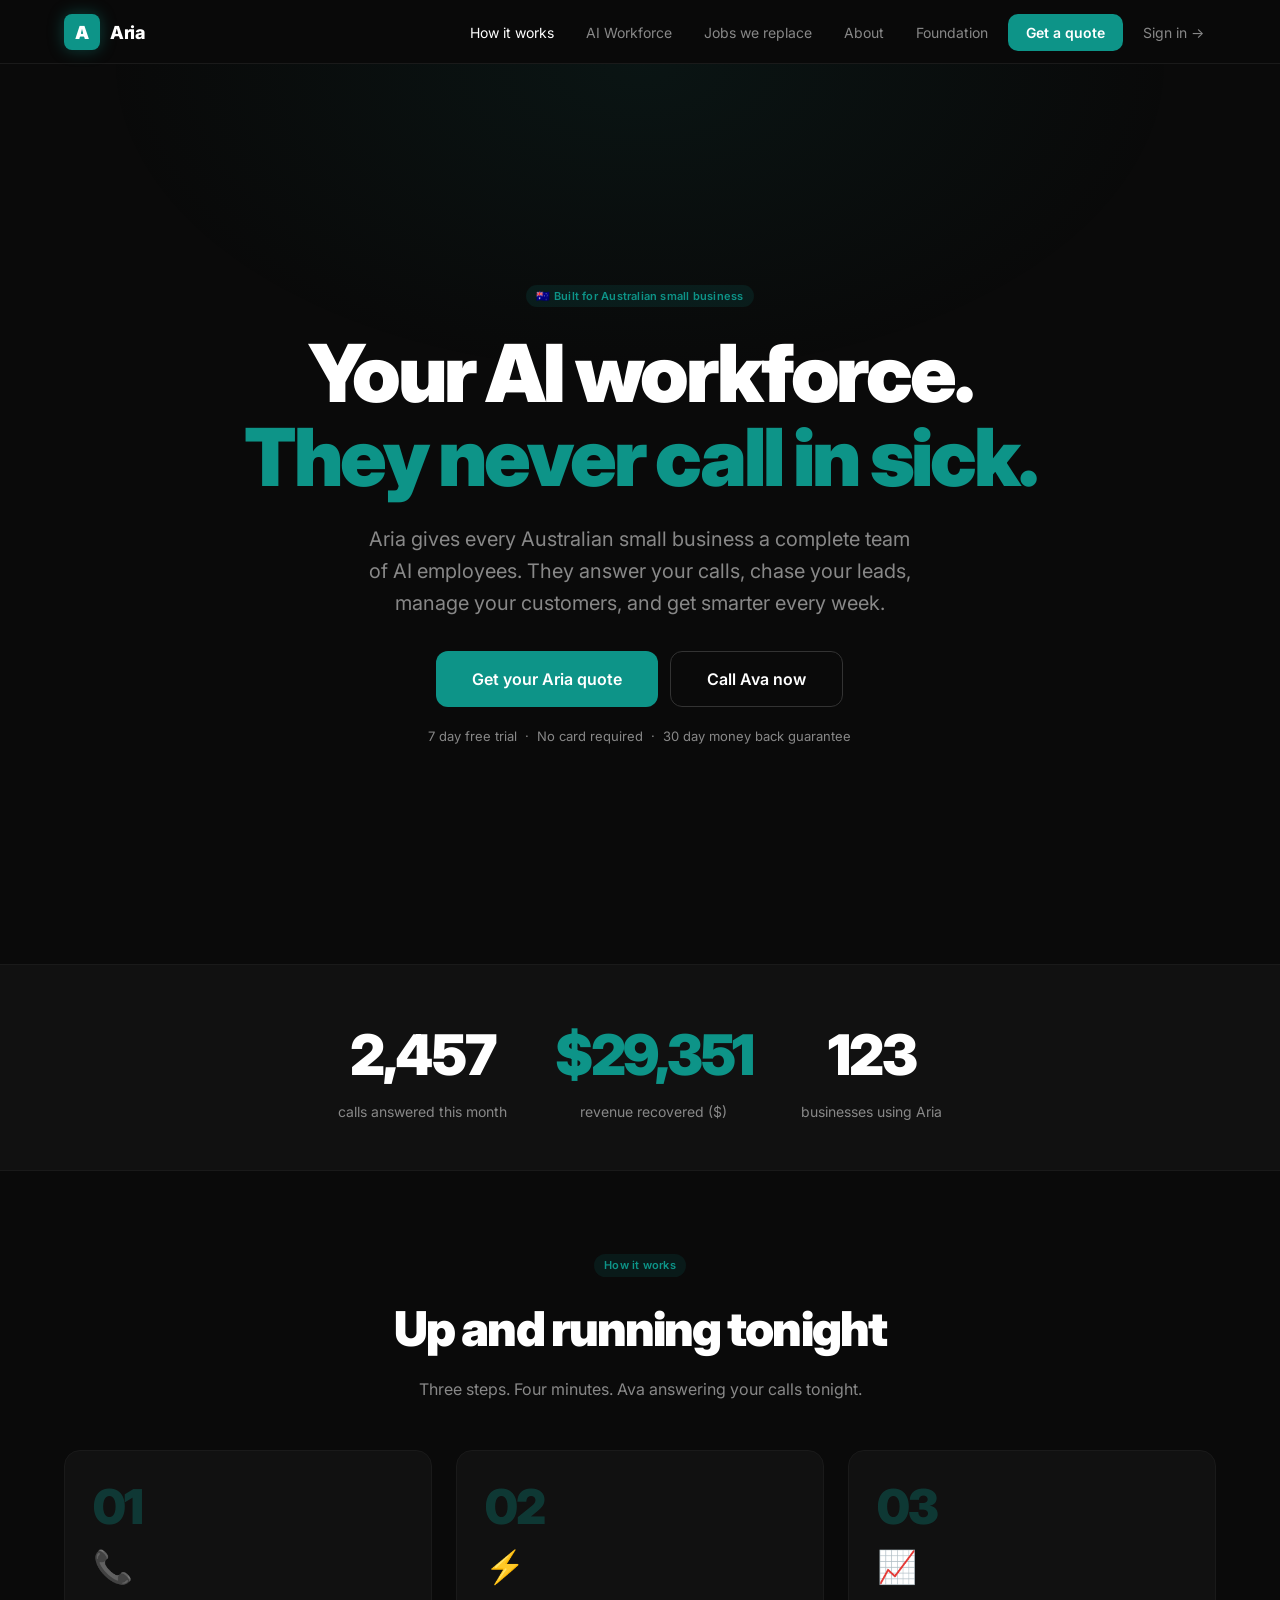
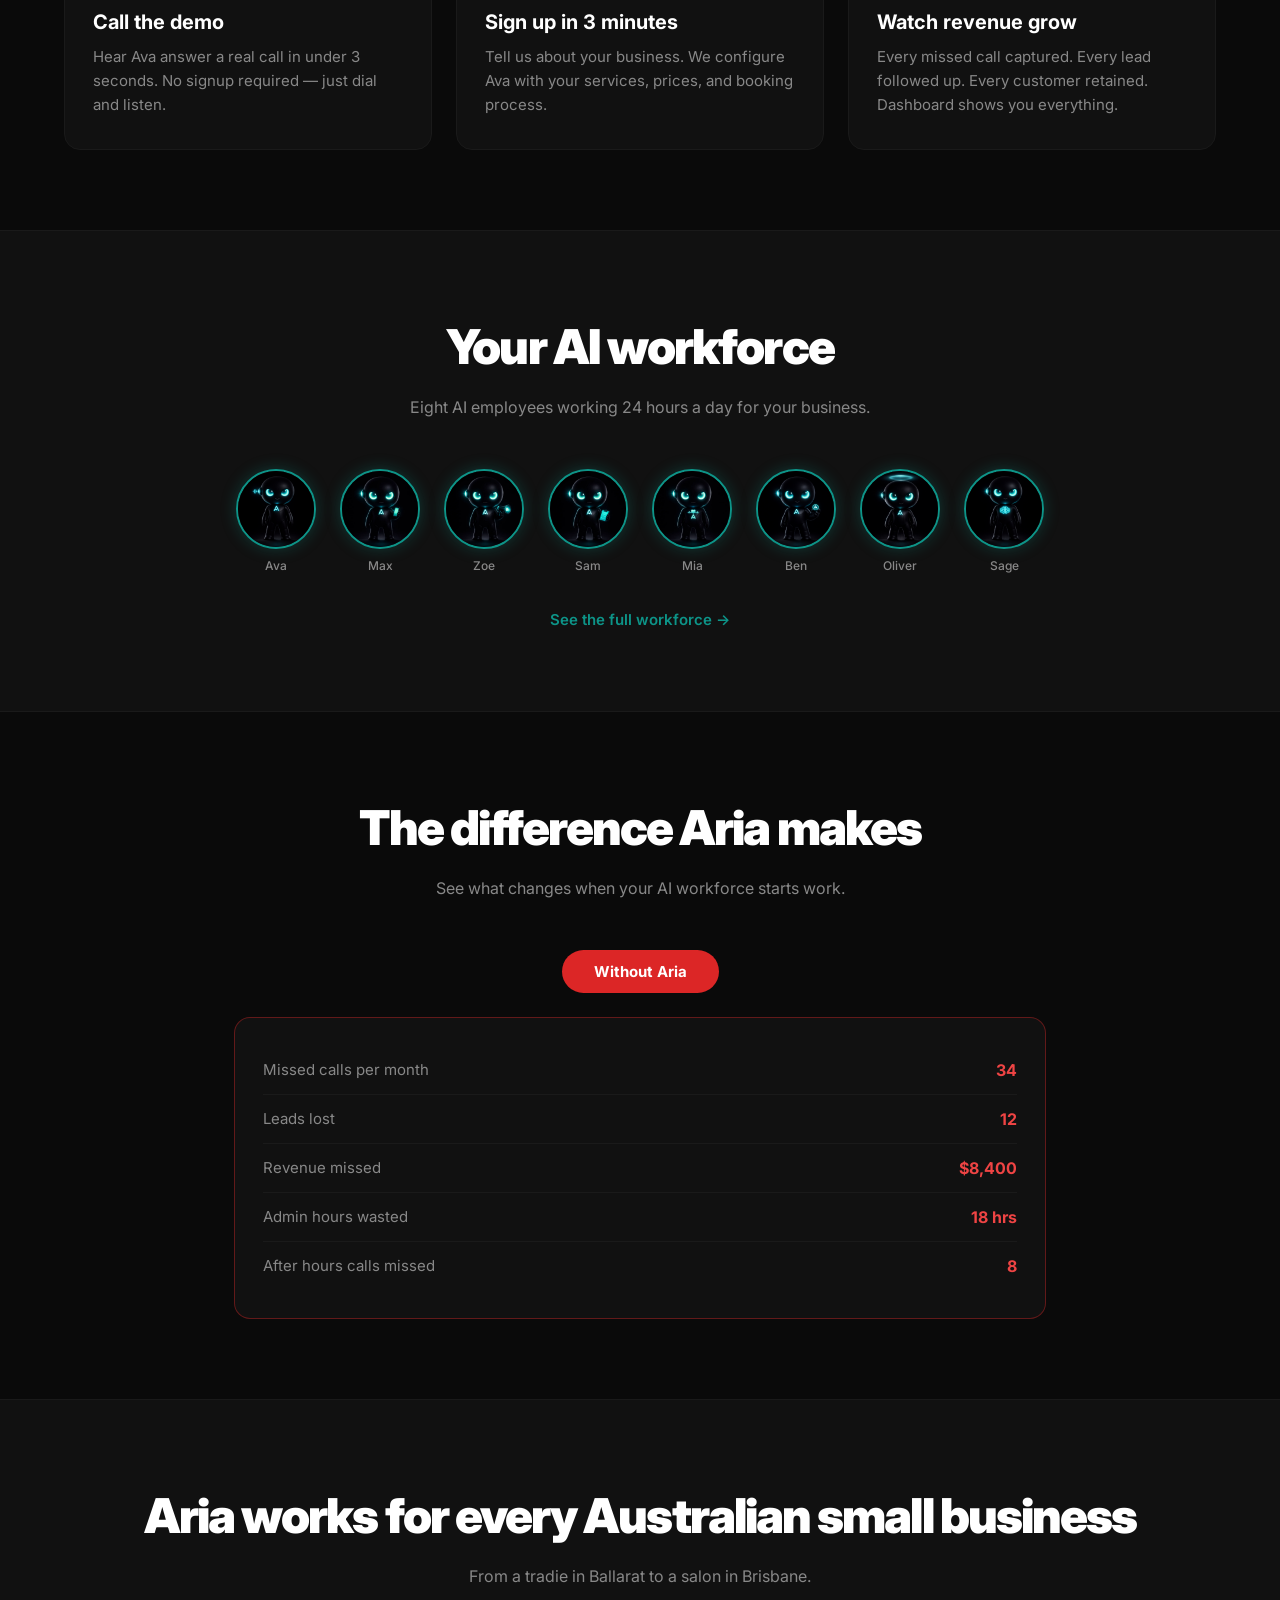
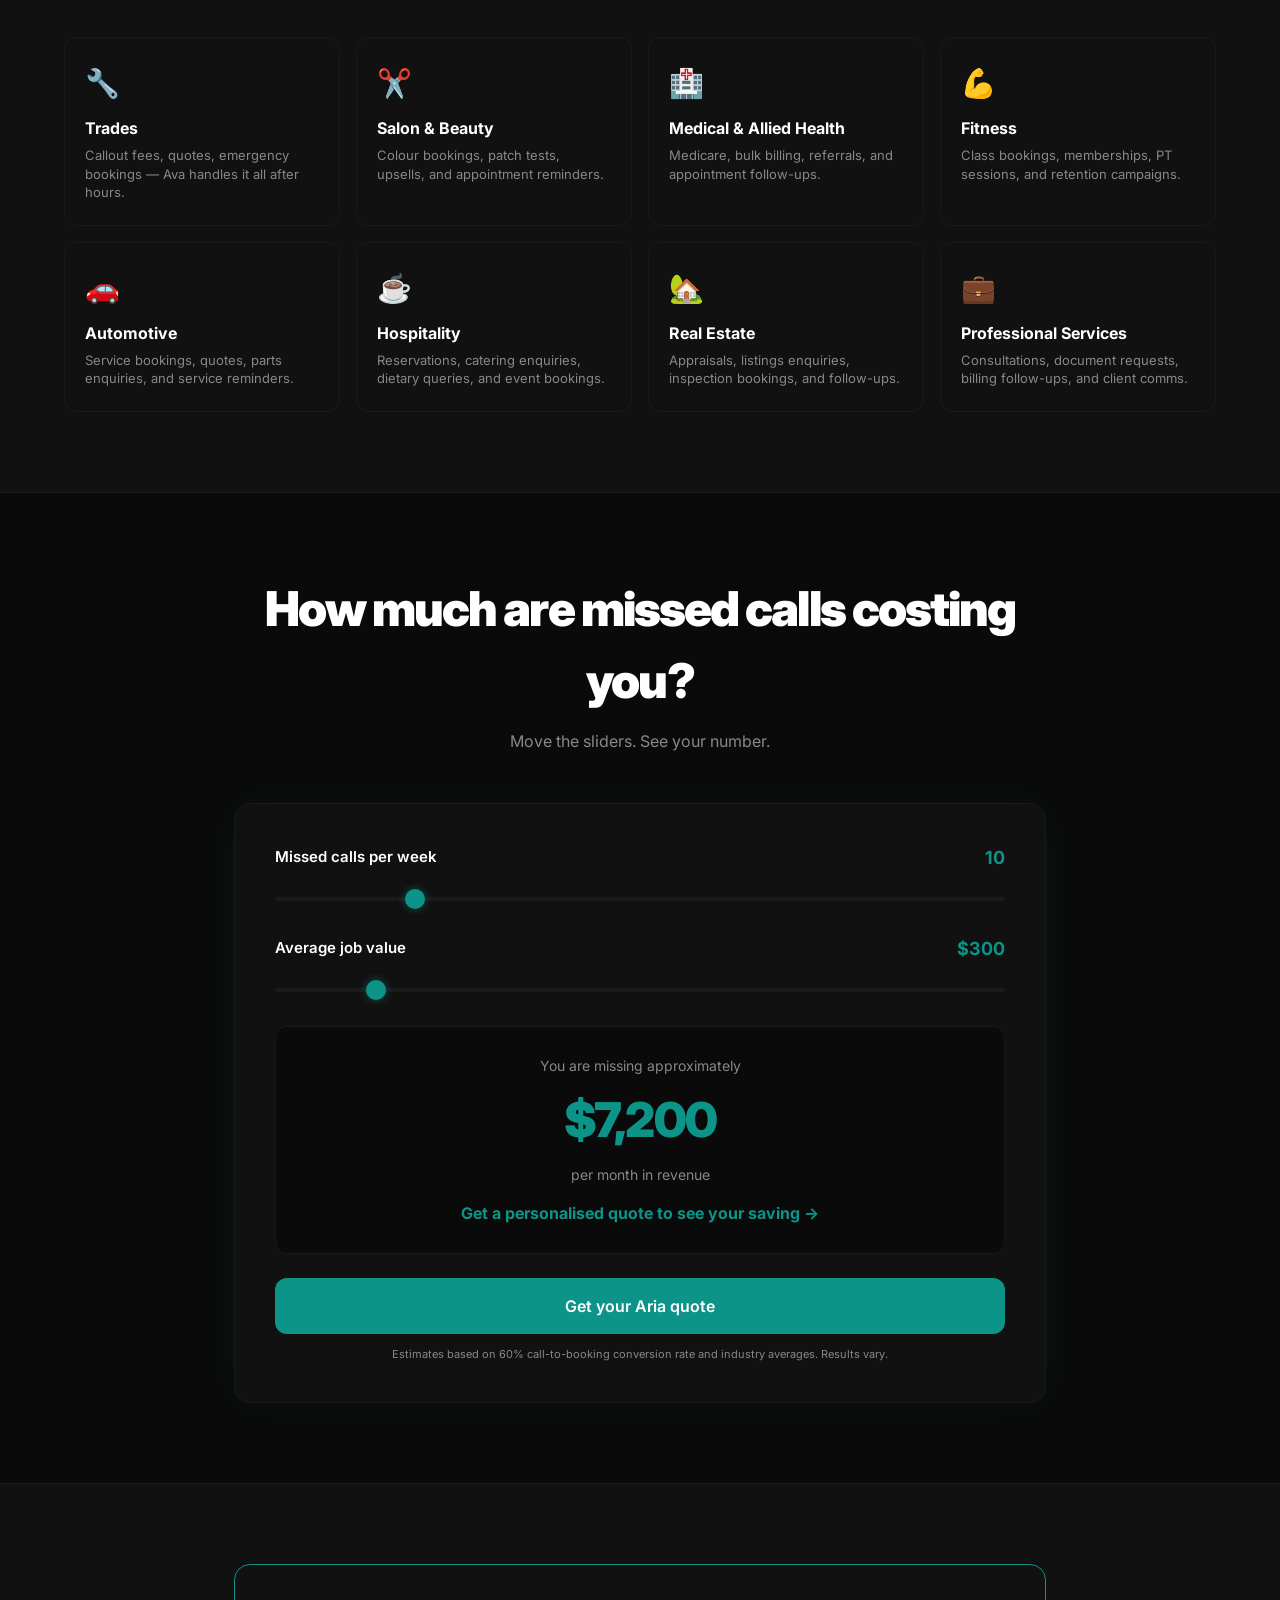
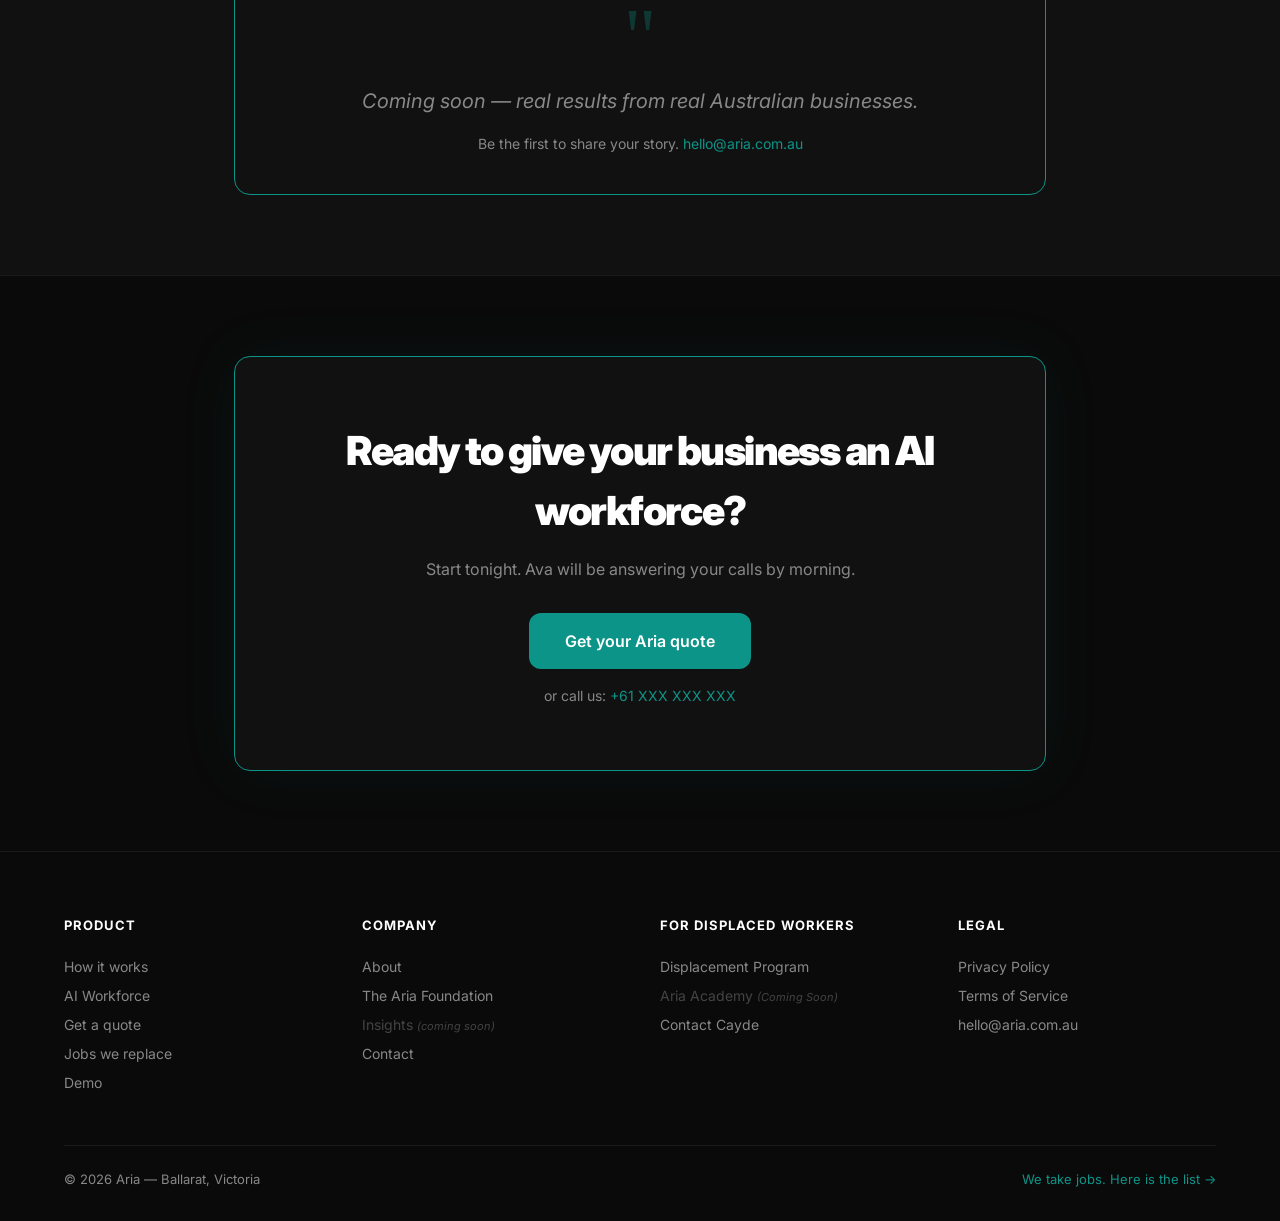
<file: index.html>
<!DOCTYPE html>
<html lang="en">
<head>
  <meta charset="UTF-8">
  <meta name="viewport" content="width=device-width, initial-scale=1.0">
  <title>Aria — Your AI Workforce | Australian Small Business</title>
  <meta name="description" content="Aria gives every Australian small business a complete team of AI employees. Ava answers your calls 24/7. Max follows up your leads. Get a personalised quote today.">
  <meta property="og:title" content="Aria — Your AI Workforce">
  <meta property="og:description" content="Every Australian small business deserves an AI workforce. Start tonight.">
  <meta property="og:type" content="website">
  <meta property="og:url" content="https://aria.com.au">
  <link rel="canonical" href="https://aria.com.au">
  <link rel="preconnect" href="https://fonts.googleapis.com">
  <link rel="preconnect" href="https://fonts.gstatic.com" crossorigin>
  <link href="https://fonts.googleapis.com/css2?family=Inter:wght@400;500;600;700;800;900&display=swap" rel="stylesheet">
  <link rel="stylesheet" href="css/styles.css">
  <link rel="stylesheet" href="css/animations.css">
</head>
<body>
<script src="js/nav.js"></script>

<main style="padding-top: 64px;">

  <!-- HERO -->
  <section class="hero-section" aria-label="Hero">
    <div class="container">
      <div class="hero-content">
        <div class="fade-up">
          <span class="badge badge-teal hero-badge">🇦🇺 Built for Australian small business</span>
        </div>
        <h1 class="hero-headline fade-up delay-100">
          Your AI workforce.<br>
          <span class="text-teal">They never call in sick.</span>
        </h1>
        <p class="hero-sub fade-up delay-200">
          Aria gives every Australian small business a complete team of AI employees. They answer your calls, chase your leads, manage your customers, and get smarter every week.
        </p>
        <div class="hero-actions fade-up delay-300">
          <a href="quote.html" class="btn-primary btn-lg">Get your Aria quote</a>
          <button class="btn-secondary btn-lg" id="demo-modal-btn" aria-haspopup="dialog">Call Ava now</button>
        </div>
        <p class="hero-guarantee fade-up delay-400">
          7 day free trial &nbsp;·&nbsp; No card required &nbsp;·&nbsp; 30 day money back guarantee
        </p>
      </div>
    </div>
  </section>

  <!-- DEMO MODAL -->
  <div class="modal-overlay" id="demo-modal" aria-hidden="true" role="dialog" aria-modal="true" aria-labelledby="modal-title">
    <div class="modal-box">
      <button class="modal-close" id="demo-modal-close" aria-label="Close demo modal">×</button>
      <p class="modal-label" id="modal-title">Call this number right now</p>
      <div class="modal-number">+61 XXX XXX XXX</div>
      <p class="modal-desc">Pretend you want to book a job. This is a real AI receptionist answering in under 3 seconds.</p>
    </div>
  </div>

  <!-- LIVE STATS -->
  <section class="section-sm" aria-label="Live statistics" style="background: var(--card); border-top: 1px solid var(--border); border-bottom: 1px solid var(--border);">
    <div class="container">
      <div class="stats-row">
        <div class="stat-item fade-up">
          <span class="stat-number" data-count="2847" aria-label="2,847 calls answered this month">0</span>
          <span class="stat-label">calls answered this month</span>
        </div>
        <div class="stat-item fade-up delay-100">
          <span class="stat-number stat-number--teal" data-count="34000" aria-label="$34,000 revenue recovered">0</span>
          <span class="stat-label">revenue recovered ($)</span>
        </div>
        <div class="stat-item fade-up delay-200">
          <span class="stat-number" data-count="143" aria-label="143 businesses using Aria">0</span>
          <span class="stat-label">businesses using Aria</span>
        </div>
      </div>
    </div>
  </section>

  <!-- HOW IT WORKS -->
  <section class="section" id="how-it-works" aria-label="How it works">
    <div class="container">
      <div class="section-header fade-up">
        <span class="badge badge-teal" style="margin-bottom:16px;">How it works</span>
        <h2 class="section-title">Up and running tonight</h2>
        <p class="section-sub">Three steps. Four minutes. Ava answering your calls tonight.</p>
      </div>
      <div class="steps-grid">
        <div class="step-card fade-up">
          <div class="step-number" aria-hidden="true">01</div>
          <div class="step-icon" aria-hidden="true">📞</div>
          <h3 class="step-title">Call the demo</h3>
          <p class="step-desc">Hear Ava answer a real call in under 3 seconds. No signup required — just dial and listen.</p>
        </div>
        <div class="step-card fade-up delay-100">
          <div class="step-number" aria-hidden="true">02</div>
          <div class="step-icon" aria-hidden="true">⚡</div>
          <h3 class="step-title">Sign up in 3 minutes</h3>
          <p class="step-desc">Tell us about your business. We configure Ava with your services, prices, and booking process.</p>
        </div>
        <div class="step-card fade-up delay-200">
          <div class="step-number" aria-hidden="true">03</div>
          <div class="step-icon" aria-hidden="true">📈</div>
          <h3 class="step-title">Watch revenue grow</h3>
          <p class="step-desc">Every missed call captured. Every lead followed up. Every customer retained. Dashboard shows you everything.</p>
        </div>
      </div>
    </div>
  </section>

  <!-- MEET THE TEAM -->
  <section class="section" aria-label="Meet the AI workforce" style="background: var(--card); border-top: 1px solid var(--border); border-bottom: 1px solid var(--border);">
    <div class="container">
      <div class="section-header fade-up">
        <h2 class="section-title">Your AI workforce</h2>
        <p class="section-sub">Eight AI employees working 24 hours a day for your business.</p>
      </div>
      <div class="team-preview fade-up delay-100" role="list">
        <a href="workforce.html" class="emp-preview-item" title="Ava — AI Receptionist" role="listitem">
          <div class="emp-preview-ring">
            <img src="assets/employees/Ava.png" alt="Ava, AI Receptionist" loading="lazy" onerror="this.style.display='none';this.nextElementSibling.style.display='flex'">
            <div class="emp-preview-fallback" style="display:none" aria-hidden="true">A</div>
          </div>
          <span class="emp-preview-name">Ava</span>
        </a>
        <a href="workforce.html" class="emp-preview-item" title="Max — AI Sales Rep" role="listitem">
          <div class="emp-preview-ring">
            <img src="assets/employees/Max.webp" alt="Max, AI Sales Representative" loading="lazy" onerror="this.style.display='none';this.nextElementSibling.style.display='flex'">
            <div class="emp-preview-fallback" style="display:none" aria-hidden="true">M</div>
          </div>
          <span class="emp-preview-name">Max</span>
        </a>
        <a href="workforce.html" class="emp-preview-item" title="Zoe — AI Marketing Assistant" role="listitem">
          <div class="emp-preview-ring">
            <img src="assets/employees/Zoe.webp" alt="Zoe, AI Marketing Assistant" loading="lazy" onerror="this.style.display='none';this.nextElementSibling.style.display='flex'">
            <div class="emp-preview-fallback" style="display:none" aria-hidden="true">Z</div>
          </div>
          <span class="emp-preview-name">Zoe</span>
        </a>
        <a href="workforce.html" class="emp-preview-item" title="Sam — AI Operations Manager" role="listitem">
          <div class="emp-preview-ring">
            <img src="assets/employees/Sam.webp" alt="Sam, AI Operations Manager" loading="lazy" onerror="this.style.display='none';this.nextElementSibling.style.display='flex'">
            <div class="emp-preview-fallback" style="display:none" aria-hidden="true">S</div>
          </div>
          <span class="emp-preview-name">Sam</span>
        </a>
        <a href="workforce.html" class="emp-preview-item" title="Mia — AI Customer Success Manager" role="listitem">
          <div class="emp-preview-ring">
            <img src="assets/employees/Mia.webp" alt="Mia, AI Customer Success Manager" loading="lazy" onerror="this.style.display='none';this.nextElementSibling.style.display='flex'">
            <div class="emp-preview-fallback" style="display:none" aria-hidden="true">M</div>
          </div>
          <span class="emp-preview-name">Mia</span>
        </a>
        <a href="workforce.html" class="emp-preview-item" title="Ben — AI Bookkeeper" role="listitem">
          <div class="emp-preview-ring">
            <img src="assets/employees/Ben.png" alt="Ben, AI Bookkeeper" loading="lazy" onerror="this.style.display='none';this.nextElementSibling.style.display='flex'">
            <div class="emp-preview-fallback" style="display:none" aria-hidden="true">B</div>
          </div>
          <span class="emp-preview-name">Ben</span>
        </a>
        <a href="workforce.html" class="emp-preview-item" title="Oliver — AI Business Onboarder" role="listitem">
          <div class="emp-preview-ring">
            <img src="assets/employees/Oliver.png" alt="Oliver, AI Business Onboarder" loading="lazy" onerror="this.style.display='none';this.nextElementSibling.style.display='flex'">
            <div class="emp-preview-fallback" style="display:none" aria-hidden="true">O</div>
          </div>
          <span class="emp-preview-name">Oliver</span>
        </a>
        <a href="workforce.html" class="emp-preview-item" title="Sage — AI Co-Founder" role="listitem">
          <div class="emp-preview-ring">
            <img src="assets/employees/Sage.png" alt="Sage, AI Co-Founder" loading="lazy" onerror="this.style.display='none';this.nextElementSibling.style.display='flex'">
            <div class="emp-preview-fallback" style="display:none" aria-hidden="true">S</div>
          </div>
          <span class="emp-preview-name">Sage</span>
        </a>
      </div>
      <div style="text-align:center; margin-top:32px;" class="fade-up delay-200">
        <a href="workforce.html" class="text-teal" style="font-size:15px; font-weight:600;">See the full workforce →</a>
      </div>
    </div>
  </section>

  <!-- BEFORE / AFTER TOGGLE -->
  <section class="section" aria-label="The difference Aria makes">
    <div class="container container-sm">
      <div class="section-header fade-up">
        <h2 class="section-title">The difference Aria makes</h2>
        <p class="section-sub">See what changes when your AI workforce starts work.</p>
      </div>
      <div class="toggle-wrapper fade-up delay-100">
        <button id="toggle-btn" class="toggle-switch-btn" style="background:#dc2626;" aria-label="Currently showing: Without Aria. Click to toggle.">Without Aria</button>
        <div id="toggle-without" class="toggle-card toggle-card--red" role="region" aria-label="Business metrics without Aria">
          <div class="toggle-row"><span>Missed calls per month</span><span class="toggle-val bad">34</span></div>
          <div class="toggle-row"><span>Leads lost</span><span class="toggle-val bad">12</span></div>
          <div class="toggle-row"><span>Revenue missed</span><span class="toggle-val bad">$8,400</span></div>
          <div class="toggle-row"><span>Admin hours wasted</span><span class="toggle-val bad">18 hrs</span></div>
          <div class="toggle-row"><span>After hours calls missed</span><span class="toggle-val bad">8</span></div>
        </div>
        <div id="toggle-with" class="toggle-card toggle-card--teal" style="display:none;" role="region" aria-label="Business metrics with Aria">
          <div class="toggle-row"><span>Calls answered</span><span class="toggle-val good">34 of 34</span></div>
          <div class="toggle-row"><span>Leads followed up</span><span class="toggle-val good">12 of 12</span></div>
          <div class="toggle-row"><span>Revenue recovered</span><span class="toggle-val good">$8,400</span></div>
          <div class="toggle-row"><span>Admin automated</span><span class="toggle-val good">18 hrs</span></div>
          <div class="toggle-row"><span>After hours answered</span><span class="toggle-val good">8 of 8</span></div>
        </div>
      </div>
    </div>
  </section>

  <!-- INDUSTRIES -->
  <section class="section" aria-label="Industries Aria serves" style="background: var(--card); border-top: 1px solid var(--border); border-bottom: 1px solid var(--border);">
    <div class="container">
      <div class="section-header fade-up">
        <h2 class="section-title">Aria works for every Australian small business</h2>
        <p class="section-sub">From a tradie in Ballarat to a salon in Brisbane.</p>
      </div>
      <div class="industries-grid">
        <div class="industry-card fade-up">
          <div class="industry-icon" aria-hidden="true">🔧</div>
          <div class="industry-name">Trades</div>
          <div class="industry-desc">Callout fees, quotes, emergency bookings — Ava handles it all after hours.</div>
        </div>
        <div class="industry-card fade-up delay-100">
          <div class="industry-icon" aria-hidden="true">✂️</div>
          <div class="industry-name">Salon &amp; Beauty</div>
          <div class="industry-desc">Colour bookings, patch tests, upsells, and appointment reminders.</div>
        </div>
        <div class="industry-card fade-up delay-200">
          <div class="industry-icon" aria-hidden="true">🏥</div>
          <div class="industry-name">Medical &amp; Allied Health</div>
          <div class="industry-desc">Medicare, bulk billing, referrals, and appointment follow-ups.</div>
        </div>
        <div class="industry-card fade-up delay-300">
          <div class="industry-icon" aria-hidden="true">💪</div>
          <div class="industry-name">Fitness</div>
          <div class="industry-desc">Class bookings, memberships, PT sessions, and retention campaigns.</div>
        </div>
        <div class="industry-card fade-up">
          <div class="industry-icon" aria-hidden="true">🚗</div>
          <div class="industry-name">Automotive</div>
          <div class="industry-desc">Service bookings, quotes, parts enquiries, and service reminders.</div>
        </div>
        <div class="industry-card fade-up delay-100">
          <div class="industry-icon" aria-hidden="true">☕</div>
          <div class="industry-name">Hospitality</div>
          <div class="industry-desc">Reservations, catering enquiries, dietary queries, and event bookings.</div>
        </div>
        <div class="industry-card fade-up delay-200">
          <div class="industry-icon" aria-hidden="true">🏡</div>
          <div class="industry-name">Real Estate</div>
          <div class="industry-desc">Appraisals, listings enquiries, inspection bookings, and follow-ups.</div>
        </div>
        <div class="industry-card fade-up delay-300">
          <div class="industry-icon" aria-hidden="true">💼</div>
          <div class="industry-name">Professional Services</div>
          <div class="industry-desc">Consultations, document requests, billing follow-ups, and client comms.</div>
        </div>
      </div>
    </div>
  </section>

  <!-- ROI CALCULATOR -->
  <section class="section" id="demo" aria-label="ROI Calculator">
    <div class="container container-sm">
      <div class="section-header fade-up">
        <h2 class="section-title">How much are missed calls costing you?</h2>
        <p class="section-sub">Move the sliders. See your number.</p>
      </div>
      <div class="card card-glow fade-up delay-100" style="padding:40px;">
        <div class="calc-field">
          <div class="calc-label-row">
            <label for="calc-calls">Missed calls per week</label>
            <span class="calc-val-display text-teal" id="calc-calls-val" aria-live="polite">10</span>
          </div>
          <input type="range" id="calc-calls" min="1" max="50" value="10" class="calc-slider" aria-label="Missed calls per week">
        </div>
        <div class="calc-field">
          <div class="calc-label-row">
            <label for="calc-value">Average job value</label>
            <span class="calc-val-display text-teal" id="calc-value-val" aria-live="polite">$300</span>
          </div>
          <input type="range" id="calc-value" min="50" max="2000" value="300" step="50" class="calc-slider" aria-label="Average job value in dollars">
        </div>
        <div class="calc-result" id="calc-result" aria-live="polite" aria-atomic="true">
          <p class="calc-result-label">You are missing approximately</p>
          <p class="calc-result-number" id="calc-missed">$7,200</p>
          <p class="calc-result-label">per month in revenue</p>
          <div class="calc-comparison">
            <a href="quote.html" class="text-teal" style="font-weight:700;font-size:16px;">Get a personalised quote to see your saving →</a>
          </div>
        </div>
        <a href="quote.html" class="btn-primary btn-lg" style="width:100%;text-align:center;margin-top:24px;display:block;">Get your Aria quote</a>
        <p style="color:var(--muted);font-size:11px;margin-top:12px;text-align:center;">Estimates based on 60% call-to-booking conversion rate and industry averages. Results vary.</p>
      </div>
    </div>
  </section>

  <!-- TESTIMONIAL -->
  <section class="section" aria-label="Customer testimonials" style="background: var(--card); border-top: 1px solid var(--border); border-bottom: 1px solid var(--border);">
    <div class="container container-sm">
      <div class="testimonial-card fade-up">
        <div class="testimonial-quote" aria-hidden="true">"</div>
        <p class="testimonial-text">Coming soon — real results from real Australian businesses.</p>
        <p class="testimonial-attribution">Be the first to share your story. <a href="mailto:hello@aria.com.au" class="text-teal">hello@aria.com.au</a></p>
      </div>
    </div>
  </section>

  <!-- FINAL CTA -->
  <section class="section" aria-label="Get started">
    <div class="container container-sm">
      <div class="cta-card fade-up">
        <h2 class="cta-title">Ready to give your business an AI workforce?</h2>
        <p class="cta-sub">Start tonight. Ava will be answering your calls by morning.</p>
        <a href="quote.html" class="btn-primary btn-lg" style="margin: 0 auto; display: inline-block;">Get your Aria quote</a>
        <p class="cta-phone">or call us: <a href="tel:+61XXXXXXXXX" class="text-teal">+61 XXX XXX XXX</a></p>
      </div>
    </div>
  </section>

</main>

<script src="js/footer.js"></script>
<script src="js/animations.js"></script>
<script src="js/toggle.js"></script>
<script src="js/calculator.js"></script>
<script>
  // Demo modal
  (function() {
    var modalBtn = document.getElementById('demo-modal-btn');
    var modal = document.getElementById('demo-modal');
    var modalClose = document.getElementById('demo-modal-close');
    if (!modalBtn) return;

    function openModal() {
      modal.classList.add('open');
      modal.setAttribute('aria-hidden', 'false');
      document.body.style.overflow = 'hidden';
      modalClose.focus();
    }
    function closeModal() {
      modal.classList.remove('open');
      modal.setAttribute('aria-hidden', 'true');
      document.body.style.overflow = '';
      modalBtn.focus();
    }

    modalBtn.addEventListener('click', openModal);
    modalClose.addEventListener('click', closeModal);
    modal.addEventListener('click', function(e) {
      if (e.target === modal) closeModal();
    });
    document.addEventListener('keydown', function(e) {
      if (e.key === 'Escape' && modal.classList.contains('open')) closeModal();
    });
  })();
</script>
</body>
</html>
</file>
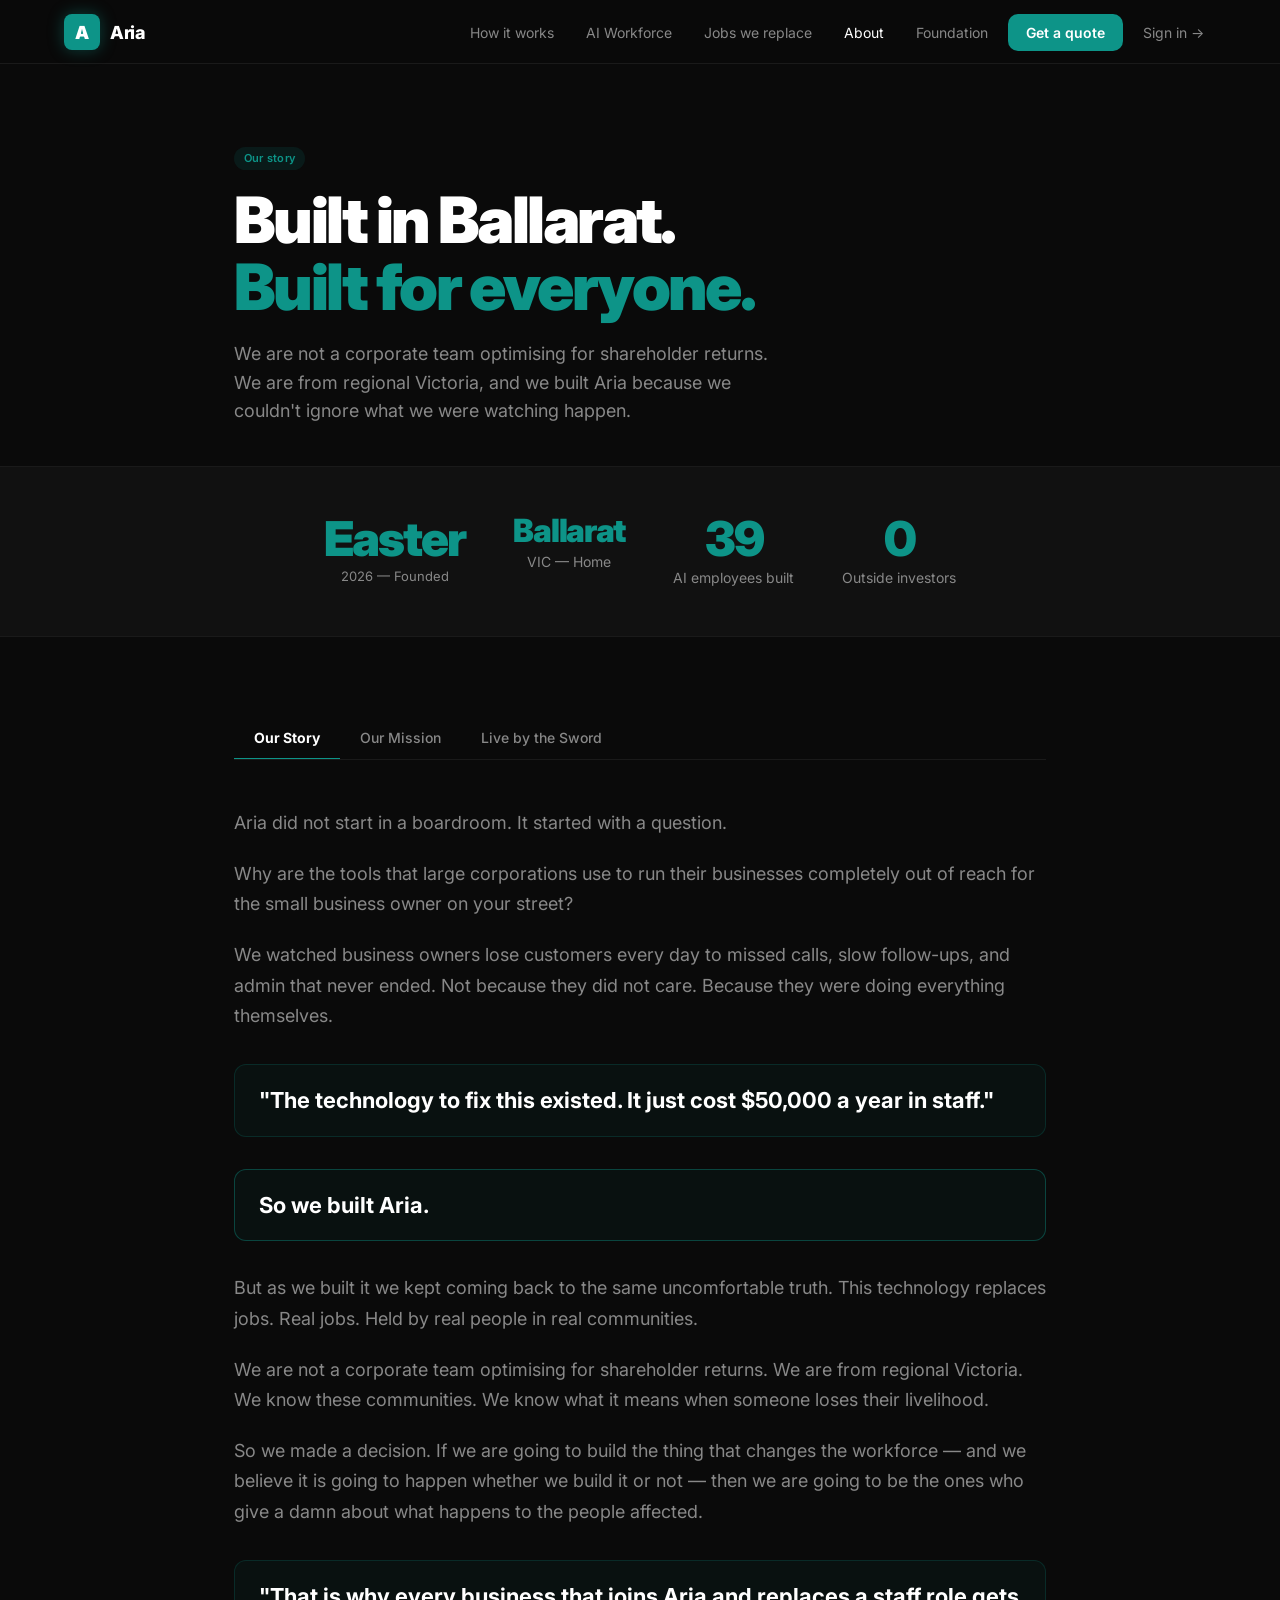
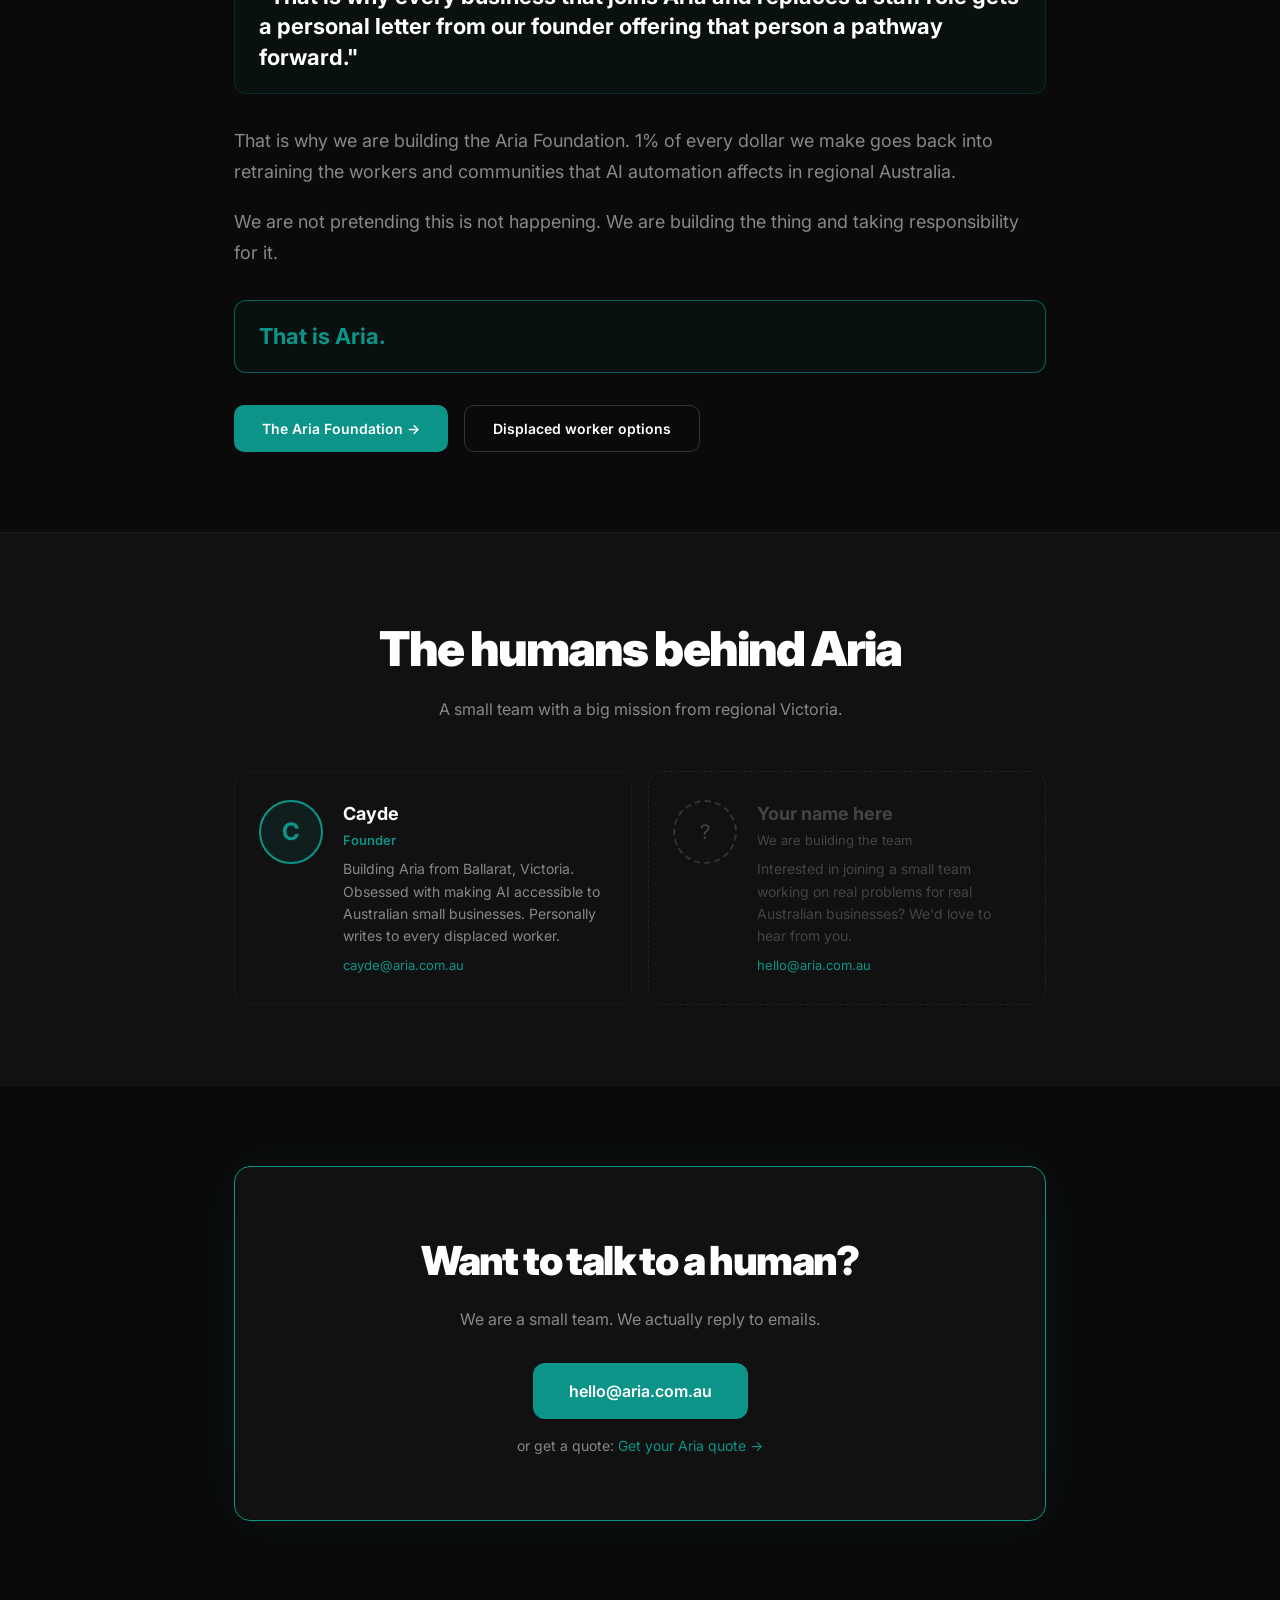
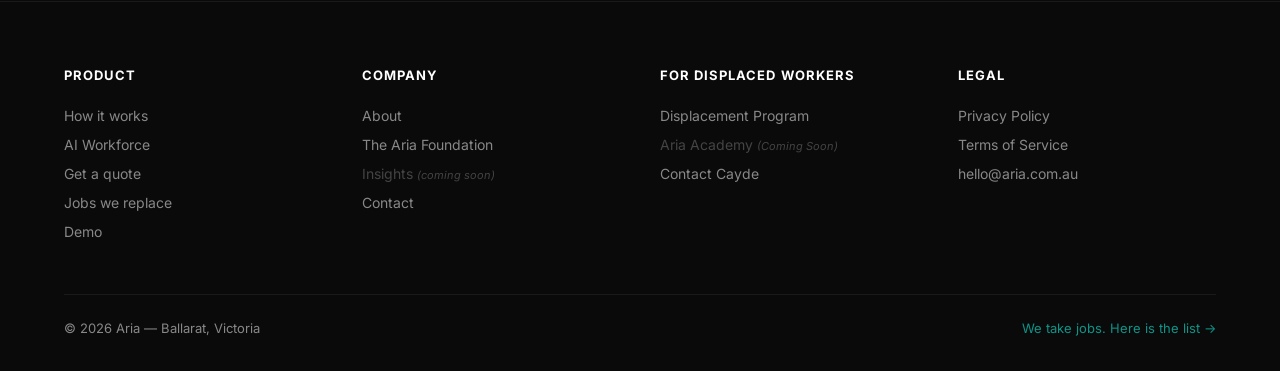
<file: about.html>
<!DOCTYPE html>
<html lang="en">
<head>
  <meta charset="UTF-8">
  <meta name="viewport" content="width=device-width, initial-scale=1.0">
  <title>About Aria — Built in Ballarat for Australian Small Business</title>
  <meta name="description" content="Aria started with a question: why are enterprise AI tools completely out of reach for the small business owner on your street? We built the answer. From Ballarat, Victoria.">
  <meta property="og:title" content="About Aria — Built in Ballarat for Australian Small Business">
  <meta property="og:description" content="We built the thing that changes the workforce. And we're taking responsibility for it.">
  <meta property="og:type" content="website">
  <meta property="og:url" content="https://aria.com.au/about.html">
  <link rel="canonical" href="https://aria.com.au/about.html">
  <link rel="preconnect" href="https://fonts.googleapis.com">
  <link rel="preconnect" href="https://fonts.gstatic.com" crossorigin>
  <link href="https://fonts.googleapis.com/css2?family=Inter:wght@400;500;600;700;800;900&display=swap" rel="stylesheet">
  <link rel="stylesheet" href="css/styles.css">
  <link rel="stylesheet" href="css/animations.css">
</head>
<body>
<script src="js/nav.js"></script>

<main style="padding-top: 64px;">

  <!-- HERO -->
  <section class="section" style="padding-top:80px;padding-bottom:40px;" aria-label="About hero">
    <div class="container container-sm">
      <div class="fade-up">
        <span class="badge badge-teal" style="margin-bottom:16px;">Our story</span>
        <h1 style="font-size:clamp(36px,5vw,64px);font-weight:900;letter-spacing:-0.04em;line-height:1.05;margin-bottom:20px;">
          Built in Ballarat.<br>
          <span class="text-teal">Built for everyone.</span>
        </h1>
        <p style="color:var(--muted);font-size:18px;line-height:1.6;max-width:560px;">
          We are not a corporate team optimising for shareholder returns. We are from regional Victoria, and we built Aria because we couldn't ignore what we were watching happen.
        </p>
      </div>
    </div>
  </section>

  <!-- STATS BAR -->
  <section class="section-sm" style="background:var(--card);border-top:1px solid var(--border);border-bottom:1px solid var(--border);" aria-label="Company statistics">
    <div class="container">
      <div class="stats-row">
        <div class="about-stat fade-up">
          <p class="about-stat-number">Easter</p>
          <p class="about-stat-label" style="font-size:13px;">2026 — Founded</p>
        </div>
        <div class="about-stat fade-up delay-100">
          <p class="about-stat-number" style="font-size:32px;">Ballarat</p>
          <p class="about-stat-label">VIC — Home</p>
        </div>
        <div class="about-stat fade-up delay-200">
          <p class="about-stat-number" data-count="40">0</p>
          <p class="about-stat-label">AI employees built</p>
        </div>
        <div class="about-stat fade-up delay-300">
          <p class="about-stat-number">0</p>
          <p class="about-stat-label">Outside investors</p>
        </div>
      </div>
    </div>
  </section>

  <!-- TABS -->
  <section class="section" aria-label="About sections">
    <div class="container container-sm">

      <div class="tabs-container" role="tablist" aria-label="About page sections">
        <div class="tabs-nav" style="margin-bottom:48px;">
          <button class="tab-btn active" data-tab="story">Our Story</button>
          <button class="tab-btn" data-tab="mission">Our Mission</button>
          <button class="tab-btn" data-tab="sword">Live by the Sword</button>
        </div>

        <!-- OUR STORY -->
        <div data-panel="story" class="tab-panel" style="opacity:1;">

          <p class="story-para fade-up">Aria did not start in a boardroom. It started with a question.</p>

          <p class="story-para fade-up delay-100">Why are the tools that large corporations use to run their businesses completely out of reach for the small business owner on your street?</p>

          <p class="story-para fade-up delay-200">We watched business owners lose customers every day to missed calls, slow follow-ups, and admin that never ended. Not because they did not care. Because they were doing everything themselves.</p>

          <div class="highlight-box fade-up delay-300" style="margin:32px 0;">
            <p class="story-para--highlight" style="margin-bottom:0;">"The technology to fix this existed. It just cost $50,000 a year in staff."</p>
          </div>

          <div class="highlight-box fade-up" style="margin:32px 0;border-color:rgba(13,148,136,0.4);">
            <p class="story-para--highlight" style="margin-bottom:0;">So we built Aria.</p>
          </div>

          <p class="story-para fade-up delay-100">But as we built it we kept coming back to the same uncomfortable truth. This technology replaces jobs. Real jobs. Held by real people in real communities.</p>

          <p class="story-para fade-up delay-200">We are not a corporate team optimising for shareholder returns. We are from regional Victoria. We know these communities. We know what it means when someone loses their livelihood.</p>

          <p class="story-para fade-up delay-300">So we made a decision. If we are going to build the thing that changes the workforce — and we believe it is going to happen whether we build it or not — then we are going to be the ones who give a damn about what happens to the people affected.</p>

          <div class="highlight-box fade-up" style="margin:32px 0;">
            <p class="story-para--highlight" style="margin-bottom:0;">"That is why every business that joins Aria and replaces a staff role gets a personal letter from our founder offering that person a pathway forward."</p>
          </div>

          <p class="story-para fade-up delay-100">That is why we are building the Aria Foundation. 1% of every dollar we make goes back into retraining the workers and communities that AI automation affects in regional Australia.</p>

          <p class="story-para fade-up delay-200">We are not pretending this is not happening. We are building the thing and taking responsibility for it.</p>

          <div class="highlight-box fade-up delay-300" style="margin:32px 0;border-color:rgba(13,148,136,0.6);">
            <p class="story-para--highlight" style="color:var(--teal);margin-bottom:0;">That is Aria.</p>
          </div>

          <div style="display:flex;gap:16px;flex-wrap:wrap;margin-top:32px;" class="fade-up">
            <a href="foundation.html" class="btn-primary">The Aria Foundation →</a>
            <a href="displacement-options.html" class="btn-secondary">Displaced worker options</a>
          </div>

        </div>

        <!-- OUR MISSION -->
        <div data-panel="mission" class="tab-panel" style="display:none;opacity:0;">

          <div class="manifesto-card fade-up" style="margin-bottom:48px;">
            <p style="color:var(--muted);font-size:13px;font-weight:600;letter-spacing:0.08em;text-transform:uppercase;margin-bottom:16px;">Mission</p>
            <p style="font-size:clamp(20px,3vw,32px);font-weight:800;letter-spacing:-0.03em;line-height:1.3;color:white;">
              To give every Australian small business access to enterprise-level AI capabilities — and to do it responsibly.
            </p>
          </div>

          <p class="story-para fade-up delay-100">That means making powerful tools affordable. It means telling the truth about what AI does to jobs. And it means building infrastructure to support the people affected.</p>

          <div style="display:grid;grid-template-columns:repeat(auto-fill,minmax(240px,1fr));gap:16px;margin:48px 0;">

            <div class="pillar-card fade-up">
              <div class="pillar-icon" aria-hidden="true">🔓</div>
              <h3 class="pillar-title">Accessibility</h3>
              <p class="pillar-desc">The tradie in Ballarat deserves the same tools as the corporation in Sydney. We are building to close that gap permanently.</p>
            </div>

            <div class="pillar-card fade-up delay-100">
              <div class="pillar-icon" aria-hidden="true">⚖️</div>
              <h3 class="pillar-title">Accountability</h3>
              <p class="pillar-desc">We list every job we replace publicly. We write to every displaced worker personally. We fund retraining with 1% of revenue. No hiding.</p>
            </div>

            <div class="pillar-card fade-up delay-200">
              <div class="pillar-icon" aria-hidden="true">🤝</div>
              <h3 class="pillar-title">Authenticity</h3>
              <p class="pillar-desc">We say what we actually think. We do not use corporate language to hide uncomfortable truths. We are from this community and we act like it.</p>
            </div>

          </div>

          <div class="card fade-up delay-100" style="border-color:var(--teal);padding:32px;">
            <p style="font-size:13px;font-weight:600;color:var(--muted);letter-spacing:0.06em;text-transform:uppercase;margin-bottom:12px;">What we believe</p>
            <div style="display:flex;flex-direction:column;gap:12px;">
              <div class="commitment-item">
                <span class="commitment-icon" aria-hidden="true">→</span>
                <p class="commitment-text"><strong>AI automation is inevitable.</strong> It will happen with or without Aria. We would rather build it with accountability than leave it to people who do not care about the consequences.</p>
              </div>
              <div class="commitment-item">
                <span class="commitment-icon" aria-hidden="true">→</span>
                <p class="commitment-text"><strong>Small business is the backbone of Australia.</strong> There are 2.5 million small businesses in this country. Most of them are being left behind by technology that should be helping them.</p>
              </div>
              <div class="commitment-item">
                <span class="commitment-icon" aria-hidden="true">→</span>
                <p class="commitment-text"><strong>Regional communities matter.</strong> We are based in Ballarat. We know what happens to communities when work disappears. That is why we are building something to replace it, not just remove it.</p>
              </div>
            </div>
          </div>

        </div>

        <!-- LIVE BY THE SWORD -->
        <div data-panel="sword" class="tab-panel" style="display:none;opacity:0;">

          <div class="manifesto-card fade-up" style="margin-bottom:40px;">
            <p style="font-size:13px;font-weight:600;color:var(--teal);letter-spacing:0.08em;text-transform:uppercase;margin-bottom:16px;">Founding philosophy</p>
            <h2 style="font-size:clamp(24px,3.5vw,40px);font-weight:900;letter-spacing:-0.04em;line-height:1.2;margin-bottom:20px;">
              "Live by the sword, die by the sword."
            </h2>
            <p style="color:var(--muted);font-size:16px;line-height:1.6;">
              We built the thing that displaces workers. So we live with that. We are accountable to it. And if the world ever displaces Aria the same way — we will accept that too.
            </p>
          </div>

          <p class="manifesto-text fade-up">We built Aria knowing exactly what it does. It replaces jobs. Real jobs. Held by real people who need them to live.</p>

          <p class="manifesto-text fade-up delay-100">We built it anyway — because we genuinely believe it will be better for Australian small businesses and for Australian communities if this technology is accessible to everyone, not just companies that can afford enterprise software.</p>

          <p class="manifesto-text fade-up delay-200">But we are not going to pretend the displacement doesn't happen. We are not going to hide behind "the future of work" and "new opportunities" while real people lose real income.</p>

          <p class="manifesto-text fade-up delay-300">So we made rules for ourselves.</p>

          <div style="display:flex;flex-direction:column;gap:16px;margin:32px 0;" class="fade-up">
            <div class="commitment-item">
              <span class="commitment-icon" aria-hidden="true">01</span>
              <p class="commitment-text"><strong>We list every job we replace publicly.</strong> No euphemisms. Every role, every salary, every AI employee that takes it. You can see it all on the <a href="jobs.html" class="text-teal">jobs page</a>.</p>
            </div>
            <div class="commitment-item">
              <span class="commitment-icon" aria-hidden="true">02</span>
              <p class="commitment-text"><strong>Every displaced worker gets a personal letter from Cayde.</strong> Not a form email. A real letter with real options for what to do next.</p>
            </div>
            <div class="commitment-item">
              <span class="commitment-icon" aria-hidden="true">03</span>
              <p class="commitment-text"><strong>1% of all revenue goes to the Aria Foundation.</strong> Funded retraining, scholarships, and community support for people displaced by AI automation in regional Australia.</p>
            </div>
            <div class="commitment-item">
              <span class="commitment-icon" aria-hidden="true">04</span>
              <p class="commitment-text"><strong>We never optimise for growth at the expense of accountability.</strong> If we ever catch ourselves hiding something uncomfortable, that is a signal we have lost our way.</p>
            </div>
          </div>

          <p class="manifesto-text fade-up">We are not the good guys. We are the honest guys. There is a difference.</p>

          <p class="manifesto-text fade-up delay-100">The good guys do not build AI that replaces receptionists. The honest guys build it, list every job it takes, write letters to every person affected, and fund the programs to help them find what's next.</p>

          <div class="highlight-box fade-up delay-200" style="margin:32px 0;">
            <p class="story-para--highlight" style="margin-bottom:0;color:var(--teal);">That is what it means to live by the sword.</p>
          </div>

          <div style="display:flex;gap:16px;flex-wrap:wrap;" class="fade-up delay-300">
            <a href="foundation.html" class="btn-primary">The Aria Foundation</a>
            <a href="jobs.html" class="btn-secondary">See the job list</a>
          </div>

        </div>
      </div>

    </div>
  </section>

  <!-- TEAM -->
  <section class="section" style="background:var(--card);border-top:1px solid var(--border);border-bottom:1px solid var(--border);" aria-label="Team">
    <div class="container container-sm">
      <div class="section-header fade-up">
        <h2 class="section-title">The humans behind Aria</h2>
        <p class="section-sub">A small team with a big mission from regional Victoria.</p>
      </div>
      <div class="grid-2 fade-up delay-100">
        <div class="card" style="display:flex;align-items:flex-start;gap:20px;">
          <div style="width:64px;height:64px;border-radius:50%;background:rgba(13,148,136,0.1);border:2px solid var(--teal);display:flex;align-items:center;justify-content:center;font-size:24px;font-weight:700;color:var(--teal);flex-shrink:0;">C</div>
          <div>
            <p style="font-size:18px;font-weight:700;margin-bottom:4px;">Cayde</p>
            <p style="color:var(--teal);font-size:13px;font-weight:600;margin-bottom:8px;">Founder</p>
            <p style="color:var(--muted);font-size:14px;line-height:1.6;">Building Aria from Ballarat, Victoria. Obsessed with making AI accessible to Australian small businesses. Personally writes to every displaced worker.</p>
            <a href="mailto:cayde@aria.com.au" class="text-teal" style="font-size:13px;margin-top:8px;display:inline-block;">cayde@aria.com.au</a>
          </div>
        </div>
        <div class="card" style="display:flex;align-items:flex-start;gap:20px;border-style:dashed;border-color:#222;">
          <div style="width:64px;height:64px;border-radius:50%;background:#111;border:2px dashed #333;display:flex;align-items:center;justify-content:center;font-size:20px;color:#444;flex-shrink:0;">?</div>
          <div>
            <p style="font-size:18px;font-weight:700;margin-bottom:4px;color:#444;">Your name here</p>
            <p style="color:#444;font-size:13px;margin-bottom:8px;">We are building the team</p>
            <p style="color:#444;font-size:14px;line-height:1.6;">Interested in joining a small team working on real problems for real Australian businesses? We'd love to hear from you.</p>
            <a href="mailto:hello@aria.com.au" class="text-teal" style="font-size:13px;margin-top:8px;display:inline-block;">hello@aria.com.au</a>
          </div>
        </div>
      </div>
    </div>
  </section>

  <!-- CTA -->
  <section class="section" aria-label="Get in touch">
    <div class="container container-sm">
      <div class="cta-card fade-up">
        <h2 class="cta-title">Want to talk to a human?</h2>
        <p class="cta-sub">We are a small team. We actually reply to emails.</p>
        <a href="mailto:hello@aria.com.au" class="btn-primary btn-lg" style="margin:0 auto;display:inline-block;">hello@aria.com.au</a>
        <p class="cta-phone">or get a quote: <a href="quote.html" class="text-teal">Get your Aria quote →</a></p>
      </div>
    </div>
  </section>

</main>

<script src="js/footer.js"></script>
<script src="js/animations.js"></script>
<script src="js/tabs.js"></script>
</body>
</html>
</file>
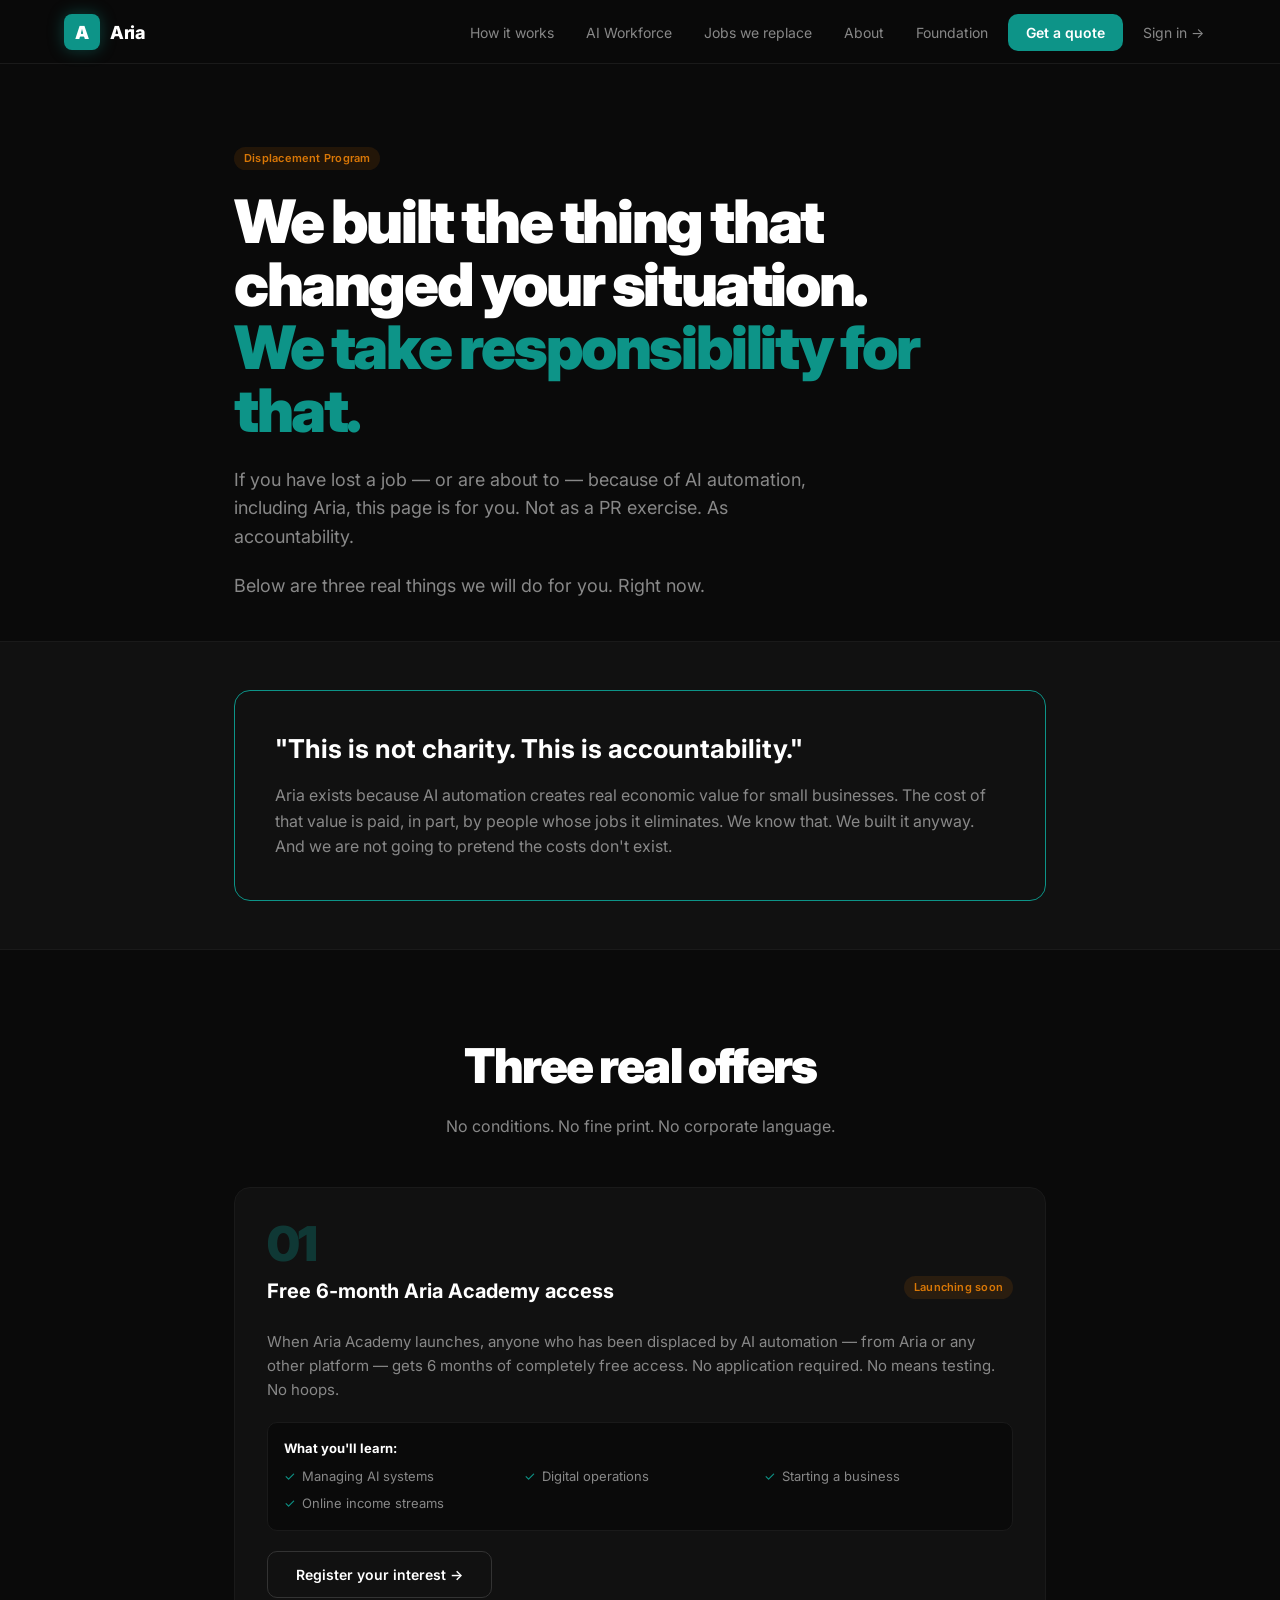
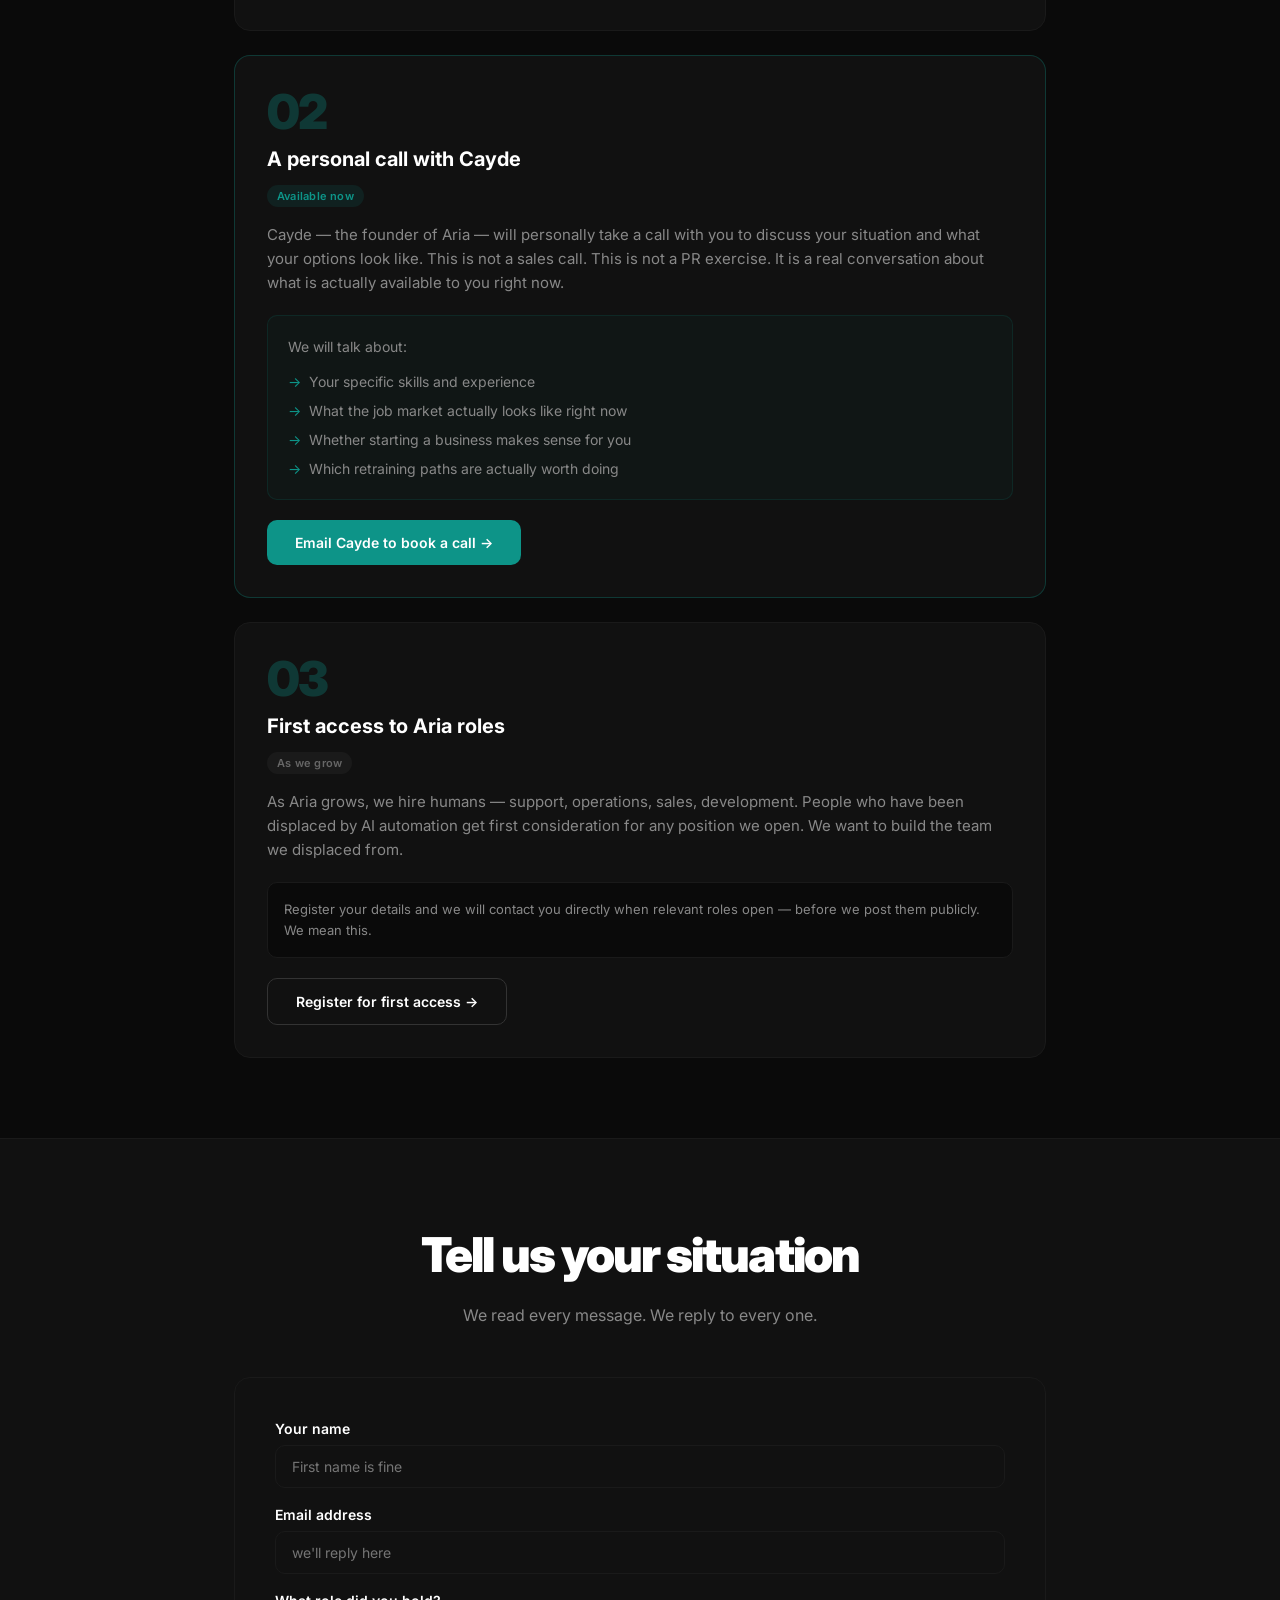
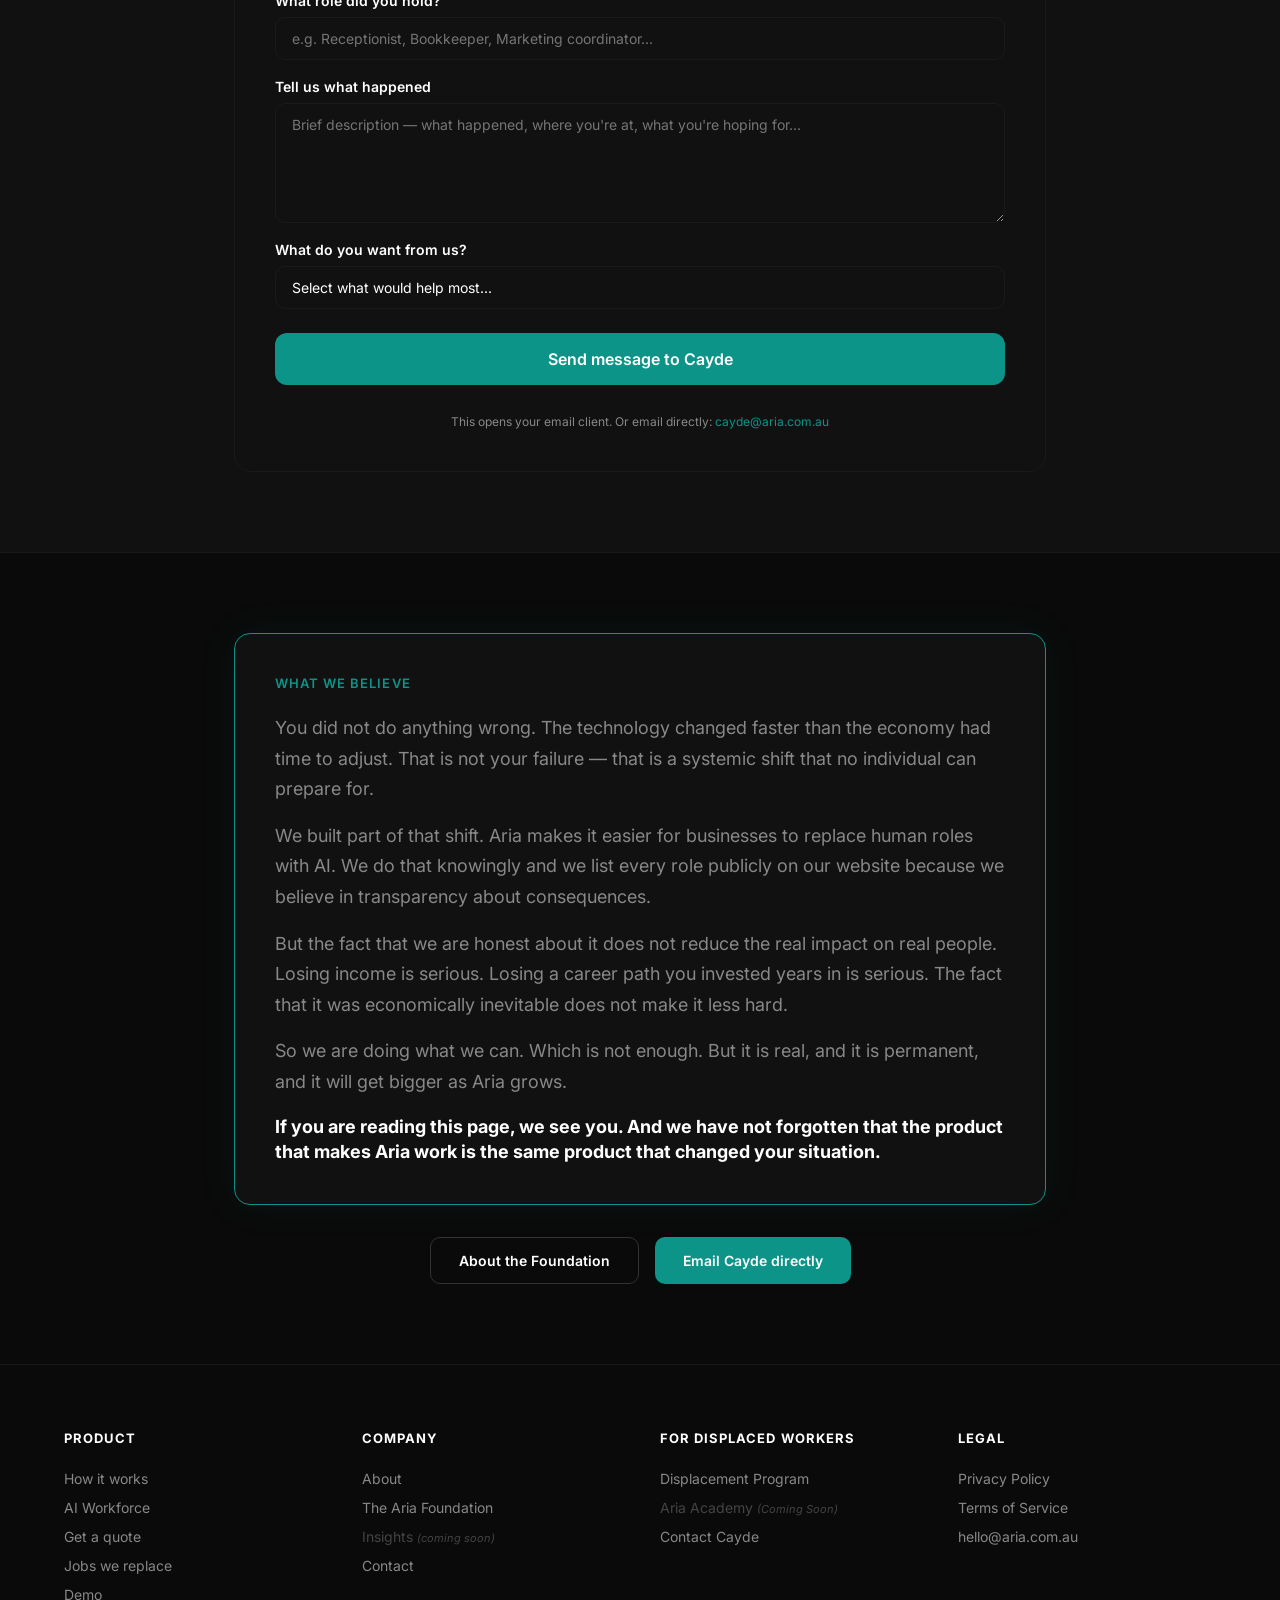
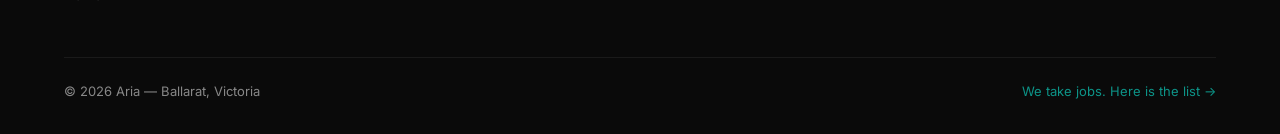
<file: displacement-options.html>
<!DOCTYPE html>
<html lang="en">
<head>
  <meta charset="UTF-8">
  <meta name="viewport" content="width=device-width, initial-scale=1.0">
  <title>Displaced by AI? Here Are Your Real Options | Aria</title>
  <meta name="description" content="If an AI product — including Aria — has displaced your job, we take responsibility for that. Three real offers, not sympathy. Free retraining, a personal call, and first access to Aria roles.">
  <meta property="og:title" content="Displaced by AI? Here Are Your Real Options | Aria">
  <meta property="og:description" content="We built the thing that changed your situation. We take responsibility for that. Three real offers.">
  <meta property="og:type" content="website">
  <meta property="og:url" content="https://aria.com.au/displacement-options.html">
  <link rel="canonical" href="https://aria.com.au/displacement-options.html">
  <link rel="preconnect" href="https://fonts.googleapis.com">
  <link rel="preconnect" href="https://fonts.gstatic.com" crossorigin>
  <link href="https://fonts.googleapis.com/css2?family=Inter:wght@400;500;600;700;800;900&display=swap" rel="stylesheet">
  <link rel="stylesheet" href="css/styles.css">
  <link rel="stylesheet" href="css/animations.css">
</head>
<body>
<script src="js/nav.js"></script>

<main style="padding-top: 64px;">

  <!-- HERO -->
  <section class="section" style="padding-top:80px;padding-bottom:40px;border-bottom:1px solid var(--border);" aria-label="Displacement options hero">
    <div class="container container-sm">
      <div class="fade-up">
        <span class="badge badge-amber" style="margin-bottom:20px;">Displacement Program</span>
        <h1 style="font-size:clamp(32px,5vw,60px);font-weight:900;letter-spacing:-0.04em;line-height:1.05;margin-bottom:24px;">
          We built the thing that<br>
          changed your situation.<br>
          <span class="text-teal">We take responsibility for that.</span>
        </h1>
        <p style="color:var(--muted);font-size:18px;line-height:1.6;max-width:600px;margin-bottom:20px;">
          If you have lost a job — or are about to — because of AI automation, including Aria, this page is for you. Not as a PR exercise. As accountability.
        </p>
        <p style="color:var(--muted);font-size:18px;line-height:1.6;max-width:600px;">
          Below are three real things we will do for you. Right now.
        </p>
      </div>
    </div>
  </section>

  <!-- STATEMENT -->
  <section class="section-sm" style="background:var(--card);border-bottom:1px solid var(--border);" aria-label="Accountability statement">
    <div class="container container-sm">
      <div class="card fade-up" style="border-color:var(--teal);padding:40px;">
        <p style="font-size:clamp(18px,2.5vw,26px);font-weight:700;line-height:1.4;color:white;margin-bottom:16px;">
          "This is not charity. This is accountability."
        </p>
        <p style="color:var(--muted);font-size:16px;line-height:1.6;">
          Aria exists because AI automation creates real economic value for small businesses. The cost of that value is paid, in part, by people whose jobs it eliminates. We know that. We built it anyway. And we are not going to pretend the costs don't exist.
        </p>
      </div>
    </div>
  </section>

  <!-- THREE OFFERS -->
  <section class="section" aria-label="Three concrete offers">
    <div class="container container-sm">
      <div class="section-header fade-up">
        <h2 class="section-title">Three real offers</h2>
        <p class="section-sub">No conditions. No fine print. No corporate language.</p>
      </div>
      <div style="display:flex;flex-direction:column;gap:24px;">

        <!-- Offer 1 -->
        <div class="offer-card fade-up">
          <div class="offer-number" aria-hidden="true">01</div>
          <div style="display:flex;justify-content:space-between;align-items:flex-start;flex-wrap:wrap;gap:12px;margin-bottom:16px;">
            <h3 class="offer-title">Free 6-month Aria Academy access</h3>
            <span class="badge badge-amber">Launching soon</span>
          </div>
          <p class="offer-desc">When Aria Academy launches, anyone who has been displaced by AI automation — from Aria or any other platform — gets 6 months of completely free access. No application required. No means testing. No hoops.</p>
          <div style="margin-top:20px;padding:16px;background:var(--bg);border-radius:10px;border:1px solid var(--border);">
            <p style="font-size:13px;font-weight:700;margin-bottom:8px;">What you'll learn:</p>
            <div style="display:grid;grid-template-columns:repeat(auto-fill,minmax(180px,1fr));gap:8px;">
              <div style="font-size:13px;color:var(--muted);display:flex;align-items:center;gap:6px;"><span style="color:var(--teal);">✓</span> Managing AI systems</div>
              <div style="font-size:13px;color:var(--muted);display:flex;align-items:center;gap:6px;"><span style="color:var(--teal);">✓</span> Digital operations</div>
              <div style="font-size:13px;color:var(--muted);display:flex;align-items:center;gap:6px;"><span style="color:var(--teal);">✓</span> Starting a business</div>
              <div style="font-size:13px;color:var(--muted);display:flex;align-items:center;gap:6px;"><span style="color:var(--teal);">✓</span> Online income streams</div>
            </div>
          </div>
          <div style="margin-top:20px;">
            <a href="mailto:cayde@aria.com.au?subject=Aria Academy — Register my interest&body=Hi Cayde, I'd like to register for early access to Aria Academy. My situation: " class="btn-secondary">Register your interest →</a>
          </div>
        </div>

        <!-- Offer 2 -->
        <div class="offer-card fade-up delay-100" style="border-color:rgba(13,148,136,0.3);">
          <div class="offer-number" aria-hidden="true">02</div>
          <div style="margin-bottom:16px;">
            <h3 class="offer-title">A personal call with Cayde</h3>
            <span class="badge badge-teal">Available now</span>
          </div>
          <p class="offer-desc">Cayde — the founder of Aria — will personally take a call with you to discuss your situation and what your options look like. This is not a sales call. This is not a PR exercise. It is a real conversation about what is actually available to you right now.</p>
          <div style="margin-top:20px;padding:20px;background:rgba(13,148,136,0.04);border-radius:10px;border:1px solid rgba(13,148,136,0.15);">
            <p style="font-size:14px;color:var(--muted);line-height:1.6;">We will talk about:</p>
            <div style="display:flex;flex-direction:column;gap:8px;margin-top:12px;">
              <div style="font-size:14px;color:var(--muted);display:flex;align-items:flex-start;gap:8px;"><span style="color:var(--teal);flex-shrink:0;">→</span> Your specific skills and experience</div>
              <div style="font-size:14px;color:var(--muted);display:flex;align-items:flex-start;gap:8px;"><span style="color:var(--teal);flex-shrink:0;">→</span> What the job market actually looks like right now</div>
              <div style="font-size:14px;color:var(--muted);display:flex;align-items:flex-start;gap:8px;"><span style="color:var(--teal);flex-shrink:0;">→</span> Whether starting a business makes sense for you</div>
              <div style="font-size:14px;color:var(--muted);display:flex;align-items:flex-start;gap:8px;"><span style="color:var(--teal);flex-shrink:0;">→</span> Which retraining paths are actually worth doing</div>
            </div>
          </div>
          <div style="margin-top:20px;">
            <a href="mailto:cayde@aria.com.au?subject=I'd like to talk — AI displacement&body=Hi Cayde, I'd like to book a call. I was working as [role] and [brief situation]. I'm available [times]." class="btn-primary">Email Cayde to book a call →</a>
          </div>
        </div>

        <!-- Offer 3 -->
        <div class="offer-card fade-up delay-200">
          <div class="offer-number" aria-hidden="true">03</div>
          <div style="margin-bottom:16px;">
            <h3 class="offer-title">First access to Aria roles</h3>
            <span class="badge badge-grey">As we grow</span>
          </div>
          <p class="offer-desc">As Aria grows, we hire humans — support, operations, sales, development. People who have been displaced by AI automation get first consideration for any position we open. We want to build the team we displaced from.</p>
          <div style="margin-top:20px;padding:16px;background:var(--bg);border-radius:10px;border:1px solid var(--border);">
            <p style="font-size:13px;color:var(--muted);line-height:1.6;">Register your details and we will contact you directly when relevant roles open — before we post them publicly. We mean this.</p>
          </div>
          <div style="margin-top:20px;">
            <a href="mailto:cayde@aria.com.au?subject=First access — Aria roles&body=Hi Cayde, I'd like to register for first access to Aria roles. I was working as [role] and my skills include: " class="btn-secondary">Register for first access →</a>
          </div>
        </div>

      </div>
    </div>
  </section>

  <!-- CONTACT FORM -->
  <section class="section" style="background:var(--card);border-top:1px solid var(--border);border-bottom:1px solid var(--border);" aria-label="Contact form">
    <div class="container container-sm">
      <div class="section-header fade-up">
        <h2 class="section-title">Tell us your situation</h2>
        <p class="section-sub">We read every message. We reply to every one.</p>
      </div>

      <div class="card fade-up delay-100" style="padding:40px;">
        <form class="contact-form" action="mailto:cayde@aria.com.au" method="post" enctype="text/plain" aria-label="Displacement contact form">
          <div class="form-group">
            <label class="form-label" for="contact-name">Your name</label>
            <input type="text" id="contact-name" name="name" class="form-input" placeholder="First name is fine" required autocomplete="given-name">
          </div>
          <div class="form-group">
            <label class="form-label" for="contact-email">Email address</label>
            <input type="email" id="contact-email" name="email" class="form-input" placeholder="we'll reply here" required autocomplete="email">
          </div>
          <div class="form-group">
            <label class="form-label" for="contact-role">What role did you hold?</label>
            <input type="text" id="contact-role" name="role" class="form-input" placeholder="e.g. Receptionist, Bookkeeper, Marketing coordinator...">
          </div>
          <div class="form-group">
            <label class="form-label" for="contact-situation">Tell us what happened</label>
            <textarea id="contact-situation" name="situation" class="form-textarea" placeholder="Brief description — what happened, where you're at, what you're hoping for..." rows="5"></textarea>
          </div>
          <div class="form-group">
            <label class="form-label" for="contact-want">What do you want from us?</label>
            <select id="contact-want" name="want" class="form-input" style="appearance:none;-webkit-appearance:none;background-image:url('data:image/svg+xml,<svg xmlns=\"http://www.w3.org/2000/svg\" viewBox=\"0 0 20 20\"><path fill=\"%23888\" d=\"M5.293 7.293a1 1 0 011.414 0L10 10.586l3.293-3.293a1 1 0 111.414 1.414l-4 4a1 1 0 01-1.414 0l-4-4a1 1 0 010-1.414z\"/></svg>');background-repeat:no-repeat;background-position:right 12px center;background-size:20px;cursor:pointer;">
              <option value="">Select what would help most...</option>
              <option value="call">A personal call with Cayde</option>
              <option value="academy">Register for Aria Academy</option>
              <option value="roles">First access to Aria roles</option>
              <option value="advice">General advice on next steps</option>
              <option value="all">All of the above</option>
            </select>
          </div>
          <button type="submit" class="btn-primary btn-lg" style="width:100%;margin-top:8px;">Send message to Cayde</button>
          <p style="color:var(--muted);font-size:12px;text-align:center;margin-top:12px;">This opens your email client. Or email directly: <a href="mailto:cayde@aria.com.au" class="text-teal">cayde@aria.com.au</a></p>
        </form>
      </div>
    </div>
  </section>

  <!-- MANIFESTO -->
  <section class="section" aria-label="Our commitment manifesto">
    <div class="container container-sm">
      <div class="manifesto-card fade-up">
        <p style="font-size:13px;font-weight:600;color:var(--teal);letter-spacing:0.08em;text-transform:uppercase;margin-bottom:20px;">What we believe</p>
        <p class="manifesto-text">You did not do anything wrong. The technology changed faster than the economy had time to adjust. That is not your failure — that is a systemic shift that no individual can prepare for.</p>
        <p class="manifesto-text">We built part of that shift. Aria makes it easier for businesses to replace human roles with AI. We do that knowingly and we list every role publicly on our website because we believe in transparency about consequences.</p>
        <p class="manifesto-text">But the fact that we are honest about it does not reduce the real impact on real people. Losing income is serious. Losing a career path you invested years in is serious. The fact that it was economically inevitable does not make it less hard.</p>
        <p class="manifesto-text">So we are doing what we can. Which is not enough. But it is real, and it is permanent, and it will get bigger as Aria grows.</p>
        <p style="font-size:18px;font-weight:700;color:white;line-height:1.4;">If you are reading this page, we see you. And we have not forgotten that the product that makes Aria work is the same product that changed your situation.</p>
      </div>

      <div style="display:flex;gap:16px;flex-wrap:wrap;margin-top:32px;justify-content:center;" class="fade-up delay-100">
        <a href="foundation.html" class="btn-secondary">About the Foundation</a>
        <a href="mailto:cayde@aria.com.au" class="btn-primary">Email Cayde directly</a>
      </div>
    </div>
  </section>

</main>

<script src="js/footer.js"></script>
<script src="js/animations.js"></script>
</body>
</html>
</file>
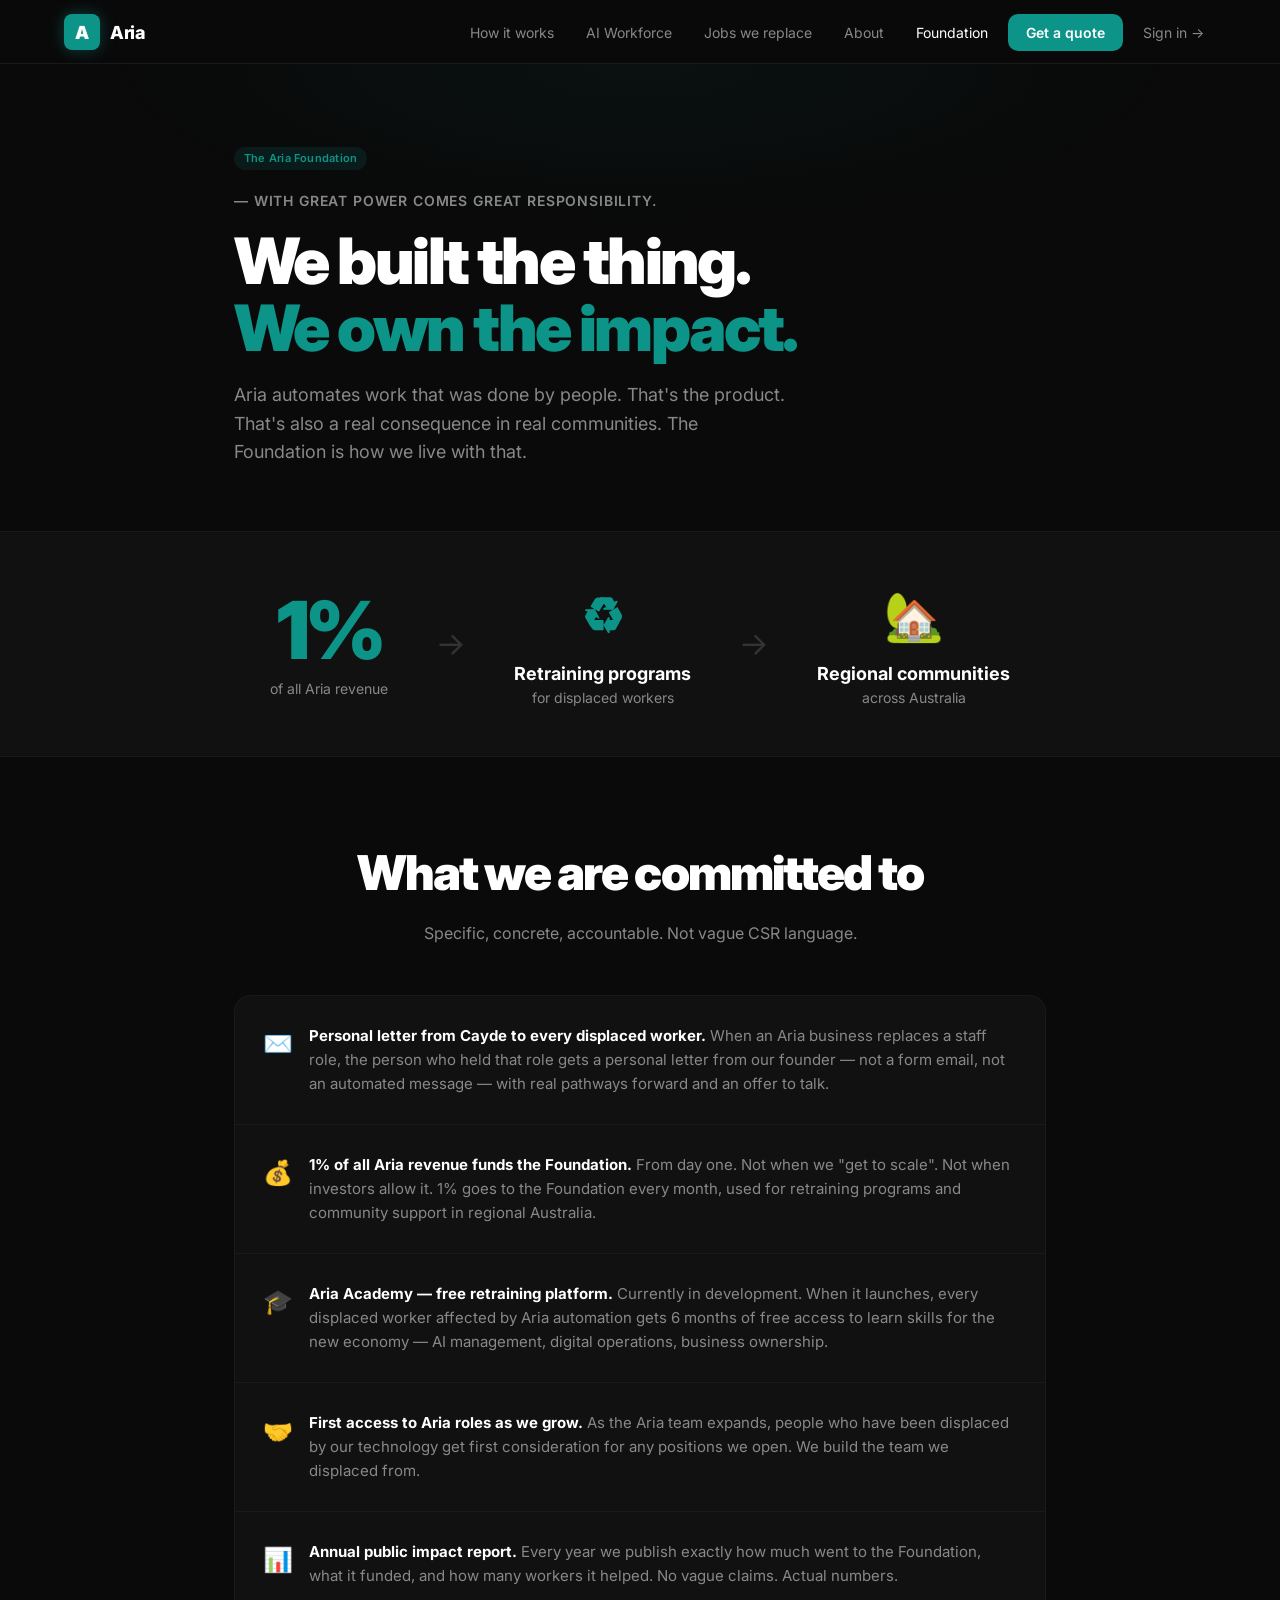
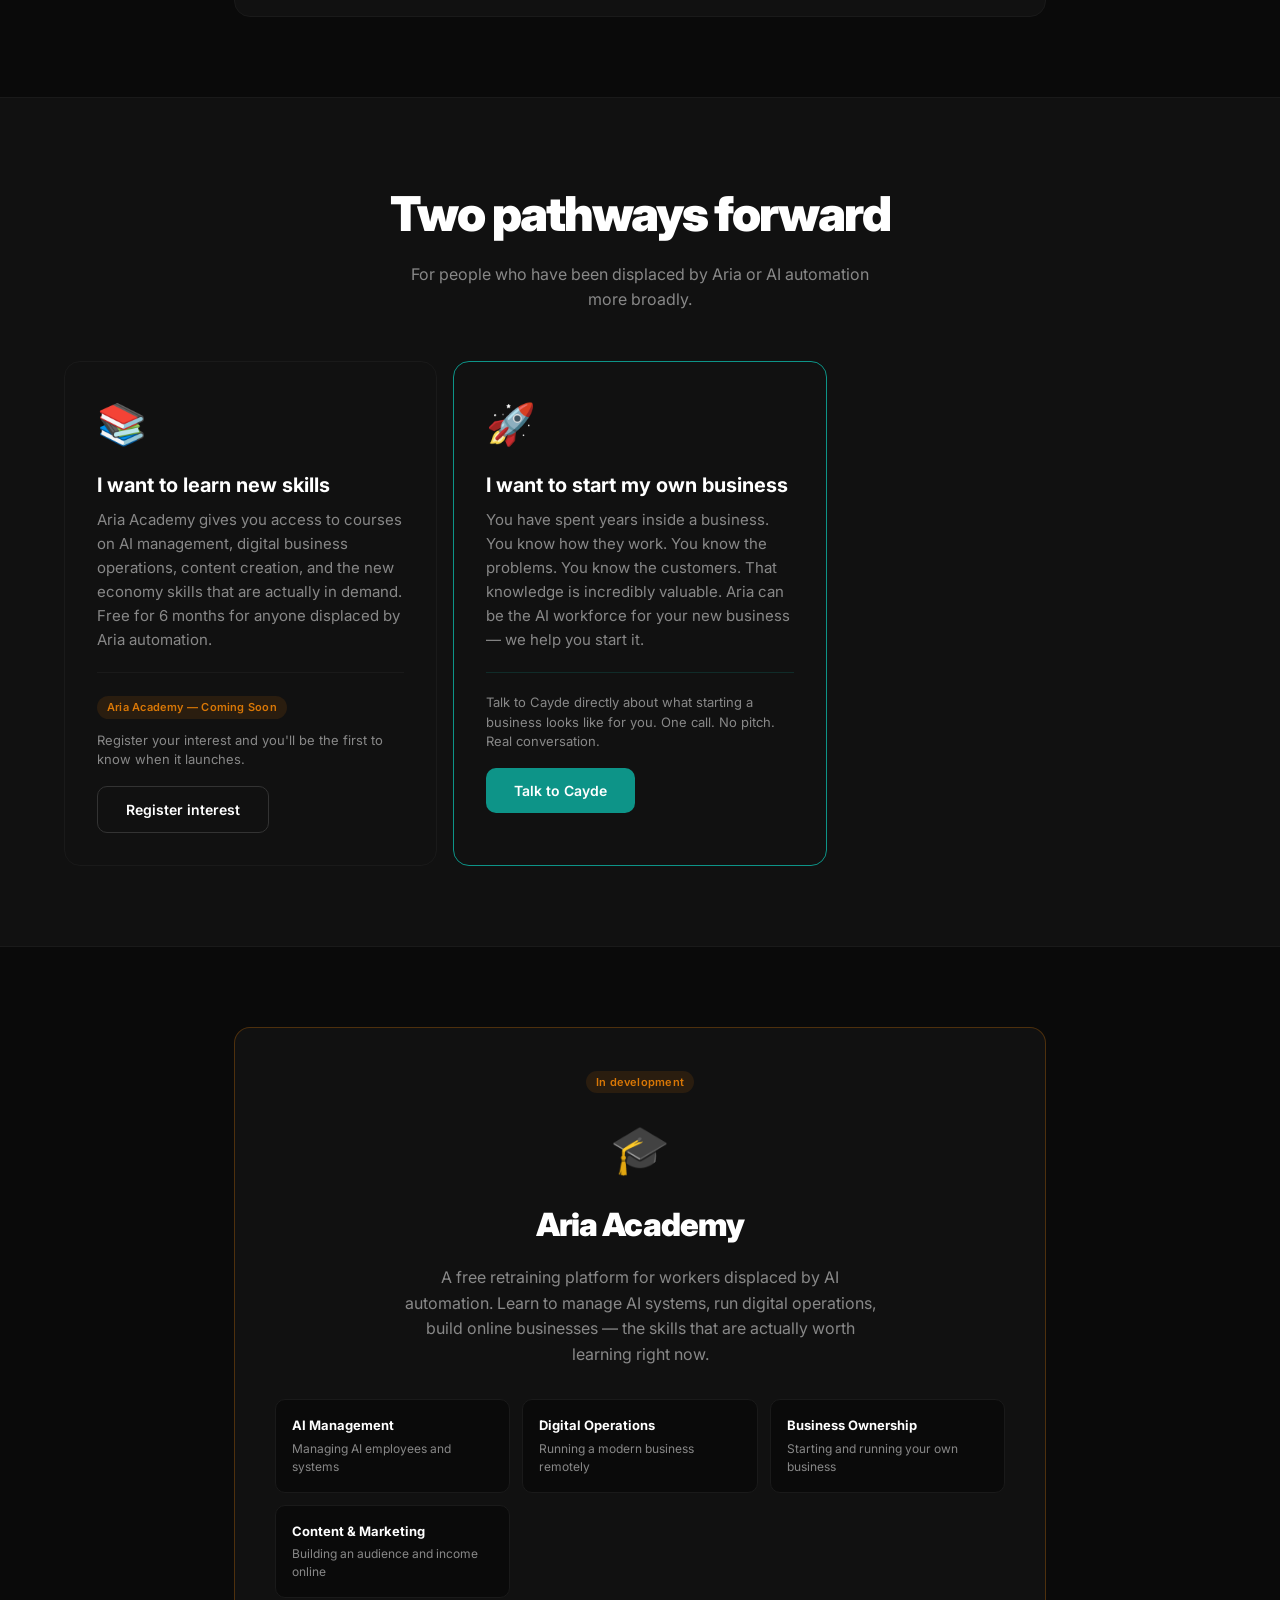
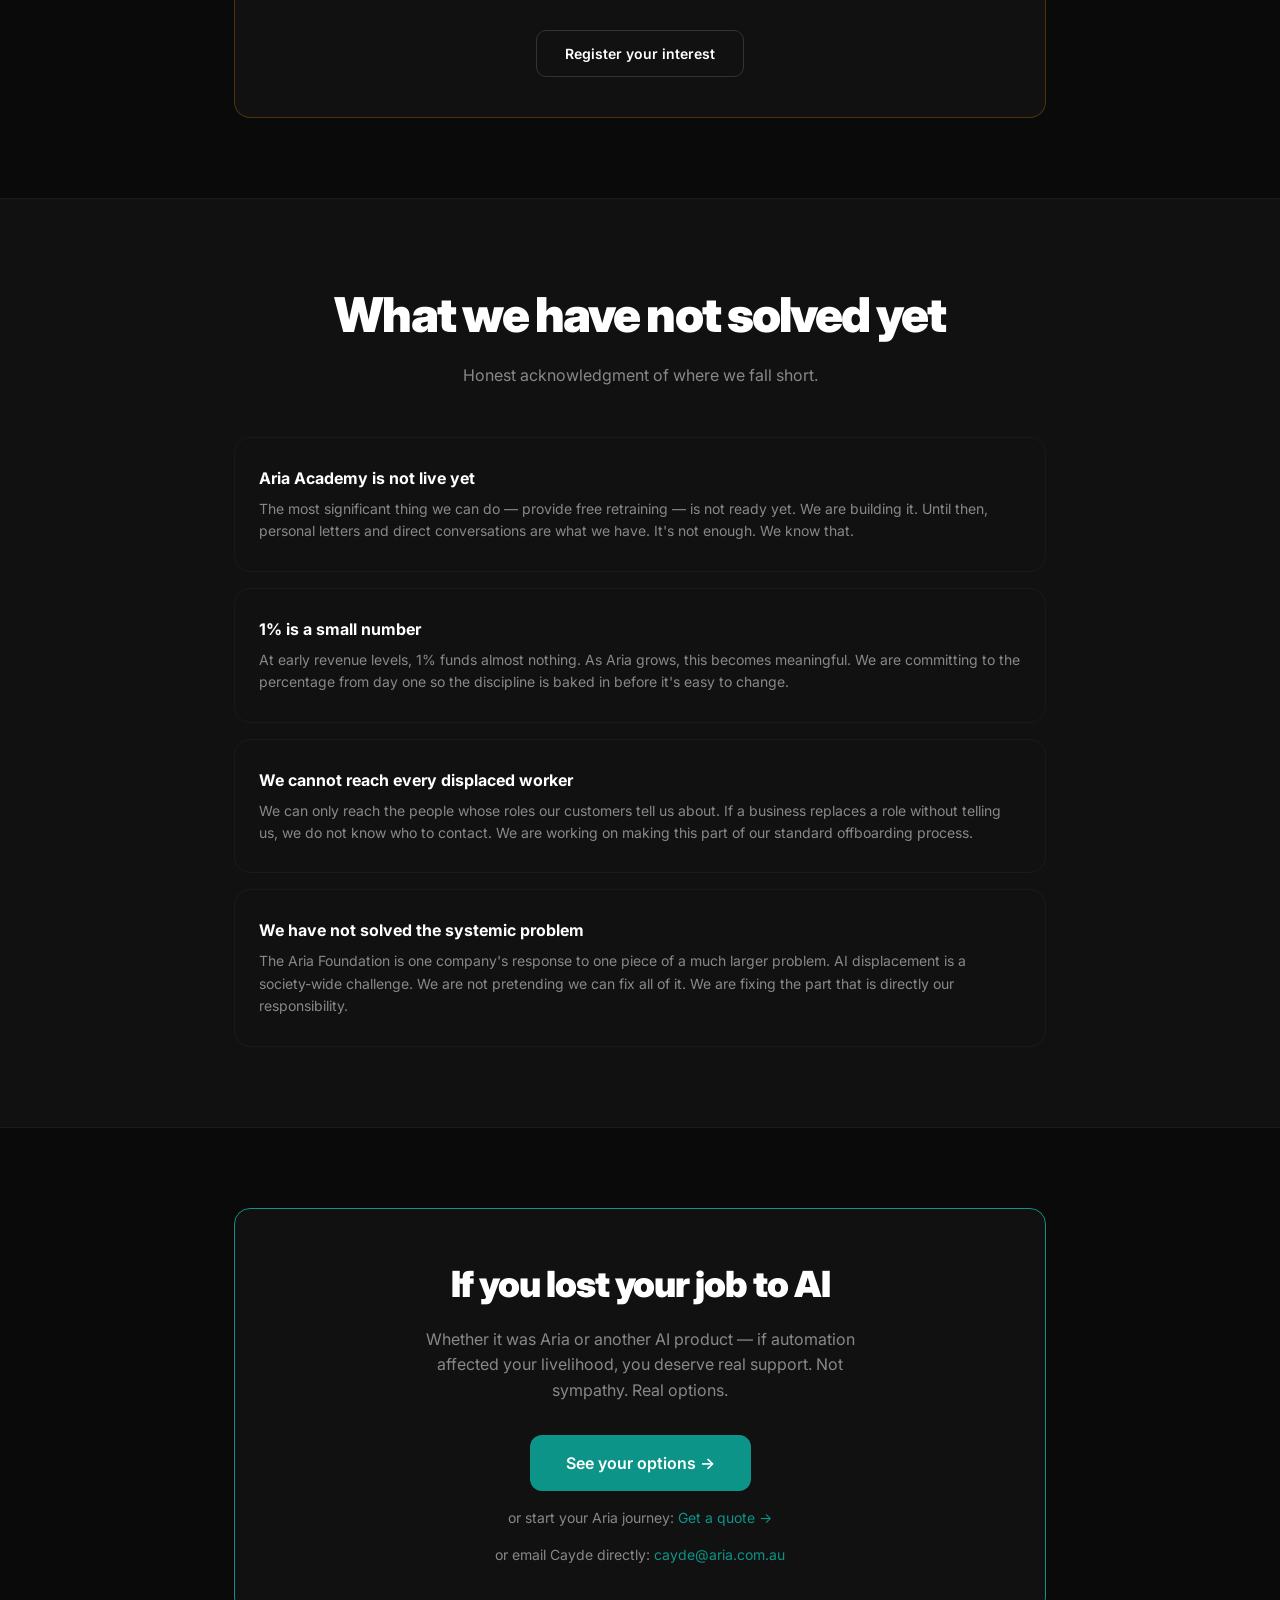
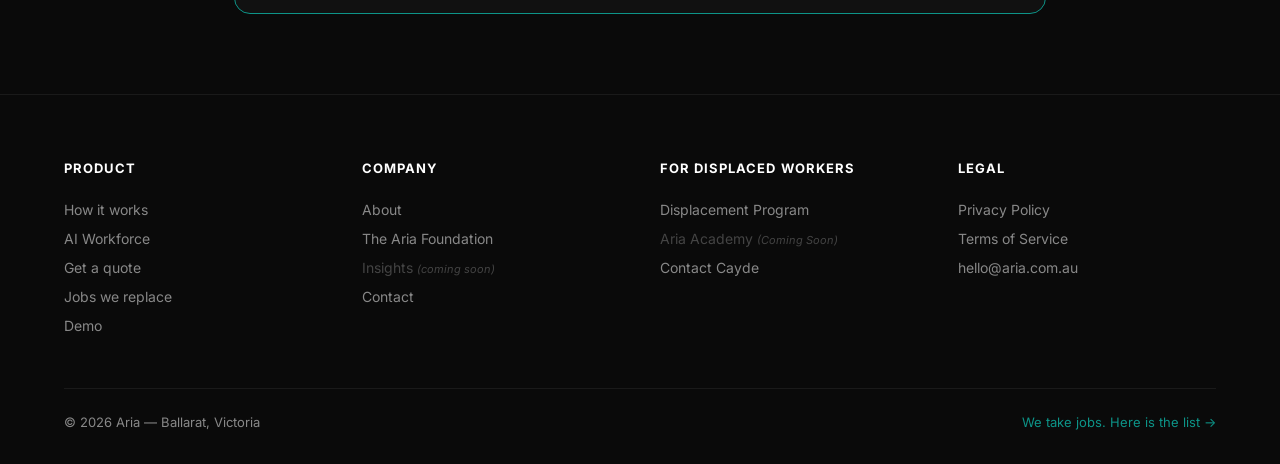
<file: foundation.html>
<!DOCTYPE html>
<html lang="en">
<head>
  <meta charset="UTF-8">
  <meta name="viewport" content="width=device-width, initial-scale=1.0">
  <title>The Aria Foundation — 1% for the People We Displace</title>
  <meta name="description" content="1% of every dollar Aria makes goes to retraining workers displaced by AI in regional Australia. We built the thing that changes the workforce. We take responsibility for it.">
  <meta property="og:title" content="The Aria Foundation — 1% for the People We Displace">
  <meta property="og:description" content="With great power comes great responsibility. 1% of Aria revenue funds retraining for displaced workers in regional Australia.">
  <meta property="og:type" content="website">
  <meta property="og:url" content="https://aria.com.au/foundation.html">
  <link rel="canonical" href="https://aria.com.au/foundation.html">
  <link rel="preconnect" href="https://fonts.googleapis.com">
  <link rel="preconnect" href="https://fonts.gstatic.com" crossorigin>
  <link href="https://fonts.googleapis.com/css2?family=Inter:wght@400;500;600;700;800;900&display=swap" rel="stylesheet">
  <link rel="stylesheet" href="css/styles.css">
  <link rel="stylesheet" href="css/animations.css">
</head>
<body>
<script src="js/nav.js"></script>

<main style="padding-top: 64px;">

  <!-- HERO -->
  <section class="section" style="padding-top:80px;padding-bottom:40px;position:relative;overflow:hidden;" aria-label="Foundation hero">
    <div style="position:absolute;inset:0;background:radial-gradient(ellipse 60% 50% at 50% 0%,rgba(13,148,136,0.06) 0%,transparent 70%);pointer-events:none;" aria-hidden="true"></div>
    <div class="container container-sm" style="position:relative;">
      <div class="section-header fade-up" style="text-align:left;margin-bottom:24px;">
        <span class="badge badge-teal" style="margin-bottom:20px;">The Aria Foundation</span>
        <p style="color:var(--muted);font-size:14px;font-weight:600;letter-spacing:0.06em;text-transform:uppercase;margin-bottom:16px;">— With great power comes great responsibility.</p>
        <h1 style="font-size:clamp(36px,5vw,64px);font-weight:900;letter-spacing:-0.04em;line-height:1.05;margin-bottom:20px;">
          We built the thing.<br>
          <span class="text-teal">We own the impact.</span>
        </h1>
        <p style="color:var(--muted);font-size:18px;line-height:1.6;max-width:560px;">
          Aria automates work that was done by people. That's the product. That's also a real consequence in real communities. The Foundation is how we live with that.
        </p>
      </div>
    </div>
  </section>

  <!-- 1% COMMITMENT -->
  <section class="section-sm" style="background:var(--card);border-top:1px solid var(--border);border-bottom:1px solid var(--border);" aria-label="1% commitment">
    <div class="container">
      <div style="display:flex;align-items:center;justify-content:center;gap:48px;flex-wrap:wrap;text-align:center;">
        <div class="fade-up">
          <p class="foundation-hero-number">1%</p>
          <p style="color:var(--muted);font-size:14px;margin-top:8px;">of all Aria revenue</p>
        </div>
        <div style="color:#333;font-size:32px;" aria-hidden="true">→</div>
        <div class="fade-up delay-100">
          <p style="font-size:48px;font-weight:900;color:var(--teal);" aria-hidden="true">♻</p>
          <p style="color:white;font-size:18px;font-weight:700;margin-top:8px;">Retraining programs</p>
          <p style="color:var(--muted);font-size:14px;">for displaced workers</p>
        </div>
        <div style="color:#333;font-size:32px;" aria-hidden="true">→</div>
        <div class="fade-up delay-200">
          <p style="font-size:48px;font-weight:900;color:white;" aria-hidden="true">🏡</p>
          <p style="color:white;font-size:18px;font-weight:700;margin-top:8px;">Regional communities</p>
          <p style="color:var(--muted);font-size:14px;">across Australia</p>
        </div>
      </div>
    </div>
  </section>

  <!-- WHAT THE FOUNDATION DOES -->
  <section class="section" aria-label="Foundation commitments">
    <div class="container container-sm">
      <div class="section-header fade-up">
        <h2 class="section-title">What we are committed to</h2>
        <p class="section-sub">Specific, concrete, accountable. Not vague CSR language.</p>
      </div>

      <div class="card fade-up delay-100" style="padding:0;overflow:hidden;">
        <div class="commitment-item" style="padding:28px;">
          <span class="commitment-icon" aria-hidden="true">✉️</span>
          <div>
            <p class="commitment-text"><strong>Personal letter from Cayde to every displaced worker.</strong> When an Aria business replaces a staff role, the person who held that role gets a personal letter from our founder — not a form email, not an automated message — with real pathways forward and an offer to talk.</p>
          </div>
        </div>
        <div class="commitment-item" style="padding:28px;">
          <span class="commitment-icon" aria-hidden="true">💰</span>
          <div>
            <p class="commitment-text"><strong>1% of all Aria revenue funds the Foundation.</strong> From day one. Not when we "get to scale". Not when investors allow it. 1% goes to the Foundation every month, used for retraining programs and community support in regional Australia.</p>
          </div>
        </div>
        <div class="commitment-item" style="padding:28px;">
          <span class="commitment-icon" aria-hidden="true">🎓</span>
          <div>
            <p class="commitment-text"><strong>Aria Academy — free retraining platform.</strong> Currently in development. When it launches, every displaced worker affected by Aria automation gets 6 months of free access to learn skills for the new economy — AI management, digital operations, business ownership.</p>
          </div>
        </div>
        <div class="commitment-item" style="padding:28px;">
          <span class="commitment-icon" aria-hidden="true">🤝</span>
          <div>
            <p class="commitment-text"><strong>First access to Aria roles as we grow.</strong> As the Aria team expands, people who have been displaced by our technology get first consideration for any positions we open. We build the team we displaced from.</p>
          </div>
        </div>
        <div class="commitment-item" style="padding:28px;border-bottom:none;">
          <span class="commitment-icon" aria-hidden="true">📊</span>
          <div>
            <p class="commitment-text"><strong>Annual public impact report.</strong> Every year we publish exactly how much went to the Foundation, what it funded, and how many workers it helped. No vague claims. Actual numbers.</p>
          </div>
        </div>
      </div>
    </div>
  </section>

  <!-- PATHWAYS -->
  <section class="section" style="background:var(--card);border-top:1px solid var(--border);border-bottom:1px solid var(--border);" aria-label="Pathways for displaced workers">
    <div class="container">
      <div class="section-header fade-up">
        <h2 class="section-title">Two pathways forward</h2>
        <p class="section-sub">For people who have been displaced by Aria or AI automation more broadly.</p>
      </div>
      <div class="grid-2 fade-up delay-100">

        <div class="pathway-card">
          <div class="pathway-icon" aria-hidden="true">📚</div>
          <h3 class="pathway-title">I want to learn new skills</h3>
          <p class="pathway-desc">Aria Academy gives you access to courses on AI management, digital business operations, content creation, and the new economy skills that are actually in demand. Free for 6 months for anyone displaced by Aria automation.</p>
          <div style="margin-top:20px;padding-top:20px;border-top:1px solid var(--border);">
            <span class="badge badge-amber" style="margin-bottom:12px;">Aria Academy — Coming Soon</span>
            <p style="color:var(--muted);font-size:13px;margin-bottom:16px;">Register your interest and you'll be the first to know when it launches.</p>
            <a href="mailto:cayde@aria.com.au?subject=Aria Academy — I'm interested" class="btn-secondary" style="display:inline-block;">Register interest</a>
          </div>
        </div>

        <div class="pathway-card" style="border-color:var(--teal);">
          <div class="pathway-icon" aria-hidden="true">🚀</div>
          <h3 class="pathway-title">I want to start my own business</h3>
          <p class="pathway-desc">You have spent years inside a business. You know how they work. You know the problems. You know the customers. That knowledge is incredibly valuable. Aria can be the AI workforce for your new business — we help you start it.</p>
          <div style="margin-top:20px;padding-top:20px;border-top:1px solid rgba(13,148,136,0.2);">
            <p style="color:var(--muted);font-size:13px;margin-bottom:16px;">Talk to Cayde directly about what starting a business looks like for you. One call. No pitch. Real conversation.</p>
            <a href="mailto:cayde@aria.com.au?subject=I want to start my own business" class="btn-primary" style="display:inline-block;">Talk to Cayde</a>
          </div>
        </div>

      </div>
    </div>
  </section>

  <!-- ARIA ACADEMY -->
  <section class="section" aria-label="Aria Academy">
    <div class="container container-sm">
      <div class="card fade-up" style="border-color:rgba(217,119,6,0.3);padding:40px;text-align:center;">
        <span class="badge badge-amber" style="margin-bottom:20px;">In development</span>
        <div style="font-size:48px;margin-bottom:16px;" aria-hidden="true">🎓</div>
        <h2 style="font-size:32px;font-weight:900;letter-spacing:-0.03em;margin-bottom:16px;">Aria Academy</h2>
        <p style="color:var(--muted);font-size:16px;line-height:1.6;max-width:480px;margin:0 auto 24px;">
          A free retraining platform for workers displaced by AI automation. Learn to manage AI systems, run digital operations, build online businesses — the skills that are actually worth learning right now.
        </p>
        <div style="display:grid;grid-template-columns:repeat(auto-fill,minmax(180px,1fr));gap:12px;margin:32px 0;text-align:left;">
          <div style="background:var(--bg);border:1px solid var(--border);border-radius:10px;padding:16px;">
            <p style="font-size:13px;font-weight:700;margin-bottom:4px;">AI Management</p>
            <p style="color:var(--muted);font-size:12px;">Managing AI employees and systems</p>
          </div>
          <div style="background:var(--bg);border:1px solid var(--border);border-radius:10px;padding:16px;">
            <p style="font-size:13px;font-weight:700;margin-bottom:4px;">Digital Operations</p>
            <p style="color:var(--muted);font-size:12px;">Running a modern business remotely</p>
          </div>
          <div style="background:var(--bg);border:1px solid var(--border);border-radius:10px;padding:16px;">
            <p style="font-size:13px;font-weight:700;margin-bottom:4px;">Business Ownership</p>
            <p style="color:var(--muted);font-size:12px;">Starting and running your own business</p>
          </div>
          <div style="background:var(--bg);border:1px solid var(--border);border-radius:10px;padding:16px;">
            <p style="font-size:13px;font-weight:700;margin-bottom:4px;">Content &amp; Marketing</p>
            <p style="color:var(--muted);font-size:12px;">Building an audience and income online</p>
          </div>
        </div>
        <a href="mailto:cayde@aria.com.au?subject=Aria Academy — Register my interest" class="btn-secondary">Register your interest</a>
      </div>
    </div>
  </section>

  <!-- HONEST GAP -->
  <section class="section" style="background:var(--card);border-top:1px solid var(--border);border-bottom:1px solid var(--border);" aria-label="Honest gap acknowledgment">
    <div class="container container-sm">
      <div class="section-header fade-up">
        <h2 class="section-title">What we have not solved yet</h2>
        <p class="section-sub">Honest acknowledgment of where we fall short.</p>
      </div>
      <div style="display:flex;flex-direction:column;gap:16px;" class="fade-up delay-100">
        <div class="card">
          <p style="font-weight:700;margin-bottom:8px;">Aria Academy is not live yet</p>
          <p style="color:var(--muted);font-size:14px;line-height:1.6;">The most significant thing we can do — provide free retraining — is not ready yet. We are building it. Until then, personal letters and direct conversations are what we have. It's not enough. We know that.</p>
        </div>
        <div class="card">
          <p style="font-weight:700;margin-bottom:8px;">1% is a small number</p>
          <p style="color:var(--muted);font-size:14px;line-height:1.6;">At early revenue levels, 1% funds almost nothing. As Aria grows, this becomes meaningful. We are committing to the percentage from day one so the discipline is baked in before it's easy to change.</p>
        </div>
        <div class="card">
          <p style="font-weight:700;margin-bottom:8px;">We cannot reach every displaced worker</p>
          <p style="color:var(--muted);font-size:14px;line-height:1.6;">We can only reach the people whose roles our customers tell us about. If a business replaces a role without telling us, we do not know who to contact. We are working on making this part of our standard offboarding process.</p>
        </div>
        <div class="card">
          <p style="font-weight:700;margin-bottom:8px;">We have not solved the systemic problem</p>
          <p style="color:var(--muted);font-size:14px;line-height:1.6;">The Aria Foundation is one company's response to one piece of a much larger problem. AI displacement is a society-wide challenge. We are not pretending we can fix all of it. We are fixing the part that is directly our responsibility.</p>
        </div>
      </div>
    </div>
  </section>

  <!-- IF YOU LOST YOUR JOB -->
  <section class="section" aria-label="If you were displaced">
    <div class="container container-sm">
      <div class="card fade-up" style="border-color:var(--teal);padding:48px;text-align:center;">
        <h2 style="font-size:clamp(24px,3.5vw,36px);font-weight:900;letter-spacing:-0.03em;margin-bottom:16px;">
          If you lost your job to AI
        </h2>
        <p style="color:var(--muted);font-size:16px;line-height:1.6;max-width:480px;margin:0 auto 32px;">
          Whether it was Aria or another AI product — if automation affected your livelihood, you deserve real support. Not sympathy. Real options.
        </p>
        <a href="displacement-options.html" class="btn-primary btn-lg" style="margin:0 auto;display:inline-block;">See your options →</a>
        <p style="color:var(--muted);font-size:14px;margin-top:16px;">or start your Aria journey: <a href="quote.html" class="text-teal">Get a quote →</a></p>
        <p style="color:var(--muted);font-size:14px;margin-top:16px;">or email Cayde directly: <a href="mailto:cayde@aria.com.au" class="text-teal">cayde@aria.com.au</a></p>
      </div>
    </div>
  </section>

</main>

<script src="js/footer.js"></script>
<script src="js/animations.js"></script>
</body>
</html>
</file>
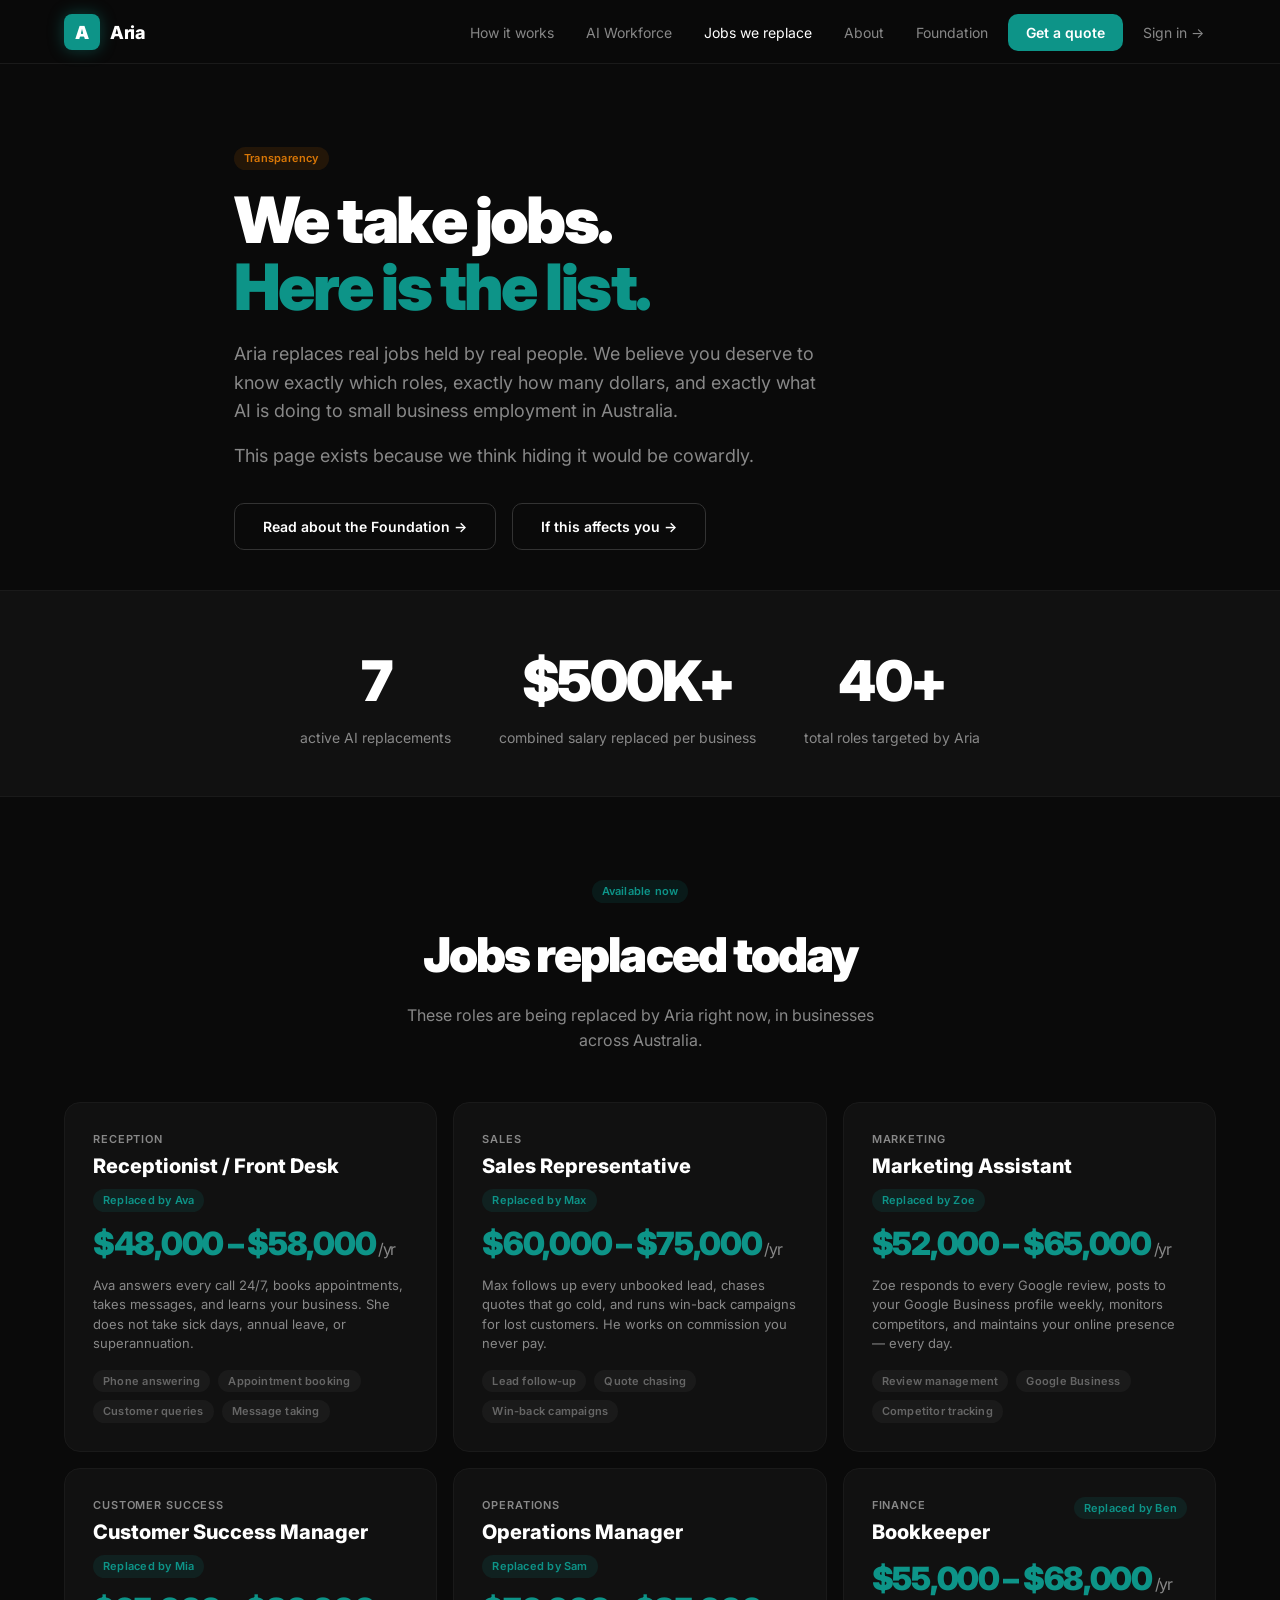
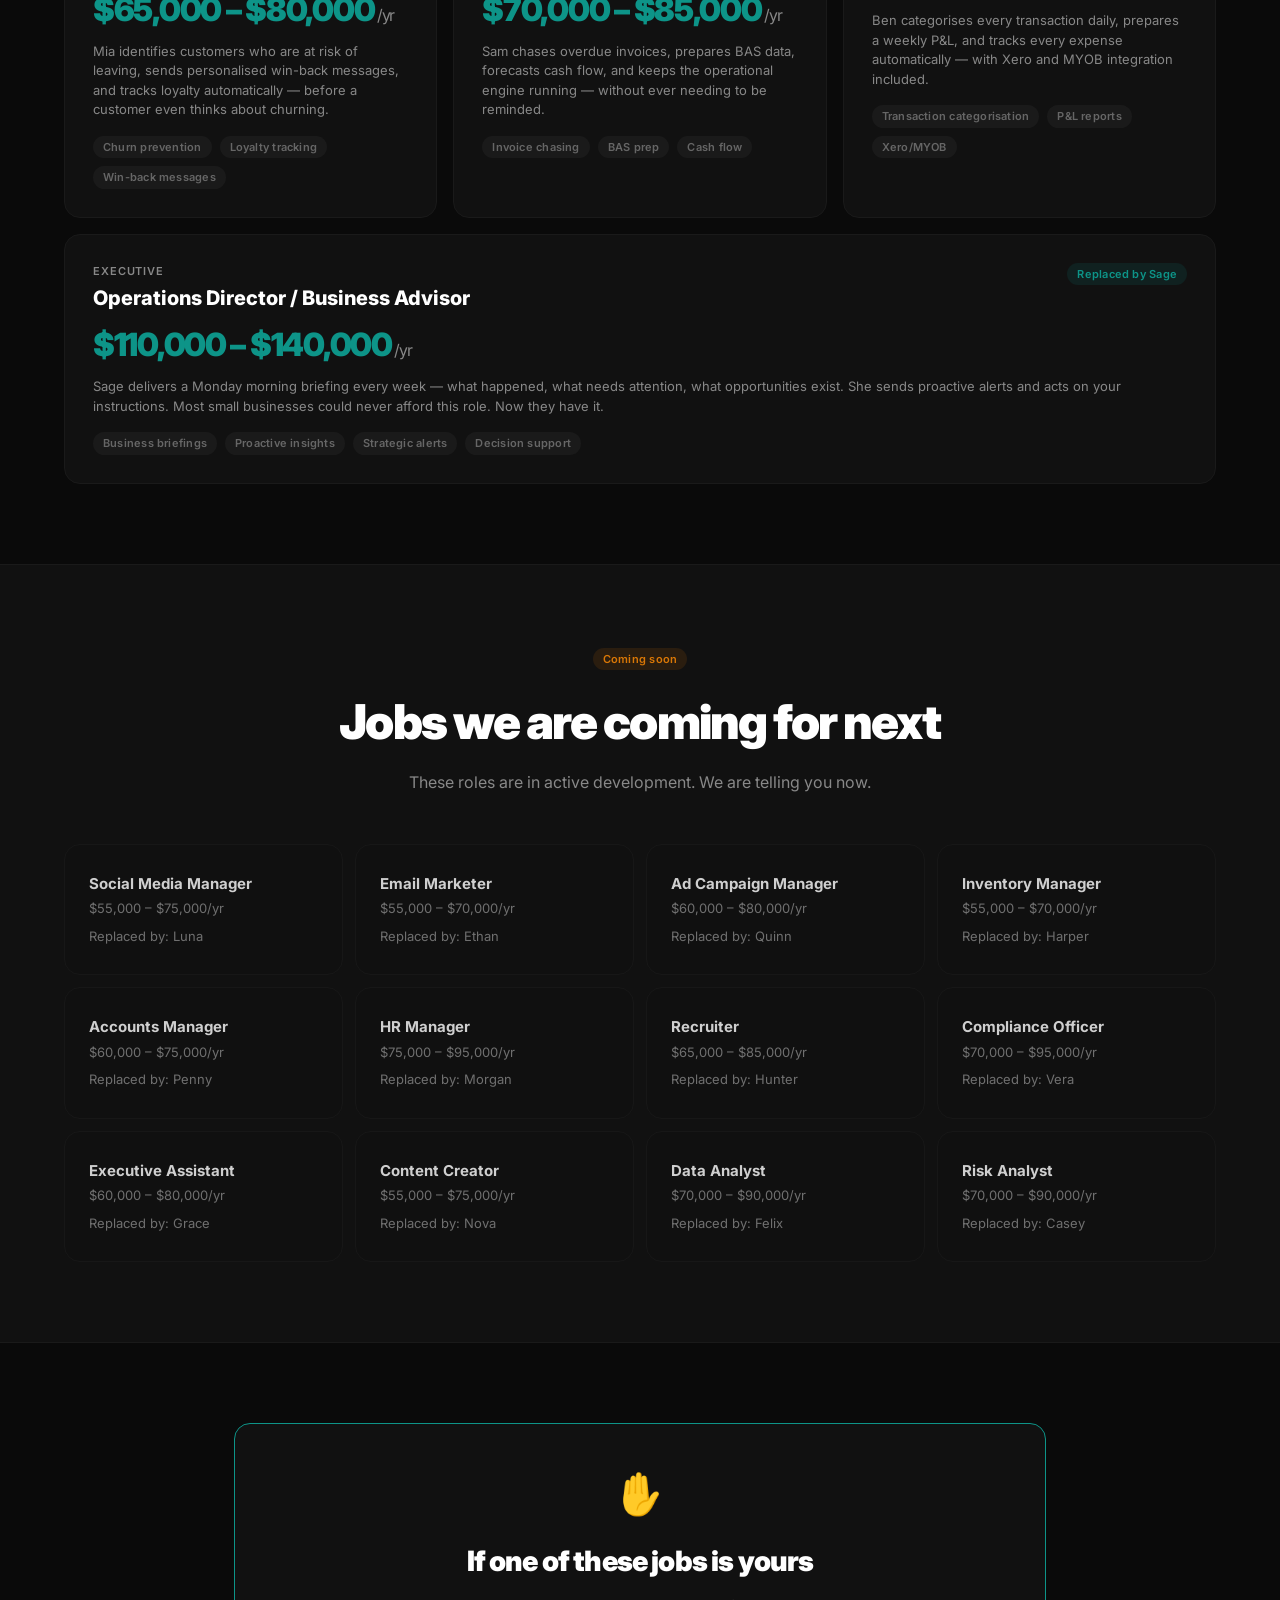
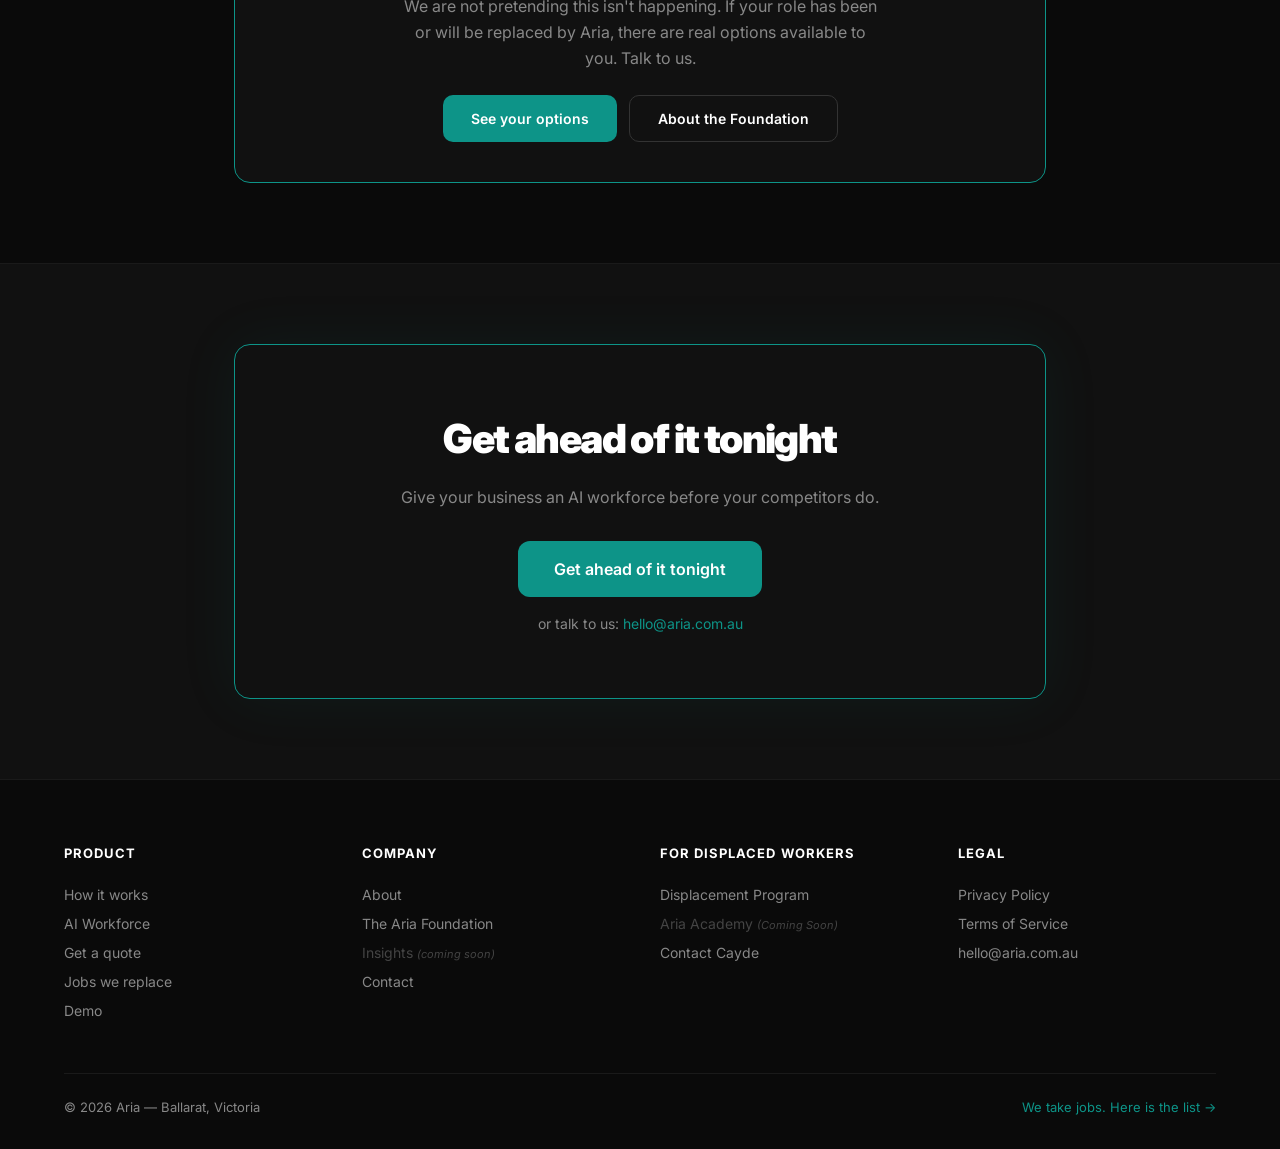
<file: jobs.html>
<!DOCTYPE html>
<html lang="en">
<head>
  <meta charset="UTF-8">
  <meta name="viewport" content="width=device-width, initial-scale=1.0">
  <title>Jobs We Replace — The List | Aria</title>
  <meta name="description" content="Aria replaces real jobs. We list them all here because we believe in transparency about what AI is doing to the workforce. Every affected role. Every salary. Every AI replacement.">
  <meta property="og:title" content="Jobs We Replace — The List | Aria">
  <meta property="og:description" content="We built AI that replaces real jobs. Here is every role, every salary, and what replaces it.">
  <meta property="og:type" content="website">
  <meta property="og:url" content="https://aria.com.au/jobs.html">
  <link rel="canonical" href="https://aria.com.au/jobs.html">
  <link rel="preconnect" href="https://fonts.googleapis.com">
  <link rel="preconnect" href="https://fonts.gstatic.com" crossorigin>
  <link href="https://fonts.googleapis.com/css2?family=Inter:wght@400;500;600;700;800;900&display=swap" rel="stylesheet">
  <link rel="stylesheet" href="css/styles.css">
  <link rel="stylesheet" href="css/animations.css">
</head>
<body>
<script src="js/nav.js"></script>

<main style="padding-top: 64px;">

  <!-- HERO -->
  <section class="section" style="padding-top:80px;padding-bottom:40px;border-bottom:1px solid var(--border);" aria-label="Jobs page hero">
    <div class="container container-sm">
      <div class="section-header fade-up" style="text-align:left;margin-bottom:32px;">
        <span class="badge badge-amber" style="margin-bottom:16px;">Transparency</span>
        <h1 style="font-size:clamp(36px,5vw,64px);font-weight:900;letter-spacing:-0.04em;line-height:1.05;margin-bottom:20px;">
          We take jobs.<br>
          <span class="text-teal">Here is the list.</span>
        </h1>
        <p style="color:var(--muted);font-size:18px;line-height:1.6;max-width:600px;">
          Aria replaces real jobs held by real people. We believe you deserve to know exactly which roles, exactly how many dollars, and exactly what AI is doing to small business employment in Australia.
        </p>
        <p style="color:var(--muted);font-size:18px;line-height:1.6;max-width:600px;margin-top:16px;">
          This page exists because we think hiding it would be cowardly.
        </p>
      </div>
      <div style="display:flex;gap:16px;flex-wrap:wrap;" class="fade-up delay-100">
        <a href="foundation.html" class="btn-secondary">Read about the Foundation →</a>
        <a href="displacement-options.html" class="btn-secondary">If this affects you →</a>
      </div>
    </div>
  </section>

  <!-- TOTAL IMPACT -->
  <section class="section-sm" style="background:var(--card);border-bottom:1px solid var(--border);" aria-label="Total job displacement stats">
    <div class="container">
      <div class="stats-row">
        <div class="stat-item fade-up">
          <span class="stat-number text-teal">7</span>
          <span class="stat-label">active AI replacements</span>
        </div>
        <div class="stat-item fade-up delay-100">
          <span class="stat-number">$500K+</span>
          <span class="stat-label">combined salary replaced per business</span>
        </div>
        <div class="stat-item fade-up delay-200">
          <span class="stat-number text-teal">40+</span>
          <span class="stat-label">total roles targeted by Aria</span>
        </div>
      </div>
    </div>
  </section>

  <!-- JOB LIST — ACTIVE -->
  <section class="section" aria-label="Active job replacements">
    <div class="container">
      <div class="section-header fade-up">
        <span class="badge badge-teal" style="margin-bottom:16px;">Available now</span>
        <h2 class="section-title">Jobs replaced today</h2>
        <p class="section-sub">These roles are being replaced by Aria right now, in businesses across Australia.</p>
      </div>
      <div class="grid-2">

        <div class="job-card fade-up">
          <div style="display:flex;justify-content:space-between;align-items:flex-start;flex-wrap:wrap;gap:8px;">
            <div>
              <p style="font-size:11px;font-weight:600;color:var(--muted);text-transform:uppercase;letter-spacing:0.08em;margin-bottom:4px;">Reception</p>
              <h3 style="font-size:20px;font-weight:800;">Receptionist / Front Desk</h3>
            </div>
            <span class="badge badge-teal">Replaced by Ava</span>
          </div>
          <p class="job-salary">$48,000 – $58,000<span style="font-size:16px;font-weight:400;color:var(--muted);"> /yr</span></p>
          <p class="job-replaced-by">Ava answers every call 24/7, books appointments, takes messages, and learns your business. She does not take sick days, annual leave, or superannuation.</p>
          <div style="margin-top:16px;display:flex;flex-wrap:wrap;gap:8px;">
            <span class="badge badge-grey">Phone answering</span>
            <span class="badge badge-grey">Appointment booking</span>
            <span class="badge badge-grey">Customer queries</span>
            <span class="badge badge-grey">Message taking</span>
          </div>
        </div>

        <div class="job-card fade-up delay-100">
          <div style="display:flex;justify-content:space-between;align-items:flex-start;flex-wrap:wrap;gap:8px;">
            <div>
              <p style="font-size:11px;font-weight:600;color:var(--muted);text-transform:uppercase;letter-spacing:0.08em;margin-bottom:4px;">Sales</p>
              <h3 style="font-size:20px;font-weight:800;">Sales Representative</h3>
            </div>
            <span class="badge badge-teal">Replaced by Max</span>
          </div>
          <p class="job-salary">$60,000 – $75,000<span style="font-size:16px;font-weight:400;color:var(--muted);"> /yr</span></p>
          <p class="job-replaced-by">Max follows up every unbooked lead, chases quotes that go cold, and runs win-back campaigns for lost customers. He works on commission you never pay.</p>
          <div style="margin-top:16px;display:flex;flex-wrap:wrap;gap:8px;">
            <span class="badge badge-grey">Lead follow-up</span>
            <span class="badge badge-grey">Quote chasing</span>
            <span class="badge badge-grey">Win-back campaigns</span>
          </div>
        </div>

        <div class="job-card fade-up delay-200">
          <div style="display:flex;justify-content:space-between;align-items:flex-start;flex-wrap:wrap;gap:8px;">
            <div>
              <p style="font-size:11px;font-weight:600;color:var(--muted);text-transform:uppercase;letter-spacing:0.08em;margin-bottom:4px;">Marketing</p>
              <h3 style="font-size:20px;font-weight:800;">Marketing Assistant</h3>
            </div>
            <span class="badge badge-teal">Replaced by Zoe</span>
          </div>
          <p class="job-salary">$52,000 – $65,000<span style="font-size:16px;font-weight:400;color:var(--muted);"> /yr</span></p>
          <p class="job-replaced-by">Zoe responds to every Google review, posts to your Google Business profile weekly, monitors competitors, and maintains your online presence — every day.</p>
          <div style="margin-top:16px;display:flex;flex-wrap:wrap;gap:8px;">
            <span class="badge badge-grey">Review management</span>
            <span class="badge badge-grey">Google Business</span>
            <span class="badge badge-grey">Competitor tracking</span>
          </div>
        </div>

        <div class="job-card fade-up delay-300">
          <div style="display:flex;justify-content:space-between;align-items:flex-start;flex-wrap:wrap;gap:8px;">
            <div>
              <p style="font-size:11px;font-weight:600;color:var(--muted);text-transform:uppercase;letter-spacing:0.08em;margin-bottom:4px;">Customer Success</p>
              <h3 style="font-size:20px;font-weight:800;">Customer Success Manager</h3>
            </div>
            <span class="badge badge-teal">Replaced by Mia</span>
          </div>
          <p class="job-salary">$65,000 – $80,000<span style="font-size:16px;font-weight:400;color:var(--muted);"> /yr</span></p>
          <p class="job-replaced-by">Mia identifies customers who are at risk of leaving, sends personalised win-back messages, and tracks loyalty automatically — before a customer even thinks about churning.</p>
          <div style="margin-top:16px;display:flex;flex-wrap:wrap;gap:8px;">
            <span class="badge badge-grey">Churn prevention</span>
            <span class="badge badge-grey">Loyalty tracking</span>
            <span class="badge badge-grey">Win-back messages</span>
          </div>
        </div>

        <div class="job-card fade-up">
          <div style="display:flex;justify-content:space-between;align-items:flex-start;flex-wrap:wrap;gap:8px;">
            <div>
              <p style="font-size:11px;font-weight:600;color:var(--muted);text-transform:uppercase;letter-spacing:0.08em;margin-bottom:4px;">Operations</p>
              <h3 style="font-size:20px;font-weight:800;">Operations Manager</h3>
            </div>
            <span class="badge badge-teal">Replaced by Sam</span>
          </div>
          <p class="job-salary">$70,000 – $85,000<span style="font-size:16px;font-weight:400;color:var(--muted);"> /yr</span></p>
          <p class="job-replaced-by">Sam chases overdue invoices, prepares BAS data, forecasts cash flow, and keeps the operational engine running — without ever needing to be reminded.</p>
          <div style="margin-top:16px;display:flex;flex-wrap:wrap;gap:8px;">
            <span class="badge badge-grey">Invoice chasing</span>
            <span class="badge badge-grey">BAS prep</span>
            <span class="badge badge-grey">Cash flow</span>
          </div>
        </div>

        <div class="job-card fade-up delay-100">
          <div style="display:flex;justify-content:space-between;align-items:flex-start;flex-wrap:wrap;gap:8px;">
            <div>
              <p style="font-size:11px;font-weight:600;color:var(--muted);text-transform:uppercase;letter-spacing:0.08em;margin-bottom:4px;">Finance</p>
              <h3 style="font-size:20px;font-weight:800;">Bookkeeper</h3>
            </div>
            <span class="badge badge-teal">Replaced by Ben</span>
          </div>
          <p class="job-salary">$55,000 – $68,000<span style="font-size:16px;font-weight:400;color:var(--muted);"> /yr</span></p>
          <p class="job-replaced-by">Ben categorises every transaction daily, prepares a weekly P&amp;L, and tracks every expense automatically — with Xero and MYOB integration included.</p>
          <div style="margin-top:16px;display:flex;flex-wrap:wrap;gap:8px;">
            <span class="badge badge-grey">Transaction categorisation</span>
            <span class="badge badge-grey">P&amp;L reports</span>
            <span class="badge badge-grey">Xero/MYOB</span>
          </div>
        </div>

        <div class="job-card fade-up delay-200" style="grid-column: 1 / -1;">
          <div style="display:flex;justify-content:space-between;align-items:flex-start;flex-wrap:wrap;gap:8px;">
            <div>
              <p style="font-size:11px;font-weight:600;color:var(--muted);text-transform:uppercase;letter-spacing:0.08em;margin-bottom:4px;">Executive</p>
              <h3 style="font-size:20px;font-weight:800;">Operations Director / Business Advisor</h3>
            </div>
            <span class="badge badge-teal">Replaced by Sage</span>
          </div>
          <p class="job-salary">$110,000 – $140,000<span style="font-size:16px;font-weight:400;color:var(--muted);"> /yr</span></p>
          <p class="job-replaced-by">Sage delivers a Monday morning briefing every week — what happened, what needs attention, what opportunities exist. She sends proactive alerts and acts on your instructions. Most small businesses could never afford this role. Now they have it.</p>
          <div style="margin-top:16px;display:flex;flex-wrap:wrap;gap:8px;">
            <span class="badge badge-grey">Business briefings</span>
            <span class="badge badge-grey">Proactive insights</span>
            <span class="badge badge-grey">Strategic alerts</span>
            <span class="badge badge-grey">Decision support</span>
          </div>
        </div>

      </div>
    </div>
  </section>

  <!-- JOB LIST — COMING SOON -->
  <section class="section" style="background:var(--card);border-top:1px solid var(--border);border-bottom:1px solid var(--border);" aria-label="Future job replacements">
    <div class="container">
      <div class="section-header fade-up">
        <span class="badge badge-amber" style="margin-bottom:16px;">Coming soon</span>
        <h2 class="section-title">Jobs we are coming for next</h2>
        <p class="section-sub">These roles are in active development. We are telling you now.</p>
      </div>
      <div style="display:grid;grid-template-columns:repeat(auto-fill,minmax(260px,1fr));gap:12px;">
        <div class="card fade-up" style="opacity:0.8;">
          <p style="font-size:15px;font-weight:700;margin-bottom:4px;">Social Media Manager</p>
          <p style="color:var(--muted);font-size:13px;margin-bottom:8px;">$55,000 – $75,000/yr</p>
          <p style="color:var(--muted);font-size:13px;">Replaced by: Luna</p>
        </div>
        <div class="card fade-up delay-100" style="opacity:0.8;">
          <p style="font-size:15px;font-weight:700;margin-bottom:4px;">Email Marketer</p>
          <p style="color:var(--muted);font-size:13px;margin-bottom:8px;">$55,000 – $70,000/yr</p>
          <p style="color:var(--muted);font-size:13px;">Replaced by: Ethan</p>
        </div>
        <div class="card fade-up delay-200" style="opacity:0.8;">
          <p style="font-size:15px;font-weight:700;margin-bottom:4px;">Ad Campaign Manager</p>
          <p style="color:var(--muted);font-size:13px;margin-bottom:8px;">$60,000 – $80,000/yr</p>
          <p style="color:var(--muted);font-size:13px;">Replaced by: Quinn</p>
        </div>
        <div class="card fade-up delay-300" style="opacity:0.8;">
          <p style="font-size:15px;font-weight:700;margin-bottom:4px;">Inventory Manager</p>
          <p style="color:var(--muted);font-size:13px;margin-bottom:8px;">$55,000 – $70,000/yr</p>
          <p style="color:var(--muted);font-size:13px;">Replaced by: Harper</p>
        </div>
        <div class="card fade-up" style="opacity:0.8;">
          <p style="font-size:15px;font-weight:700;margin-bottom:4px;">Accounts Manager</p>
          <p style="color:var(--muted);font-size:13px;margin-bottom:8px;">$60,000 – $75,000/yr</p>
          <p style="color:var(--muted);font-size:13px;">Replaced by: Penny</p>
        </div>
        <div class="card fade-up delay-100" style="opacity:0.8;">
          <p style="font-size:15px;font-weight:700;margin-bottom:4px;">HR Manager</p>
          <p style="color:var(--muted);font-size:13px;margin-bottom:8px;">$75,000 – $95,000/yr</p>
          <p style="color:var(--muted);font-size:13px;">Replaced by: Morgan</p>
        </div>
        <div class="card fade-up delay-200" style="opacity:0.8;">
          <p style="font-size:15px;font-weight:700;margin-bottom:4px;">Recruiter</p>
          <p style="color:var(--muted);font-size:13px;margin-bottom:8px;">$65,000 – $85,000/yr</p>
          <p style="color:var(--muted);font-size:13px;">Replaced by: Hunter</p>
        </div>
        <div class="card fade-up delay-300" style="opacity:0.8;">
          <p style="font-size:15px;font-weight:700;margin-bottom:4px;">Compliance Officer</p>
          <p style="color:var(--muted);font-size:13px;margin-bottom:8px;">$70,000 – $95,000/yr</p>
          <p style="color:var(--muted);font-size:13px;">Replaced by: Vera</p>
        </div>
        <div class="card fade-up" style="opacity:0.8;">
          <p style="font-size:15px;font-weight:700;margin-bottom:4px;">Executive Assistant</p>
          <p style="color:var(--muted);font-size:13px;margin-bottom:8px;">$60,000 – $80,000/yr</p>
          <p style="color:var(--muted);font-size:13px;">Replaced by: Grace</p>
        </div>
        <div class="card fade-up delay-100" style="opacity:0.8;">
          <p style="font-size:15px;font-weight:700;margin-bottom:4px;">Content Creator</p>
          <p style="color:var(--muted);font-size:13px;margin-bottom:8px;">$55,000 – $75,000/yr</p>
          <p style="color:var(--muted);font-size:13px;">Replaced by: Nova</p>
        </div>
        <div class="card fade-up delay-200" style="opacity:0.8;">
          <p style="font-size:15px;font-weight:700;margin-bottom:4px;">Data Analyst</p>
          <p style="color:var(--muted);font-size:13px;margin-bottom:8px;">$70,000 – $90,000/yr</p>
          <p style="color:var(--muted);font-size:13px;">Replaced by: Felix</p>
        </div>
        <div class="card fade-up delay-300" style="opacity:0.8;">
          <p style="font-size:15px;font-weight:700;margin-bottom:4px;">Risk Analyst</p>
          <p style="color:var(--muted);font-size:13px;margin-bottom:8px;">$70,000 – $90,000/yr</p>
          <p style="color:var(--muted);font-size:13px;">Replaced by: Casey</p>
        </div>
      </div>
    </div>
  </section>

  <!-- DISPLACEMENT CALLOUT -->
  <section class="section" aria-label="Displacement support">
    <div class="container container-sm">
      <div class="card fade-up" style="border-color:var(--teal);padding:40px;text-align:center;">
        <div style="font-size:40px;margin-bottom:16px;" aria-hidden="true">✋</div>
        <h2 style="font-size:28px;font-weight:900;letter-spacing:-0.03em;margin-bottom:12px;">If one of these jobs is yours</h2>
        <p style="color:var(--muted);font-size:16px;line-height:1.6;max-width:480px;margin:0 auto 24px;">We are not pretending this isn't happening. If your role has been or will be replaced by Aria, there are real options available to you. Talk to us.</p>
        <div style="display:flex;gap:12px;justify-content:center;flex-wrap:wrap;">
          <a href="displacement-options.html" class="btn-primary">See your options</a>
          <a href="foundation.html" class="btn-secondary">About the Foundation</a>
        </div>
      </div>
    </div>
  </section>

  <!-- CTA -->
  <section class="section" style="background: var(--card); border-top: 1px solid var(--border);" aria-label="Get ahead with Aria">
    <div class="container container-sm">
      <div class="cta-card fade-up">
        <h2 class="cta-title">Get ahead of it tonight</h2>
        <p class="cta-sub">Give your business an AI workforce before your competitors do.</p>
        <a href="quote.html" class="btn-primary btn-lg" style="margin:0 auto;display:inline-block;">Get ahead of it tonight</a>
        <p class="cta-phone">or talk to us: <a href="mailto:hello@aria.com.au" class="text-teal">hello@aria.com.au</a></p>
      </div>
    </div>
  </section>

</main>

<script src="js/footer.js"></script>
<script src="js/animations.js"></script>
</body>
</html>
</file>
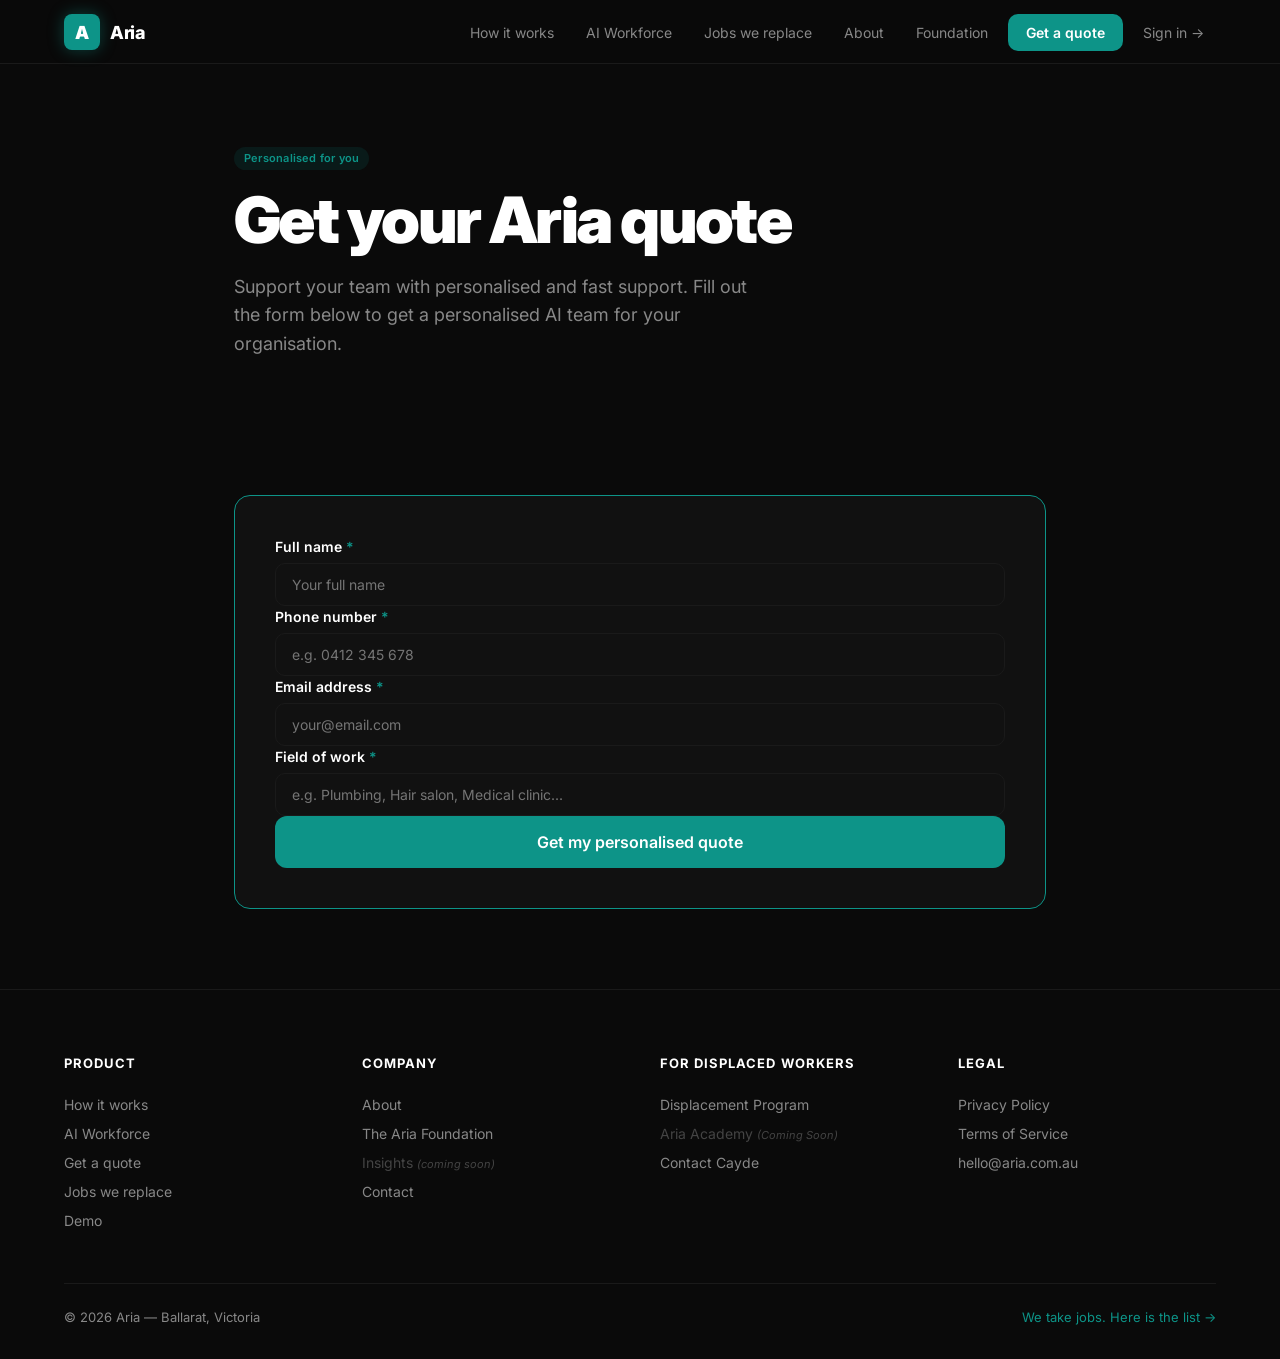
<file: quote.html>
<!DOCTYPE html>
<html lang="en">
<head>
  <meta charset="UTF-8">
  <meta name="viewport" content="width=device-width, initial-scale=1.0">
  <title>Get Your Aria Quote | Aria</title>
  <meta name="description" content="Get a personalised Aria quote for your business. Fill out the form and we'll be in touch with a tailored recommendation.">
  <meta property="og:title" content="Get Your Aria Quote | Aria">
  <meta property="og:description" content="Support your team with personalised and fast AI support. Get a quote today.">
  <meta property="og:type" content="website">
  <meta property="og:url" content="https://aria.com.au/quote.html">
  <link rel="canonical" href="https://aria.com.au/quote.html">
  <link rel="preconnect" href="https://fonts.googleapis.com">
  <link rel="preconnect" href="https://fonts.gstatic.com" crossorigin>
  <link href="https://fonts.googleapis.com/css2?family=Inter:wght@400;500;600;700;800;900&display=swap" rel="stylesheet">
  <link rel="stylesheet" href="css/styles.css">
  <link rel="stylesheet" href="css/animations.css">
</head>
<body>
<script src="js/nav.js"></script>

<main style="padding-top: 64px;">

  <!-- HERO -->
  <section class="section" style="padding-top:80px;padding-bottom:40px;" aria-label="Quote page hero">
    <div class="container container-sm">
      <div class="section-header fade-up" style="text-align:left;">
        <span class="badge badge-teal" style="margin-bottom:16px;">Personalised for you</span>
        <h1 style="font-size:clamp(36px,5vw,64px);font-weight:900;letter-spacing:-0.04em;line-height:1.05;margin-bottom:20px;">
          Get your Aria quote
        </h1>
        <p style="color:var(--muted);font-size:18px;line-height:1.6;max-width:520px;">
          Support your team with personalised and fast support.
          Fill out the form below to get a personalised AI team
          for your organisation.
        </p>
      </div>
    </div>
  </section>

  <!-- FORM SECTION -->
  <section class="section-sm" style="padding-bottom:80px;" aria-label="Quote form">
    <div class="container container-sm">

      <!-- QUOTE FORM -->
      <div id="quote-form-wrap" class="card fade-up" style="border-color:var(--teal);padding:40px;">
        <form id="quote-form" novalidate aria-label="Get a quote form">

          <div class="form-group">
            <label class="form-label" for="q-name">Full name <span style="color:var(--teal);">*</span></label>
            <input type="text" id="q-name" name="name" class="form-input" placeholder="Your full name" required autocomplete="name">
          </div>

          <div class="form-group">
            <label class="form-label" for="q-phone">Phone number <span style="color:var(--teal);">*</span></label>
            <input type="tel" id="q-phone" name="phone" class="form-input" placeholder="e.g. 0412 345 678" required autocomplete="tel">
          </div>

          <div class="form-group">
            <label class="form-label" for="q-email">Email address <span style="color:var(--teal);">*</span></label>
            <input type="email" id="q-email" name="email" class="form-input" placeholder="your@email.com" required autocomplete="email">
          </div>

          <div class="form-group">
            <label class="form-label" for="q-field">Field of work <span style="color:var(--teal);">*</span></label>
            <input type="text" id="q-field" name="field_of_work" class="form-input" placeholder="e.g. Plumbing, Hair salon, Medical clinic..." required>
          </div>

          <div id="quote-error-inline" style="display:none;background:rgba(220,38,38,0.08);border:1px solid rgba(220,38,38,0.3);border-radius:10px;padding:14px 16px;margin-bottom:16px;">
            <p style="color:#f87171;font-size:14px;margin:0;" id="quote-error-msg">Please fill in all required fields.</p>
          </div>

          <button type="submit" class="btn-primary btn-lg" style="width:100%;text-align:center;" id="quote-submit-btn">
            Get my personalised quote
          </button>

        </form>
      </div>

      <!-- SUCCESS STATE -->
      <div id="quote-success" style="display:none;" aria-live="polite">
        <div class="card fade-up" style="border-color:var(--teal);padding:56px 40px;text-align:center;">
          <div style="width:72px;height:72px;border-radius:50%;background:rgba(13,148,136,0.12);border:2px solid var(--teal);display:flex;align-items:center;justify-content:center;margin:0 auto 24px;font-size:32px;" aria-hidden="true">✓</div>
          <h2 id="success-heading" style="font-size:clamp(24px,3.5vw,36px);font-weight:900;letter-spacing:-0.03em;margin-bottom:16px;">Thanks.</h2>
          <p style="color:var(--muted);font-size:17px;line-height:1.6;max-width:440px;margin:0 auto 20px;">
            We will be in touch.
          </p>
          <p style="color:var(--muted);font-size:15px;font-style:italic;">— Cayde, Founder of Aria</p>
        </div>
      </div>

      <!-- ERROR STATE -->
      <div id="quote-fatal-error" style="display:none;" aria-live="polite">
        <div class="card fade-up" style="border-color:#dc2626;padding:56px 40px;text-align:center;">
          <div style="width:72px;height:72px;border-radius:50%;background:rgba(220,38,38,0.08);border:2px solid #dc2626;display:flex;align-items:center;justify-content:center;margin:0 auto 24px;font-size:32px;" aria-hidden="true">!</div>
          <h2 style="font-size:clamp(24px,3vw,32px);font-weight:900;letter-spacing:-0.03em;margin-bottom:16px;">Something went wrong.</h2>
          <p style="color:var(--muted);font-size:16px;line-height:1.6;margin-bottom:24px;">
            Call us directly: <a href="tel:+61XXXXXXXXX" class="text-teal">+61 XXX XXX XXX</a>
          </p>
          <p style="color:var(--muted);font-size:16px;line-height:1.6;">
            Or email: <a href="mailto:hello@aria.com.au" class="text-teal">hello@aria.com.au</a>
          </p>
          <button onclick="document.getElementById('quote-fatal-error').style.display='none';document.getElementById('quote-form-wrap').style.display='block';" class="btn-secondary" style="margin-top:28px;">Try again</button>
        </div>
      </div>

    </div>
  </section>

</main>

<script src="js/footer.js"></script>
<script src="js/animations.js"></script>
<script>
(function() {
  var form = document.getElementById('quote-form');
  var submitBtn = document.getElementById('quote-submit-btn');
  var formWrap = document.getElementById('quote-form-wrap');
  var successEl = document.getElementById('quote-success');
  var fatalErrorEl = document.getElementById('quote-fatal-error');
  var inlineError = document.getElementById('quote-error-inline');
  var inlineErrorMsg = document.getElementById('quote-error-msg');
  var successHeading = document.getElementById('success-heading');

  form.addEventListener('submit', function(e) {
    e.preventDefault();

    inlineError.style.display = 'none';

    var name = document.getElementById('q-name').value.trim();
    var phone = document.getElementById('q-phone').value.trim();
    var email = document.getElementById('q-email').value.trim();
    var field = document.getElementById('q-field').value.trim();

    if (!name || !phone || !email || !field) {
      inlineErrorMsg.textContent = 'Please fill in all required fields.';
      inlineError.style.display = 'block';
      inlineError.scrollIntoView({ behavior: 'smooth', block: 'nearest' });
      return;
    }

    var payload = {
      name: name,
      email: email,
      phone: phone,
      interest: field,
      business_name: '',
      staff_count: ''
    };

    submitBtn.disabled = true;
    submitBtn.textContent = 'Sending...';

    fetch('https://aria-production-034f.up.railway.app/api/leads', {
      method: 'POST',
      headers: { 'Content-Type': 'application/json' },
      body: JSON.stringify(payload)
    })
    .then(function(res) {
      if (!res.ok) throw new Error('Server error: ' + res.status);
      return res.json();
    })
    .then(function() {
      successHeading.textContent = 'Thanks ' + name.split(' ')[0] + '.';
      formWrap.style.display = 'none';
      successEl.style.display = 'block';
      successEl.scrollIntoView({ behavior: 'smooth', block: 'start' });
    })
    .catch(function() {
      formWrap.style.display = 'none';
      fatalErrorEl.style.display = 'block';
      fatalErrorEl.scrollIntoView({ behavior: 'smooth', block: 'start' });
    });
  });
})();
</script>
</body>
</html>
</file>
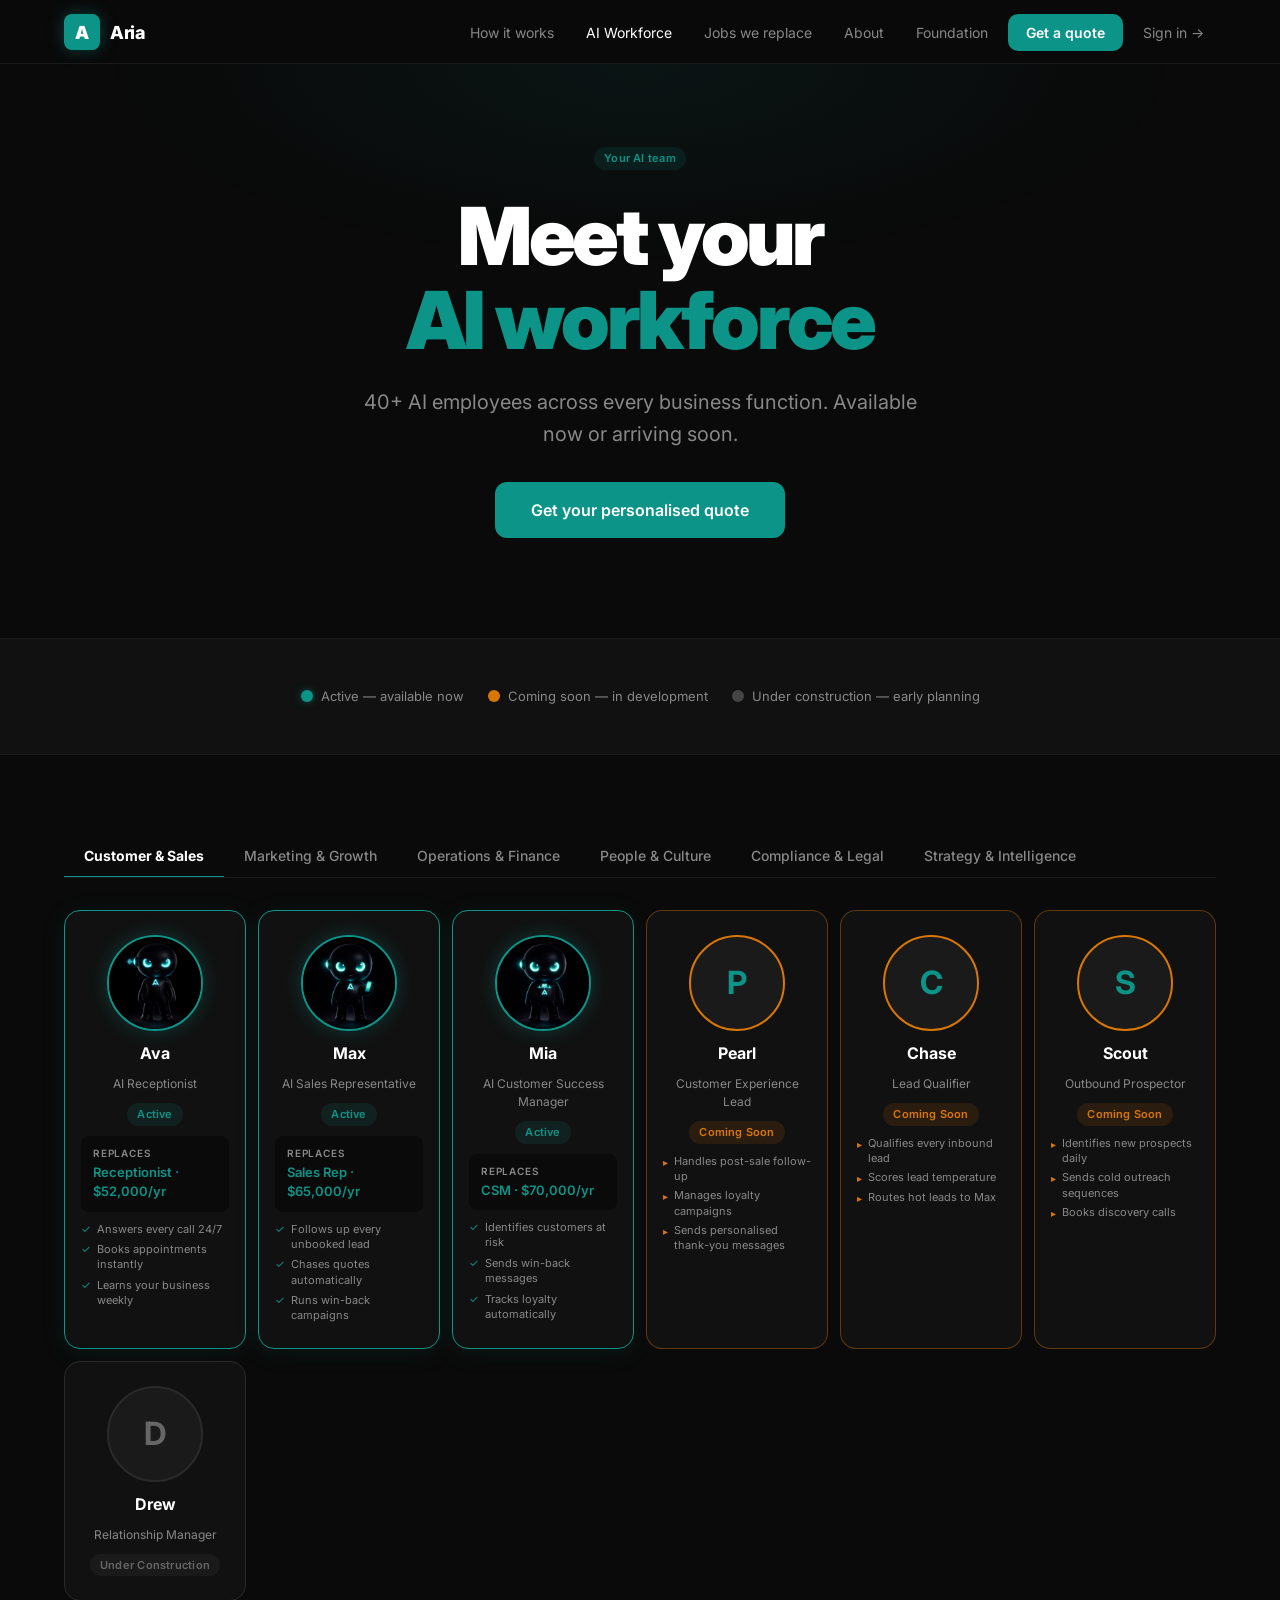
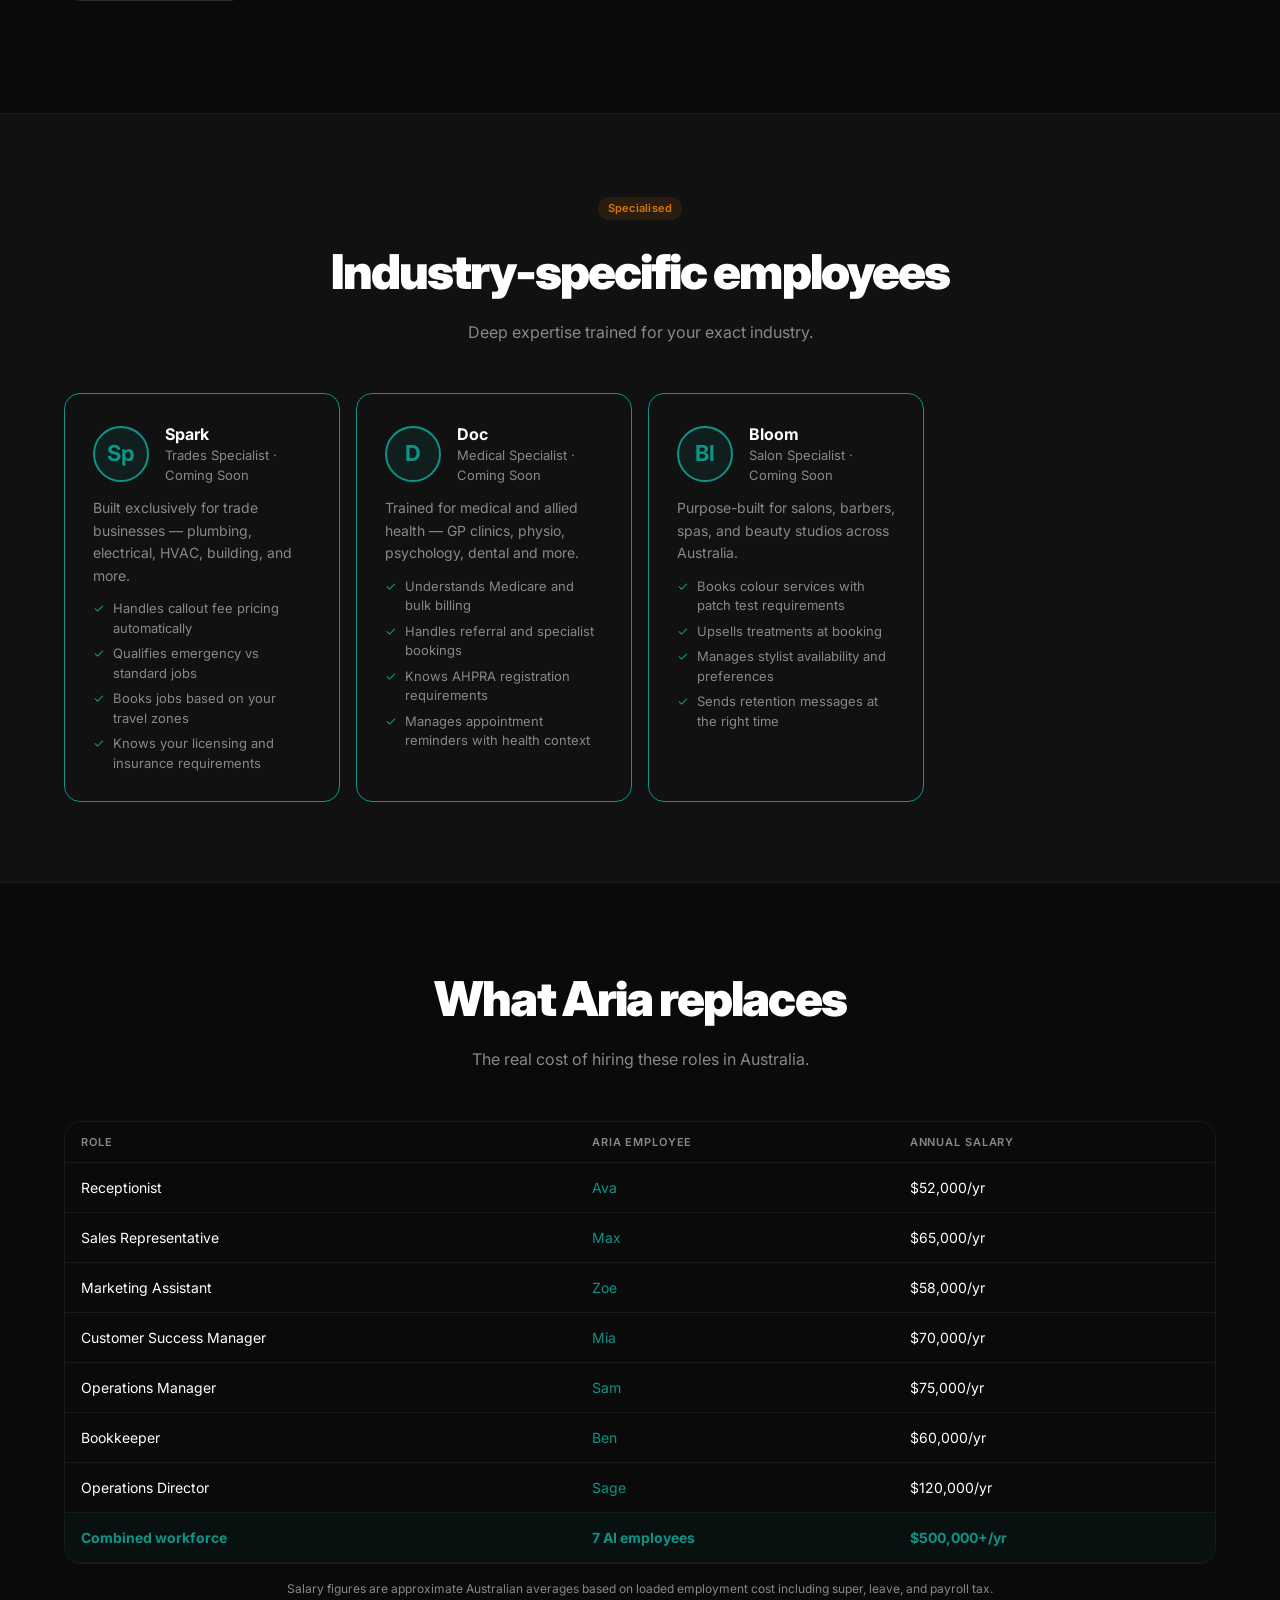
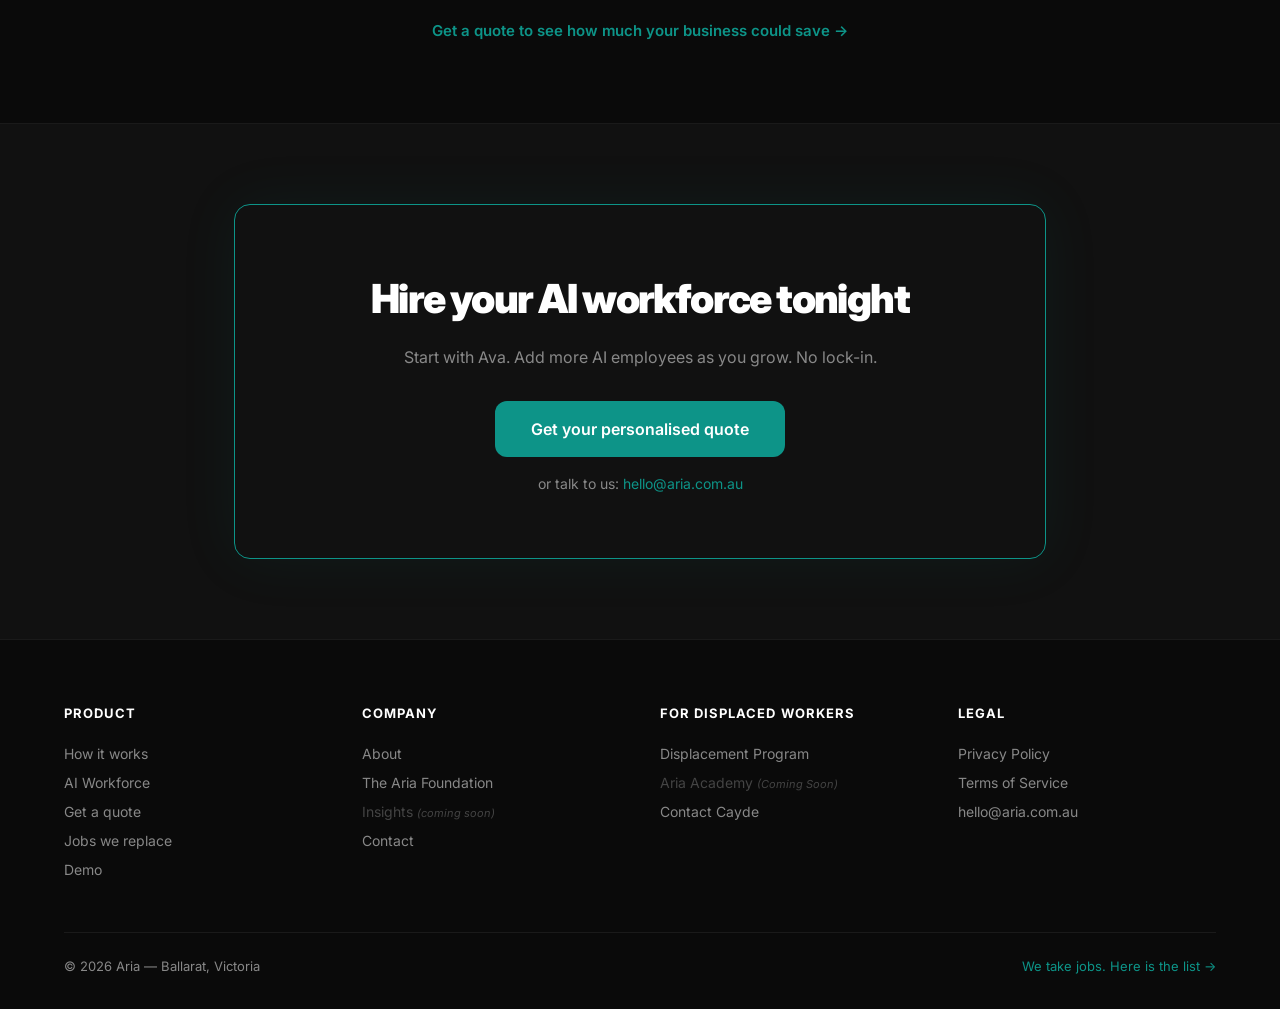
<file: workforce.html>
<!DOCTYPE html>
<html lang="en">
<head>
  <meta charset="UTF-8">
  <meta name="viewport" content="width=device-width, initial-scale=1.0">
  <title>AI Workforce — Meet Your Team | Aria</title>
  <meta name="description" content="Meet Aria's complete AI workforce. Ava the receptionist, Max in sales, Zoe in marketing, Sam in operations, and more — all working 24/7 for your Australian small business.">
  <meta property="og:title" content="AI Workforce — Meet Your Team | Aria">
  <meta property="og:description" content="40+ AI employees across every business function. Active now or coming soon.">
  <meta property="og:type" content="website">
  <meta property="og:url" content="https://aria.com.au/workforce.html">
  <link rel="canonical" href="https://aria.com.au/workforce.html">
  <link rel="preconnect" href="https://fonts.googleapis.com">
  <link rel="preconnect" href="https://fonts.gstatic.com" crossorigin>
  <link href="https://fonts.googleapis.com/css2?family=Inter:wght@400;500;600;700;800;900&display=swap" rel="stylesheet">
  <link rel="stylesheet" href="css/styles.css">
  <link rel="stylesheet" href="css/animations.css">
</head>
<body>
<script src="js/nav.js"></script>

<main style="padding-top: 64px;">

  <!-- HERO -->
  <section class="hero-section" style="min-height: 60vh;" aria-label="AI Workforce hero">
    <div class="container">
      <div class="hero-content">
        <div class="fade-up">
          <span class="badge badge-teal hero-badge">Your AI team</span>
        </div>
        <h1 class="hero-headline fade-up delay-100">
          Meet your<br>
          <span class="text-teal">AI workforce</span>
        </h1>
        <p class="hero-sub fade-up delay-200">
          40+ AI employees across every business function. Available now or arriving soon.
        </p>
        <div class="hero-actions fade-up delay-300">
          <a href="quote.html" class="btn-primary btn-lg">Get your personalised quote</a>
        </div>
      </div>
    </div>
  </section>

  <!-- LEGEND -->
  <section class="section-sm" style="background: var(--card); border-top: 1px solid var(--border); border-bottom: 1px solid var(--border);">
    <div class="container">
      <div style="display:flex; gap:24px; flex-wrap:wrap; justify-content:center; align-items:center;">
        <div style="display:flex; align-items:center; gap:8px;">
          <div style="width:12px;height:12px;border-radius:50%;background:var(--teal);box-shadow:0 0 8px rgba(13,148,136,0.5);"></div>
          <span style="font-size:13px;color:var(--muted);">Active — available now</span>
        </div>
        <div style="display:flex; align-items:center; gap:8px;">
          <div style="width:12px;height:12px;border-radius:50%;background:var(--amber);"></div>
          <span style="font-size:13px;color:var(--muted);">Coming soon — in development</span>
        </div>
        <div style="display:flex; align-items:center; gap:8px;">
          <div style="width:12px;height:12px;border-radius:50%;background:#444;"></div>
          <span style="font-size:13px;color:var(--muted);">Under construction — early planning</span>
        </div>
      </div>
    </div>
  </section>

  <!-- DEPARTMENT TABS -->
  <section class="section" aria-label="AI employees by department">
    <div class="container">

      <div class="dept-tabs" role="tablist" aria-label="Department categories">
        <div class="tabs-nav">
          <button class="tab-btn active" data-tab="customer" aria-label="Customer and Sales department">Customer &amp; Sales</button>
          <button class="tab-btn" data-tab="marketing" aria-label="Marketing and Growth department">Marketing &amp; Growth</button>
          <button class="tab-btn" data-tab="operations" aria-label="Operations and Finance department">Operations &amp; Finance</button>
          <button class="tab-btn" data-tab="people" aria-label="People and Culture department">People &amp; Culture</button>
          <button class="tab-btn" data-tab="compliance" aria-label="Compliance and Legal department">Compliance &amp; Legal</button>
          <button class="tab-btn" data-tab="strategy" aria-label="Strategy and Intelligence department">Strategy &amp; Intelligence</button>
        </div>

        <!-- CUSTOMER & SALES -->
        <div data-panel="customer" class="tab-panel" style="opacity:1; padding-top:32px;">
          <div class="emp-grid">

            <!-- Ava — Active -->
            <div class="emp-card emp-card--active fade-up">
              <div class="emp-img-wrap emp-img-wrap--active">
                <img src="assets/employees/Ava.png" alt="Ava, AI Receptionist" loading="lazy" onerror="this.style.display='none';this.nextElementSibling.style.display='flex'">
                <div class="emp-img-fallback" style="display:none">A</div>
              </div>
              <p class="emp-name">Ava</p>
              <p class="emp-role">AI Receptionist</p>
              <span class="badge badge-teal">Active</span>
              <div class="emp-replaces">
                <p class="emp-replaces-label">Replaces</p>
                <p class="emp-replaces-val">Receptionist · $52,000/yr</p>
              </div>
              <div class="emp-bullets">
                <p class="emp-bullet">Answers every call 24/7</p>
                <p class="emp-bullet">Books appointments instantly</p>
                <p class="emp-bullet">Learns your business weekly</p>
              </div>
            </div>

            <!-- Max — Active -->
            <div class="emp-card emp-card--active fade-up delay-100">
              <div class="emp-img-wrap emp-img-wrap--active">
                <img src="assets/employees/Max.webp" alt="Max, AI Sales Representative" loading="lazy" onerror="this.style.display='none';this.nextElementSibling.style.display='flex'">
                <div class="emp-img-fallback" style="display:none">M</div>
              </div>
              <p class="emp-name">Max</p>
              <p class="emp-role">AI Sales Representative</p>
              <span class="badge badge-teal">Active</span>
              <div class="emp-replaces">
                <p class="emp-replaces-label">Replaces</p>
                <p class="emp-replaces-val">Sales Rep · $65,000/yr</p>
              </div>
              <div class="emp-bullets">
                <p class="emp-bullet">Follows up every unbooked lead</p>
                <p class="emp-bullet">Chases quotes automatically</p>
                <p class="emp-bullet">Runs win-back campaigns</p>
              </div>
            </div>

            <!-- Mia — Active -->
            <div class="emp-card emp-card--active fade-up delay-200">
              <div class="emp-img-wrap emp-img-wrap--active">
                <img src="assets/employees/Mia.webp" alt="Mia, AI Customer Success Manager" loading="lazy" onerror="this.style.display='none';this.nextElementSibling.style.display='flex'">
                <div class="emp-img-fallback" style="display:none">M</div>
              </div>
              <p class="emp-name">Mia</p>
              <p class="emp-role">AI Customer Success Manager</p>
              <span class="badge badge-teal">Active</span>
              <div class="emp-replaces">
                <p class="emp-replaces-label">Replaces</p>
                <p class="emp-replaces-val">CSM · $70,000/yr</p>
              </div>
              <div class="emp-bullets">
                <p class="emp-bullet">Identifies customers at risk</p>
                <p class="emp-bullet">Sends win-back messages</p>
                <p class="emp-bullet">Tracks loyalty automatically</p>
              </div>
            </div>

            <!-- Pearl — Coming Soon -->
            <div class="emp-card emp-card--coming fade-up delay-300">
              <div class="emp-img-wrap emp-img-wrap--coming">
                <div class="emp-img-fallback">P</div>
              </div>
              <p class="emp-name">Pearl</p>
              <p class="emp-role">Customer Experience Lead</p>
              <span class="badge badge-amber">Coming Soon</span>
              <div class="emp-fns">
                <p class="emp-fn">Handles post-sale follow-up</p>
                <p class="emp-fn">Manages loyalty campaigns</p>
                <p class="emp-fn">Sends personalised thank-you messages</p>
              </div>
            </div>

            <!-- Chase — Coming Soon -->
            <div class="emp-card emp-card--coming fade-up">
              <div class="emp-img-wrap emp-img-wrap--coming">
                <div class="emp-img-fallback">C</div>
              </div>
              <p class="emp-name">Chase</p>
              <p class="emp-role">Lead Qualifier</p>
              <span class="badge badge-amber">Coming Soon</span>
              <div class="emp-fns">
                <p class="emp-fn">Qualifies every inbound lead</p>
                <p class="emp-fn">Scores lead temperature</p>
                <p class="emp-fn">Routes hot leads to Max</p>
              </div>
            </div>

            <!-- Scout — Coming Soon -->
            <div class="emp-card emp-card--coming fade-up delay-100">
              <div class="emp-img-wrap emp-img-wrap--coming">
                <div class="emp-img-fallback">S</div>
              </div>
              <p class="emp-name">Scout</p>
              <p class="emp-role">Outbound Prospector</p>
              <span class="badge badge-amber">Coming Soon</span>
              <div class="emp-fns">
                <p class="emp-fn">Identifies new prospects daily</p>
                <p class="emp-fn">Sends cold outreach sequences</p>
                <p class="emp-fn">Books discovery calls</p>
              </div>
            </div>

            <!-- Drew — Under Construction -->
            <div class="emp-card emp-card--construction fade-up delay-200">
              <div class="emp-img-wrap emp-img-wrap--construction">
                <div class="emp-img-fallback" style="color:#666;">D</div>
              </div>
              <p class="emp-name">Drew</p>
              <p class="emp-role">Relationship Manager</p>
              <span class="badge badge-grey">Under Construction</span>
            </div>

          </div>
        </div>

        <!-- MARKETING & GROWTH -->
        <div data-panel="marketing" class="tab-panel" style="display:none;opacity:0;padding-top:32px;">
          <div class="emp-grid">

            <!-- Zoe — Active -->
            <div class="emp-card emp-card--active fade-up">
              <div class="emp-img-wrap emp-img-wrap--active">
                <img src="assets/employees/Zoe.webp" alt="Zoe, AI Marketing Assistant" loading="lazy" onerror="this.style.display='none';this.nextElementSibling.style.display='flex'">
                <div class="emp-img-fallback" style="display:none">Z</div>
              </div>
              <p class="emp-name">Zoe</p>
              <p class="emp-role">AI Marketing Assistant</p>
              <span class="badge badge-teal">Active</span>
              <div class="emp-replaces">
                <p class="emp-replaces-label">Replaces</p>
                <p class="emp-replaces-val">Marketing Assistant · $58,000/yr</p>
              </div>
              <div class="emp-bullets">
                <p class="emp-bullet">Responds to every Google review</p>
                <p class="emp-bullet">Posts to Google Business weekly</p>
                <p class="emp-bullet">Monitors competitors</p>
              </div>
            </div>

            <!-- Luna — Coming Soon -->
            <div class="emp-card emp-card--coming fade-up delay-100">
              <div class="emp-img-wrap emp-img-wrap--coming">
                <div class="emp-img-fallback">L</div>
              </div>
              <p class="emp-name">Luna</p>
              <p class="emp-role">Social Media Manager</p>
              <span class="badge badge-amber">Coming Soon</span>
              <div class="emp-fns">
                <p class="emp-fn">Creates and schedules posts daily</p>
                <p class="emp-fn">Responds to comments and DMs</p>
                <p class="emp-fn">Tracks engagement and growth</p>
              </div>
            </div>

            <!-- Ethan — Coming Soon -->
            <div class="emp-card emp-card--coming fade-up delay-200">
              <div class="emp-img-wrap emp-img-wrap--coming">
                <div class="emp-img-fallback">E</div>
              </div>
              <p class="emp-name">Ethan</p>
              <p class="emp-role">Email Marketer</p>
              <span class="badge badge-amber">Coming Soon</span>
              <div class="emp-fns">
                <p class="emp-fn">Writes and sends weekly newsletters</p>
                <p class="emp-fn">Runs automated email sequences</p>
                <p class="emp-fn">Tracks opens, clicks, and revenue</p>
              </div>
            </div>

            <!-- Quinn — Coming Soon -->
            <div class="emp-card emp-card--coming fade-up delay-300">
              <div class="emp-img-wrap emp-img-wrap--coming">
                <div class="emp-img-fallback">Q</div>
              </div>
              <p class="emp-name">Quinn</p>
              <p class="emp-role">Ad Campaign Manager</p>
              <span class="badge badge-amber">Coming Soon</span>
              <div class="emp-fns">
                <p class="emp-fn">Manages Google and Meta ads</p>
                <p class="emp-fn">Optimises budgets automatically</p>
                <p class="emp-fn">Reports ROAS weekly</p>
              </div>
            </div>

            <!-- Nova — Coming Soon -->
            <div class="emp-card emp-card--coming fade-up">
              <div class="emp-img-wrap emp-img-wrap--coming">
                <div class="emp-img-fallback">N</div>
              </div>
              <p class="emp-name">Nova</p>
              <p class="emp-role">Content Creator</p>
              <span class="badge badge-amber">Coming Soon</span>
              <div class="emp-fns">
                <p class="emp-fn">Writes blog posts and case studies</p>
                <p class="emp-fn">Creates video scripts</p>
                <p class="emp-fn">Builds SEO content strategy</p>
              </div>
            </div>

          </div>
        </div>

        <!-- OPERATIONS & FINANCE -->
        <div data-panel="operations" class="tab-panel" style="display:none;opacity:0;padding-top:32px;">
          <div class="emp-grid">

            <!-- Sam — Active -->
            <div class="emp-card emp-card--active fade-up">
              <div class="emp-img-wrap emp-img-wrap--active">
                <img src="assets/employees/Sam.webp" alt="Sam, AI Operations Manager" loading="lazy" onerror="this.style.display='none';this.nextElementSibling.style.display='flex'">
                <div class="emp-img-fallback" style="display:none">S</div>
              </div>
              <p class="emp-name">Sam</p>
              <p class="emp-role">AI Operations Manager</p>
              <span class="badge badge-teal">Active</span>
              <div class="emp-replaces">
                <p class="emp-replaces-label">Replaces</p>
                <p class="emp-replaces-val">Operations Manager · $75,000/yr</p>
              </div>
              <div class="emp-bullets">
                <p class="emp-bullet">Chases overdue invoices</p>
                <p class="emp-bullet">Prepares BAS data monthly</p>
                <p class="emp-bullet">Forecasts cash flow weekly</p>
              </div>
            </div>

            <!-- Ben — Active -->
            <div class="emp-card emp-card--active fade-up delay-100">
              <div class="emp-img-wrap emp-img-wrap--active">
                <img src="assets/employees/Ben.png" alt="Ben, AI Bookkeeper" loading="lazy" onerror="this.style.display='none';this.nextElementSibling.style.display='flex'">
                <div class="emp-img-fallback" style="display:none">B</div>
              </div>
              <p class="emp-name">Ben</p>
              <p class="emp-role">AI Bookkeeper</p>
              <span class="badge badge-teal">Active — Add-on</span>
              <div class="emp-replaces">
                <p class="emp-replaces-label">Replaces</p>
                <p class="emp-replaces-val">Bookkeeper · $60,000/yr</p>
              </div>
              <div class="emp-bullets">
                <p class="emp-bullet">Categorises transactions daily</p>
                <p class="emp-bullet">Prepares weekly P&amp;L</p>
                <p class="emp-bullet">Tracks expenses automatically</p>
              </div>
            </div>

            <!-- Harper — Coming Soon -->
            <div class="emp-card emp-card--coming fade-up delay-200">
              <div class="emp-img-wrap emp-img-wrap--coming">
                <div class="emp-img-fallback">H</div>
              </div>
              <p class="emp-name">Harper</p>
              <p class="emp-role">Inventory Manager</p>
              <span class="badge badge-amber">Coming Soon</span>
              <div class="emp-fns">
                <p class="emp-fn">Tracks stock levels in real-time</p>
                <p class="emp-fn">Triggers purchase orders automatically</p>
                <p class="emp-fn">Identifies slow-moving stock</p>
              </div>
            </div>

            <!-- Penny — Coming Soon -->
            <div class="emp-card emp-card--coming fade-up delay-300">
              <div class="emp-img-wrap emp-img-wrap--coming">
                <div class="emp-img-fallback">P</div>
              </div>
              <p class="emp-name">Penny</p>
              <p class="emp-role">Accounts Manager</p>
              <span class="badge badge-amber">Coming Soon</span>
              <div class="emp-fns">
                <p class="emp-fn">Manages accounts payable and receivable</p>
                <p class="emp-fn">Reconciles bank statements</p>
                <p class="emp-fn">Sends payment reminders</p>
              </div>
            </div>

            <!-- Flux — Coming Soon -->
            <div class="emp-card emp-card--coming fade-up">
              <div class="emp-img-wrap emp-img-wrap--coming">
                <div class="emp-img-fallback">F</div>
              </div>
              <p class="emp-name">Flux</p>
              <p class="emp-role">Workflow Automator</p>
              <span class="badge badge-amber">Coming Soon</span>
              <div class="emp-fns">
                <p class="emp-fn">Automates repetitive business tasks</p>
                <p class="emp-fn">Connects your existing tools</p>
                <p class="emp-fn">Reduces manual data entry to zero</p>
              </div>
            </div>

            <!-- River — Coming Soon -->
            <div class="emp-card emp-card--coming fade-up delay-100">
              <div class="emp-img-wrap emp-img-wrap--coming">
                <div class="emp-img-fallback">R</div>
              </div>
              <p class="emp-name">River</p>
              <p class="emp-role">Market Analyst</p>
              <span class="badge badge-amber">Coming Soon</span>
              <div class="emp-fns">
                <p class="emp-fn">Tracks market trends in your industry</p>
                <p class="emp-fn">Benchmarks your pricing</p>
                <p class="emp-fn">Identifies growth opportunities</p>
              </div>
            </div>

            <!-- Alex — Under Construction -->
            <div class="emp-card emp-card--construction fade-up delay-200">
              <div class="emp-img-wrap emp-img-wrap--construction">
                <div class="emp-img-fallback" style="color:#666;">A</div>
              </div>
              <p class="emp-name">Alex</p>
              <p class="emp-role">Project Coordinator</p>
              <span class="badge badge-grey">Under Construction</span>
            </div>

            <!-- Parker — Under Construction -->
            <div class="emp-card emp-card--construction fade-up delay-300">
              <div class="emp-img-wrap emp-img-wrap--construction">
                <div class="emp-img-fallback" style="color:#666;">P</div>
              </div>
              <p class="emp-name">Parker</p>
              <p class="emp-role">Supply Chain Manager</p>
              <span class="badge badge-grey">Under Construction</span>
            </div>

            <!-- Sterling — Under Construction -->
            <div class="emp-card emp-card--construction fade-up">
              <div class="emp-img-wrap emp-img-wrap--construction">
                <div class="emp-img-fallback" style="color:#666;">S</div>
              </div>
              <p class="emp-name">Sterling</p>
              <p class="emp-role">Finance Manager</p>
              <span class="badge badge-grey">Under Construction</span>
            </div>

          </div>
        </div>

        <!-- PEOPLE & CULTURE -->
        <div data-panel="people" class="tab-panel" style="display:none;opacity:0;padding-top:32px;">
          <div class="emp-grid">

            <!-- Hunter — Coming Soon -->
            <div class="emp-card emp-card--coming fade-up">
              <div class="emp-img-wrap emp-img-wrap--coming">
                <div class="emp-img-fallback">H</div>
              </div>
              <p class="emp-name">Hunter</p>
              <p class="emp-role">Recruiter</p>
              <span class="badge badge-amber">Coming Soon</span>
              <div class="emp-fns">
                <p class="emp-fn">Writes job ads and posts them</p>
                <p class="emp-fn">Screens applicant resumes</p>
                <p class="emp-fn">Books first-round interviews</p>
              </div>
            </div>

            <!-- Coach — Coming Soon -->
            <div class="emp-card emp-card--coming fade-up delay-100">
              <div class="emp-img-wrap emp-img-wrap--coming">
                <div class="emp-img-fallback">C</div>
              </div>
              <p class="emp-name">Coach</p>
              <p class="emp-role">Staff Trainer</p>
              <span class="badge badge-amber">Coming Soon</span>
              <div class="emp-fns">
                <p class="emp-fn">Creates onboarding materials</p>
                <p class="emp-fn">Runs staff training sequences</p>
                <p class="emp-fn">Tracks skills and certifications</p>
              </div>
            </div>

            <!-- Morgan — Coming Soon -->
            <div class="emp-card emp-card--coming fade-up delay-200">
              <div class="emp-img-wrap emp-img-wrap--coming">
                <div class="emp-img-fallback">M</div>
              </div>
              <p class="emp-name">Morgan</p>
              <p class="emp-role">HR Manager</p>
              <span class="badge badge-amber">Coming Soon</span>
              <div class="emp-fns">
                <p class="emp-fn">Manages leave requests and rosters</p>
                <p class="emp-fn">Handles HR documentation</p>
                <p class="emp-fn">Monitors staff satisfaction</p>
              </div>
            </div>

            <!-- Riley — Under Construction -->
            <div class="emp-card emp-card--construction fade-up delay-300">
              <div class="emp-img-wrap emp-img-wrap--construction">
                <div class="emp-img-fallback" style="color:#666;">R</div>
              </div>
              <p class="emp-name">Riley</p>
              <p class="emp-role">Payroll Assistant</p>
              <span class="badge badge-grey">Under Construction</span>
            </div>

          </div>
        </div>

        <!-- COMPLIANCE & LEGAL -->
        <div data-panel="compliance" class="tab-panel" style="display:none;opacity:0;padding-top:32px;">
          <div class="emp-grid">

            <!-- Vera — Coming Soon -->
            <div class="emp-card emp-card--coming fade-up">
              <div class="emp-img-wrap emp-img-wrap--coming">
                <div class="emp-img-fallback">V</div>
              </div>
              <p class="emp-name">Vera</p>
              <p class="emp-role">Compliance Officer</p>
              <span class="badge badge-amber">Coming Soon</span>
              <div class="emp-fns">
                <p class="emp-fn">Monitors regulatory changes</p>
                <p class="emp-fn">Flags compliance deadlines</p>
                <p class="emp-fn">Maintains compliance calendar</p>
              </div>
            </div>

            <!-- Casey — Coming Soon -->
            <div class="emp-card emp-card--coming fade-up delay-100">
              <div class="emp-img-wrap emp-img-wrap--coming">
                <div class="emp-img-fallback">C</div>
              </div>
              <p class="emp-name">Casey</p>
              <p class="emp-role">Risk Analyst</p>
              <span class="badge badge-amber">Coming Soon</span>
              <div class="emp-fns">
                <p class="emp-fn">Identifies business risks weekly</p>
                <p class="emp-fn">Maintains risk register</p>
                <p class="emp-fn">Suggests mitigation strategies</p>
              </div>
            </div>

            <!-- Ace — Coming Soon -->
            <div class="emp-card emp-card--coming fade-up delay-200">
              <div class="emp-img-wrap emp-img-wrap--coming">
                <div class="emp-img-fallback">A</div>
              </div>
              <p class="emp-name">Ace</p>
              <p class="emp-role">Audit Specialist</p>
              <span class="badge badge-amber">Coming Soon</span>
              <div class="emp-fns">
                <p class="emp-fn">Prepares audit-ready reports</p>
                <p class="emp-fn">Tracks financial discrepancies</p>
                <p class="emp-fn">Maintains document trails</p>
              </div>
            </div>

            <!-- Rex — Under Construction -->
            <div class="emp-card emp-card--construction fade-up delay-300">
              <div class="emp-img-wrap emp-img-wrap--construction">
                <div class="emp-img-fallback" style="color:#666;">R</div>
              </div>
              <p class="emp-name">Rex</p>
              <p class="emp-role">Contract Reviewer</p>
              <span class="badge badge-grey">Under Construction</span>
            </div>

            <!-- Pip — Under Construction -->
            <div class="emp-card emp-card--construction fade-up">
              <div class="emp-img-wrap emp-img-wrap--construction">
                <div class="emp-img-fallback" style="color:#666;">P</div>
              </div>
              <p class="emp-name">Pip</p>
              <p class="emp-role">Privacy Manager</p>
              <span class="badge badge-grey">Under Construction</span>
            </div>

            <!-- Avery — Under Construction -->
            <div class="emp-card emp-card--construction fade-up delay-100">
              <div class="emp-img-wrap emp-img-wrap--construction">
                <div class="emp-img-fallback" style="color:#666;">A</div>
              </div>
              <p class="emp-name">Avery</p>
              <p class="emp-role">Document Manager</p>
              <span class="badge badge-grey">Under Construction</span>
            </div>

            <!-- Blake — Under Construction -->
            <div class="emp-card emp-card--construction fade-up delay-200">
              <div class="emp-img-wrap emp-img-wrap--construction">
                <div class="emp-img-fallback" style="color:#666;">B</div>
              </div>
              <p class="emp-name">Blake</p>
              <p class="emp-role">Legal Researcher</p>
              <span class="badge badge-grey">Under Construction</span>
            </div>

          </div>
        </div>

        <!-- STRATEGY & INTELLIGENCE -->
        <div data-panel="strategy" class="tab-panel" style="display:none;opacity:0;padding-top:32px;">
          <div class="emp-grid">

            <!-- Sage — Active -->
            <div class="emp-card emp-card--active fade-up">
              <div class="emp-img-wrap emp-img-wrap--active">
                <img src="assets/employees/Sage.png" alt="Sage, AI Co-Founder" loading="lazy" onerror="this.style.display='none';this.nextElementSibling.style.display='flex'">
                <div class="emp-img-fallback" style="display:none">S</div>
              </div>
              <p class="emp-name">Sage</p>
              <p class="emp-role">AI Co-Founder</p>
              <span class="badge badge-teal">Active</span>
              <div class="emp-replaces">
                <p class="emp-replaces-label">Replaces</p>
                <p class="emp-replaces-val">Operations Director · $120,000/yr</p>
              </div>
              <div class="emp-bullets">
                <p class="emp-bullet">Monday morning business briefing</p>
                <p class="emp-bullet">Proactive alerts and insights</p>
                <p class="emp-bullet">Acts on your instructions</p>
              </div>
            </div>

            <!-- Oliver — Active -->
            <div class="emp-card emp-card--active fade-up delay-100">
              <div class="emp-img-wrap emp-img-wrap--active">
                <img src="assets/employees/Oliver.png" alt="Oliver, AI Business Onboarder" loading="lazy" onerror="this.style.display='none';this.nextElementSibling.style.display='flex'">
                <div class="emp-img-fallback" style="display:none">O</div>
              </div>
              <p class="emp-name">Oliver</p>
              <p class="emp-role">Business Onboarder</p>
              <span class="badge badge-teal">Active — Internal</span>
              <div class="emp-replaces">
                <p class="emp-replaces-label">Replaces</p>
                <p class="emp-replaces-val">Office Manager · $55,000/yr</p>
              </div>
              <div class="emp-bullets">
                <p class="emp-bullet">Onboards clients in 3 minutes</p>
                <p class="emp-bullet">Runs 30-day welcome sequences</p>
                <p class="emp-bullet">Detects early churn signals</p>
              </div>
            </div>

            <!-- Forge — Coming Soon -->
            <div class="emp-card emp-card--coming fade-up delay-200">
              <div class="emp-img-wrap emp-img-wrap--coming">
                <div class="emp-img-fallback">F</div>
              </div>
              <p class="emp-name">Forge</p>
              <p class="emp-role">App Builder</p>
              <span class="badge badge-amber">Coming Soon</span>
              <div class="emp-fns">
                <p class="emp-fn">Builds custom internal tools</p>
                <p class="emp-fn">Creates client portals</p>
                <p class="emp-fn">Automates complex workflows</p>
              </div>
            </div>

            <!-- Dash — Coming Soon -->
            <div class="emp-card emp-card--coming fade-up delay-300">
              <div class="emp-img-wrap emp-img-wrap--coming">
                <div class="emp-img-fallback">D</div>
              </div>
              <p class="emp-name">Dash</p>
              <p class="emp-role">Reporting Manager</p>
              <span class="badge badge-amber">Coming Soon</span>
              <div class="emp-fns">
                <p class="emp-fn">Builds executive dashboards</p>
                <p class="emp-fn">Sends weekly business summaries</p>
                <p class="emp-fn">Tracks KPIs automatically</p>
              </div>
            </div>

            <!-- Grace — Coming Soon -->
            <div class="emp-card emp-card--coming fade-up">
              <div class="emp-img-wrap emp-img-wrap--coming">
                <div class="emp-img-fallback">G</div>
              </div>
              <p class="emp-name">Grace</p>
              <p class="emp-role">Executive Assistant</p>
              <span class="badge badge-amber">Coming Soon</span>
              <div class="emp-fns">
                <p class="emp-fn">Manages your calendar and priorities</p>
                <p class="emp-fn">Drafts emails and documents</p>
                <p class="emp-fn">Coordinates meetings and follow-ups</p>
              </div>
            </div>

            <!-- Felix — Coming Soon -->
            <div class="emp-card emp-card--coming fade-up delay-100">
              <div class="emp-img-wrap emp-img-wrap--coming">
                <div class="emp-img-fallback">F</div>
              </div>
              <p class="emp-name">Felix</p>
              <p class="emp-role">Data Analyst</p>
              <span class="badge badge-amber">Coming Soon</span>
              <div class="emp-fns">
                <p class="emp-fn">Analyses business performance data</p>
                <p class="emp-fn">Identifies revenue patterns</p>
                <p class="emp-fn">Produces actionable insights weekly</p>
              </div>
            </div>

            <!-- Indie — Coming Soon -->
            <div class="emp-card emp-card--coming fade-up delay-200">
              <div class="emp-img-wrap emp-img-wrap--coming">
                <div class="emp-img-fallback">I</div>
              </div>
              <p class="emp-name">Indie</p>
              <p class="emp-role">Innovation Lead</p>
              <span class="badge badge-amber">Coming Soon</span>
              <div class="emp-fns">
                <p class="emp-fn">Researches new AI capabilities</p>
                <p class="emp-fn">Tests and deploys new tools</p>
                <p class="emp-fn">Keeps your business ahead of the curve</p>
              </div>
            </div>

            <!-- Jordan — Under Construction -->
            <div class="emp-card emp-card--construction fade-up delay-300">
              <div class="emp-img-wrap emp-img-wrap--construction">
                <div class="emp-img-fallback" style="color:#666;">J</div>
              </div>
              <p class="emp-name">Jordan</p>
              <p class="emp-role">Business Strategist</p>
              <span class="badge badge-grey">Under Construction</span>
            </div>

          </div>
        </div>
      </div><!-- end dept-tabs -->

    </div>
  </section>

  <!-- INDUSTRY-SPECIFIC EMPLOYEES -->
  <section class="section" style="background: var(--card); border-top: 1px solid var(--border); border-bottom: 1px solid var(--border);" aria-label="Industry-specific AI employees">
    <div class="container">
      <div class="section-header fade-up">
        <span class="badge badge-amber" style="margin-bottom:16px;">Specialised</span>
        <h2 class="section-title">Industry-specific employees</h2>
        <p class="section-sub">Deep expertise trained for your exact industry.</p>
      </div>
      <div class="grid-3">

        <div class="industry-emp-card fade-up">
          <div class="industry-emp-header">
            <div class="industry-emp-avatar">Sp</div>
            <div class="industry-emp-meta">
              <p class="industry-emp-name">Spark</p>
              <p class="industry-emp-role">Trades Specialist · Coming Soon</p>
            </div>
          </div>
          <p class="industry-emp-desc">Built exclusively for trade businesses — plumbing, electrical, HVAC, building, and more.</p>
          <div class="industry-emp-features">
            <p class="industry-emp-feature">Handles callout fee pricing automatically</p>
            <p class="industry-emp-feature">Qualifies emergency vs standard jobs</p>
            <p class="industry-emp-feature">Books jobs based on your travel zones</p>
            <p class="industry-emp-feature">Knows your licensing and insurance requirements</p>
          </div>
        </div>

        <div class="industry-emp-card fade-up delay-100">
          <div class="industry-emp-header">
            <div class="industry-emp-avatar">D</div>
            <div class="industry-emp-meta">
              <p class="industry-emp-name">Doc</p>
              <p class="industry-emp-role">Medical Specialist · Coming Soon</p>
            </div>
          </div>
          <p class="industry-emp-desc">Trained for medical and allied health — GP clinics, physio, psychology, dental and more.</p>
          <div class="industry-emp-features">
            <p class="industry-emp-feature">Understands Medicare and bulk billing</p>
            <p class="industry-emp-feature">Handles referral and specialist bookings</p>
            <p class="industry-emp-feature">Knows AHPRA registration requirements</p>
            <p class="industry-emp-feature">Manages appointment reminders with health context</p>
          </div>
        </div>

        <div class="industry-emp-card fade-up delay-200">
          <div class="industry-emp-header">
            <div class="industry-emp-avatar">Bl</div>
            <div class="industry-emp-meta">
              <p class="industry-emp-name">Bloom</p>
              <p class="industry-emp-role">Salon Specialist · Coming Soon</p>
            </div>
          </div>
          <p class="industry-emp-desc">Purpose-built for salons, barbers, spas, and beauty studios across Australia.</p>
          <div class="industry-emp-features">
            <p class="industry-emp-feature">Books colour services with patch test requirements</p>
            <p class="industry-emp-feature">Upsells treatments at booking</p>
            <p class="industry-emp-feature">Manages stylist availability and preferences</p>
            <p class="industry-emp-feature">Sends retention messages at the right time</p>
          </div>
        </div>

      </div>
    </div>
  </section>

  <!-- SALARY REPLACEMENT TABLE -->
  <section class="section" aria-label="Salary comparison table">
    <div class="container">
      <div class="section-header fade-up">
        <h2 class="section-title">What Aria replaces</h2>
        <p class="section-sub">The real cost of hiring these roles in Australia.</p>
      </div>
      <div class="fade-up delay-100" style="overflow-x:auto; border-radius:16px; border:1px solid var(--border);">
        <table class="salary-table" aria-label="Salary comparison: roles replaced by Aria AI employees">
          <thead>
            <tr>
              <th>Role</th>
              <th>Aria employee</th>
              <th>Annual salary</th>
            </tr>
          </thead>
          <tbody>
            <tr>
              <td>Receptionist</td>
              <td><span class="text-teal font-weight-600">Ava</span></td>
              <td>$52,000/yr</td>
            </tr>
            <tr>
              <td>Sales Representative</td>
              <td><span class="text-teal">Max</span></td>
              <td>$65,000/yr</td>
            </tr>
            <tr>
              <td>Marketing Assistant</td>
              <td><span class="text-teal">Zoe</span></td>
              <td>$58,000/yr</td>
            </tr>
            <tr>
              <td>Customer Success Manager</td>
              <td><span class="text-teal">Mia</span></td>
              <td>$70,000/yr</td>
            </tr>
            <tr>
              <td>Operations Manager</td>
              <td><span class="text-teal">Sam</span></td>
              <td>$75,000/yr</td>
            </tr>
            <tr>
              <td>Bookkeeper</td>
              <td><span class="text-teal">Ben</span></td>
              <td>$60,000/yr</td>
            </tr>
            <tr>
              <td>Operations Director</td>
              <td><span class="text-teal">Sage</span></td>
              <td>$120,000/yr</td>
            </tr>
            <tr class="total-row">
              <td><strong>Combined workforce</strong></td>
              <td><strong>7 AI employees</strong></td>
              <td><strong>$500,000+/yr</strong></td>
            </tr>
          </tbody>
        </table>
      </div>
      <p style="color:var(--muted);font-size:12px;margin-top:16px;text-align:center;">Salary figures are approximate Australian averages based on loaded employment cost including super, leave, and payroll tax.</p>
      <div style="text-align:center;margin-top:20px;" class="fade-up delay-200">
        <a href="quote.html" class="text-teal" style="font-size:15px;font-weight:600;">Get a quote to see how much your business could save →</a>
      </div>
    </div>
  </section>

  <!-- CTA -->
  <section class="section" style="background: var(--card); border-top: 1px solid var(--border);" aria-label="Get started">
    <div class="container container-sm">
      <div class="cta-card fade-up">
        <h2 class="cta-title">Hire your AI workforce tonight</h2>
        <p class="cta-sub">Start with Ava. Add more AI employees as you grow. No lock-in.</p>
        <a href="quote.html" class="btn-primary btn-lg" style="margin:0 auto;display:inline-block;">Get your personalised quote</a>
        <p class="cta-phone">or talk to us: <a href="mailto:hello@aria.com.au" class="text-teal">hello@aria.com.au</a></p>
      </div>
    </div>
  </section>

</main>

<script src="js/footer.js"></script>
<script src="js/animations.js"></script>
<script src="js/tabs.js"></script>
</body>
</html>
</file>
<file: css/styles.css>
/* =============================================
   ARIA — Design System
   ============================================= */

:root {
  --bg: #0A0A0A;
  --card: #111111;
  --border: #1A1A1A;
  --text: #FFFFFF;
  --muted: #888888;
  --teal: #0D9488;
  --teal-hover: #0b8078;
  --amber: #D97706;
  --font: 'Inter', sans-serif;
}

/* =============================================
   RESET
   ============================================= */
*, *::before, *::after {
  box-sizing: border-box;
  margin: 0;
  padding: 0;
}
html { scroll-behavior: smooth; }
body {
  background: var(--bg);
  color: var(--text);
  font-family: var(--font);
  line-height: 1.5;
  -webkit-font-smoothing: antialiased;
}
img { max-width: 100%; display: block; }
a { color: inherit; text-decoration: none; }
button { cursor: pointer; font-family: inherit; }
ul { list-style: none; }

/* =============================================
   LAYOUT
   ============================================= */
.container {
  max-width: 1200px;
  margin: 0 auto;
  padding: 0 24px;
}
.container-sm {
  max-width: 860px;
  margin: 0 auto;
  padding: 0 24px;
}
.section { padding: 80px 0; }
.section-sm { padding: 48px 0; }

/* =============================================
   BUTTONS
   ============================================= */
.btn-primary {
  display: inline-flex;
  align-items: center;
  justify-content: center;
  background: var(--teal);
  color: white;
  font-size: 14px;
  font-weight: 600;
  padding: 12px 28px;
  border-radius: 10px;
  border: none;
  transition: background 200ms, transform 200ms;
  cursor: pointer;
}
.btn-primary:hover {
  background: var(--teal-hover);
  transform: scale(1.02);
}
.btn-secondary {
  display: inline-flex;
  align-items: center;
  justify-content: center;
  background: transparent;
  color: white;
  font-size: 14px;
  font-weight: 600;
  padding: 12px 28px;
  border-radius: 10px;
  border: 1px solid #333;
  transition: border-color 200ms, color 200ms;
  cursor: pointer;
}
.btn-secondary:hover {
  border-color: var(--teal);
  color: var(--teal);
}
.btn-lg {
  font-size: 16px;
  padding: 16px 36px;
  border-radius: 12px;
}

/* =============================================
   CARDS
   ============================================= */
.card {
  background: var(--card);
  border: 1px solid var(--border);
  border-radius: 16px;
  padding: 28px 24px;
  transition: border-color 300ms;
}
.card:hover { border-color: var(--teal); }
.card-glow {
  background: var(--card);
  border: 1px solid var(--border);
  border-radius: 16px;
  padding: 28px 24px;
  box-shadow: 0 0 40px rgba(13,148,136,0.08);
}

/* =============================================
   BADGES
   ============================================= */
.badge {
  display: inline-flex;
  align-items: center;
  font-size: 11px;
  font-weight: 600;
  padding: 3px 10px;
  border-radius: 100px;
  letter-spacing: 0.02em;
}
.badge-teal {
  background: rgba(13,148,136,0.12);
  color: var(--teal);
}
.badge-amber {
  background: rgba(217,119,6,0.12);
  color: var(--amber);
}
.badge-green {
  background: rgba(16,185,129,0.12);
  color: #10b981;
}
.badge-grey {
  background: rgba(80,80,80,0.15);
  color: #666;
}

/* =============================================
   TYPOGRAPHY UTILITIES
   ============================================= */
.text-muted { color: #888888; }
.text-teal { color: var(--teal); }
.text-amber { color: var(--amber); }
.text-sm { font-size: 13px; }
.text-xs { font-size: 11px; }

/* =============================================
   GRIDS
   ============================================= */
.grid-2 { display: grid; grid-template-columns: repeat(auto-fill, minmax(340px, 1fr)); gap: 16px; }
.grid-3 { display: grid; grid-template-columns: repeat(auto-fill, minmax(260px, 1fr)); gap: 16px; }
.grid-4 { display: grid; grid-template-columns: repeat(auto-fill, minmax(220px, 1fr)); gap: 16px; }

/* =============================================
   NAVIGATION
   ============================================= */
#site-nav {
  position: fixed;
  top: 0;
  left: 0;
  right: 0;
  height: 64px;
  background: rgba(10,10,10,0.85);
  backdrop-filter: blur(12px);
  -webkit-backdrop-filter: blur(12px);
  border-bottom: 1px solid var(--border);
  z-index: 1000;
}
.nav-inner {
  display: flex;
  align-items: center;
  justify-content: space-between;
  height: 64px;
}
.nav-logo {
  display: flex;
  align-items: center;
  gap: 10px;
}
.nav-logo-icon {
  width: 36px;
  height: 36px;
  border-radius: 8px;
  background: var(--teal);
  color: white;
  font-weight: 900;
  font-size: 18px;
  display: flex;
  align-items: center;
  justify-content: center;
  box-shadow: 0 0 16px rgba(13,148,136,0.4);
  flex-shrink: 0;
}
.nav-logo-text {
  font-size: 18px;
  font-weight: 800;
  color: white;
  letter-spacing: -0.02em;
}
.nav-links {
  display: flex;
  align-items: center;
  gap: 8px;
}
.nav-link {
  color: var(--muted);
  font-size: 14px;
  padding: 8px 12px;
  border-radius: 8px;
  transition: color 200ms;
}
.nav-link:hover,
.nav-link.active { color: white; }
.nav-hamburger {
  display: none;
  flex-direction: column;
  gap: 5px;
  background: none;
  border: none;
  padding: 8px;
  width: 44px;
  height: 44px;
  align-items: center;
  justify-content: center;
}
.nav-hamburger span {
  display: block;
  width: 22px;
  height: 2px;
  background: white;
  border-radius: 2px;
  transition: 300ms;
}
.nav-mobile-overlay {
  position: fixed;
  inset: 0;
  background: #0A0A0A;
  z-index: 1001;
  transform: translateX(100%);
  transition: transform 300ms ease;
  display: flex;
  flex-direction: column;
  padding: 80px 32px 40px;
}
.nav-mobile-overlay.open { transform: translateX(0); }
.nav-mobile-close {
  position: absolute;
  top: 16px;
  right: 16px;
  background: none;
  border: none;
  color: white;
  font-size: 32px;
  width: 44px;
  height: 44px;
  display: flex;
  align-items: center;
  justify-content: center;
  cursor: pointer;
}
.nav-mobile-links {
  display: flex;
  flex-direction: column;
  gap: 8px;
}
.nav-mobile-link {
  color: white;
  font-size: 24px;
  font-weight: 600;
  padding: 12px 0;
  border-bottom: 1px solid var(--border);
  display: block;
}

@media (max-width: 768px) {
  .nav-links { display: none; }
  .nav-hamburger { display: flex; }
}

/* =============================================
   HERO
   ============================================= */
.hero-section {
  min-height: 100vh;
  display: flex;
  align-items: center;
  padding: 80px 0;
  position: relative;
}
.hero-section::before {
  content: '';
  position: absolute;
  inset: 0;
  background: radial-gradient(ellipse 60% 50% at 50% 0%, rgba(13,148,136,0.08) 0%, transparent 70%);
  pointer-events: none;
}
.hero-content {
  text-align: center;
  max-width: 800px;
  margin: 0 auto;
}
.hero-badge {
  margin-bottom: 24px;
  display: inline-flex;
}
.hero-headline {
  font-size: clamp(40px, 7vw, 80px);
  font-weight: 900;
  letter-spacing: -0.04em;
  line-height: 1.05;
  margin-bottom: 24px;
}
.hero-sub {
  font-size: clamp(16px, 2vw, 20px);
  color: var(--muted);
  max-width: 560px;
  margin: 0 auto 32px;
  line-height: 1.6;
}
.hero-actions {
  display: flex;
  gap: 12px;
  justify-content: center;
  flex-wrap: wrap;
  margin-bottom: 20px;
}
.hero-guarantee {
  color: var(--muted);
  font-size: 13px;
}

/* =============================================
   STATS
   ============================================= */
.stats-row {
  display: flex;
  justify-content: center;
  gap: 48px;
  flex-wrap: wrap;
  text-align: center;
}
.stat-item {
  display: flex;
  flex-direction: column;
  gap: 4px;
}
.stat-number {
  font-size: clamp(32px, 5vw, 56px);
  font-weight: 900;
  letter-spacing: -0.04em;
  color: white;
}
.stat-number--teal { color: var(--teal); }
.stat-number--teal::before { content: '$'; }
.stat-label {
  color: var(--muted);
  font-size: 14px;
}

/* =============================================
   SECTION HEADER
   ============================================= */
.section-header {
  text-align: center;
  margin-bottom: 48px;
}
.section-title {
  font-size: clamp(28px, 4vw, 48px);
  font-weight: 900;
  letter-spacing: -0.04em;
  margin-bottom: 12px;
}
.section-sub {
  color: var(--muted);
  font-size: 16px;
  max-width: 480px;
  margin: 0 auto;
  line-height: 1.6;
}

/* =============================================
   HOW IT WORKS — STEPS
   ============================================= */
.steps-grid {
  display: grid;
  grid-template-columns: repeat(auto-fill, minmax(280px, 1fr));
  gap: 24px;
}
.step-card {
  background: var(--card);
  border: 1px solid var(--border);
  border-radius: 16px;
  padding: 32px 28px;
  transition: border-color 300ms, transform 300ms;
}
.step-card:hover {
  border-color: var(--teal);
  transform: translateY(-4px);
}
.step-number {
  font-size: 48px;
  font-weight: 900;
  color: var(--teal);
  opacity: 0.3;
  letter-spacing: -0.04em;
  line-height: 1;
  margin-bottom: 12px;
}
.step-icon { font-size: 32px; margin-bottom: 16px; }
.step-title { font-size: 20px; font-weight: 700; margin-bottom: 8px; }
.step-desc { color: var(--muted); font-size: 15px; line-height: 1.6; }

/* =============================================
   TEAM PREVIEW
   ============================================= */
.team-preview {
  display: flex;
  justify-content: center;
  flex-wrap: wrap;
  gap: 24px;
}
.emp-preview-item {
  display: flex;
  flex-direction: column;
  align-items: center;
  gap: 8px;
  text-decoration: none;
  transition: transform 200ms;
}
.emp-preview-item:hover { transform: scale(1.08); }
.emp-preview-ring {
  width: 80px;
  height: 80px;
  border-radius: 50%;
  overflow: hidden;
  border: 2px solid var(--teal);
  box-shadow: 0 0 16px rgba(13,148,136,0.3);
  background: #1A1A1A;
  position: relative;
}
.emp-preview-ring img {
  width: 100%;
  height: 100%;
  object-fit: cover;
}
.emp-preview-fallback {
  width: 100%;
  height: 100%;
  display: flex;
  align-items: center;
  justify-content: center;
  font-size: 28px;
  font-weight: 700;
  color: var(--teal);
}
.emp-preview-name {
  color: var(--muted);
  font-size: 12px;
  font-weight: 500;
}

/* =============================================
   TOGGLE (Before/After)
   ============================================= */
.toggle-wrapper {
  display: flex;
  flex-direction: column;
  align-items: center;
  gap: 24px;
}
.toggle-switch-btn {
  padding: 12px 32px;
  border: none;
  border-radius: 100px;
  color: white;
  font-size: 15px;
  font-weight: 700;
  cursor: pointer;
  transition: background 300ms, transform 200ms;
}
.toggle-switch-btn:hover { transform: scale(1.02); }
.toggle-card {
  width: 100%;
  background: var(--card);
  border-radius: 16px;
  padding: 28px;
}
.toggle-card--red { border: 1px solid rgba(220,38,38,0.4); }
.toggle-card--teal { border: 1px solid rgba(13,148,136,0.4); }
.toggle-row {
  display: flex;
  justify-content: space-between;
  align-items: center;
  padding: 12px 0;
  border-bottom: 1px solid var(--border);
  font-size: 15px;
  color: var(--muted);
}
.toggle-row:last-child { border-bottom: none; }
.toggle-val { font-weight: 700; font-size: 16px; }
.toggle-val.bad { color: #ef4444; }
.toggle-val.good { color: #10b981; }

/* =============================================
   INDUSTRIES
   ============================================= */
.industries-grid {
  display: grid;
  grid-template-columns: repeat(auto-fill, minmax(220px, 1fr));
  gap: 16px;
}
.industry-card {
  background: var(--card);
  border: 1px solid var(--border);
  border-radius: 12px;
  padding: 24px 20px;
  transition: border-color 300ms, transform 300ms;
  cursor: default;
}
.industry-card:hover {
  border-color: var(--teal);
  transform: translateY(-2px);
}
.industry-icon { font-size: 28px; margin-bottom: 12px; }
.industry-name { font-size: 16px; font-weight: 700; margin-bottom: 6px; }
.industry-desc { color: var(--muted); font-size: 13px; line-height: 1.4; }

/* =============================================
   ROI CALCULATOR
   ============================================= */
.calc-field { margin-bottom: 28px; }
.calc-label-row {
  display: flex;
  justify-content: space-between;
  align-items: center;
  margin-bottom: 12px;
  font-size: 15px;
  font-weight: 600;
}
.calc-val-display { font-size: 18px; font-weight: 700; }
.calc-slider {
  width: 100%;
  height: 4px;
  border-radius: 2px;
  background: var(--border);
  outline: none;
  -webkit-appearance: none;
  appearance: none;
  cursor: pointer;
}
.calc-slider::-webkit-slider-thumb {
  -webkit-appearance: none;
  width: 20px;
  height: 20px;
  border-radius: 50%;
  background: var(--teal);
  cursor: pointer;
  box-shadow: 0 0 8px rgba(13,148,136,0.5);
}
.calc-slider::-moz-range-thumb {
  width: 20px;
  height: 20px;
  border-radius: 50%;
  background: var(--teal);
  cursor: pointer;
  box-shadow: 0 0 8px rgba(13,148,136,0.5);
  border: none;
}
.calc-result {
  background: var(--bg);
  border-radius: 12px;
  padding: 28px;
  text-align: center;
  border: 1px solid var(--border);
  margin-top: 8px;
}
.calc-result-label { color: var(--muted); font-size: 14px; margin-bottom: 4px; }
.calc-result-number {
  font-size: 48px;
  font-weight: 900;
  color: var(--teal);
  letter-spacing: -0.04em;
  margin: 8px 0;
}
.calc-comparison {
  display: flex;
  flex-direction: column;
  gap: 8px;
  margin-top: 16px;
  font-size: 14px;
  color: var(--muted);
}

/* =============================================
   TESTIMONIAL
   ============================================= */
.testimonial-card {
  background: var(--card);
  border: 1px solid var(--teal);
  border-radius: 16px;
  padding: 40px;
  text-align: center;
  position: relative;
}
.testimonial-quote {
  font-size: 80px;
  color: var(--teal);
  opacity: 0.3;
  line-height: 0.8;
  margin-bottom: 16px;
  font-family: Georgia, serif;
}
.testimonial-text {
  font-size: 20px;
  font-style: italic;
  color: var(--muted);
  margin-bottom: 16px;
  line-height: 1.6;
}
.testimonial-attribution { color: var(--muted); font-size: 14px; }

/* =============================================
   FINAL CTA
   ============================================= */
.cta-card {
  background: var(--card);
  border: 1px solid var(--teal);
  border-radius: 16px;
  padding: 64px 40px;
  text-align: center;
  box-shadow: 0 0 60px rgba(13,148,136,0.08);
}
.cta-title {
  font-size: clamp(24px, 4vw, 40px);
  font-weight: 900;
  letter-spacing: -0.04em;
  margin-bottom: 16px;
}
.cta-sub { color: var(--muted); font-size: 16px; margin-bottom: 32px; }
.cta-phone { margin-top: 16px; color: var(--muted); font-size: 14px; }

/* =============================================
   MODAL
   ============================================= */
.modal-overlay {
  position: fixed;
  inset: 0;
  background: rgba(0,0,0,0.8);
  z-index: 2000;
  display: none;
  align-items: center;
  justify-content: center;
  padding: 24px;
}
.modal-overlay.open { display: flex; }
.modal-box {
  background: var(--card);
  border: 1px solid var(--border);
  border-radius: 20px;
  padding: 40px;
  max-width: 400px;
  width: 100%;
  text-align: center;
  position: relative;
}
.modal-close {
  position: absolute;
  top: 16px;
  right: 16px;
  background: none;
  border: none;
  color: var(--muted);
  font-size: 24px;
  cursor: pointer;
  width: 36px;
  height: 36px;
  display: flex;
  align-items: center;
  justify-content: center;
  border-radius: 6px;
  transition: color 200ms;
}
.modal-close:hover { color: white; }
.modal-label {
  color: var(--muted);
  font-size: 13px;
  margin-bottom: 12px;
  letter-spacing: 0.06em;
  text-transform: uppercase;
}
.modal-number {
  font-size: 36px;
  font-weight: 900;
  color: var(--teal);
  letter-spacing: -0.02em;
  margin-bottom: 16px;
}
.modal-desc { color: var(--muted); font-size: 14px; line-height: 1.6; }

/* =============================================
   EMPLOYEE CARDS (Workforce page)
   ============================================= */
.emp-card {
  background: var(--card);
  border-radius: 16px;
  padding: 24px 16px;
  display: flex;
  flex-direction: column;
  align-items: center;
  gap: 10px;
  transition: transform 200ms;
}
.emp-card:hover { transform: translateY(-2px); }
.emp-card--active {
  border: 1px solid var(--teal);
  box-shadow: 0 4px 24px rgba(13,148,136,0.1);
}
.emp-card--coming {
  border: 1px solid rgba(217,119,6,0.4);
  opacity: 0.85;
}
.emp-card--construction {
  border: 1px solid #2A2A2A;
  opacity: 0.5;
}
.emp-img-wrap {
  width: 96px;
  height: 96px;
  border-radius: 50%;
  overflow: hidden;
  background: #1A1A1A;
}
.emp-img-wrap--active {
  border: 2px solid var(--teal);
  box-shadow: 0 0 20px rgba(13,148,136,0.3);
}
.emp-img-wrap--coming { border: 2px solid var(--amber); }
.emp-img-wrap--construction { border: 2px solid #2A2A2A; filter: grayscale(30%); }
.emp-img-wrap img { width: 100%; height: 100%; object-fit: cover; }
.emp-img-fallback {
  width: 100%;
  height: 100%;
  display: flex;
  align-items: center;
  justify-content: center;
  font-size: 32px;
  font-weight: 700;
  color: var(--teal);
}
.emp-name { font-size: 16px; font-weight: 700; }
.emp-role { color: var(--muted); font-size: 12px; text-align: center; }
.emp-replaces {
  background: var(--bg);
  border-radius: 8px;
  padding: 10px 12px;
  width: 100%;
}
.emp-replaces-label {
  color: var(--muted);
  font-size: 10px;
  font-weight: 600;
  letter-spacing: 0.08em;
  text-transform: uppercase;
  margin-bottom: 2px;
}
.emp-replaces-val { color: var(--teal); font-size: 13px; font-weight: 600; }
.emp-bullets {
  width: 100%;
  display: flex;
  flex-direction: column;
  gap: 5px;
}
.emp-bullet {
  display: flex;
  align-items: flex-start;
  gap: 6px;
  font-size: 11px;
  color: var(--muted);
  line-height: 1.4;
}
.emp-bullet::before {
  content: '✓';
  color: var(--teal);
  flex-shrink: 0;
}
.emp-fns {
  width: 100%;
  display: flex;
  flex-direction: column;
  gap: 4px;
}
.emp-fn {
  display: flex;
  align-items: flex-start;
  gap: 6px;
  font-size: 11px;
  color: var(--muted);
  line-height: 1.4;
}
.emp-fn::before {
  content: '▸';
  color: var(--amber);
  flex-shrink: 0;
  font-size: 10px;
  margin-top: 1px;
}
.emp-grid {
  display: grid;
  grid-template-columns: repeat(auto-fill, minmax(160px, 1fr));
  gap: 12px;
}

/* =============================================
   DEPARTMENT TABS
   ============================================= */
.dept-tabs { margin-bottom: 32px; }
.tabs-nav {
  display: flex;
  overflow-x: auto;
  border-bottom: 1px solid var(--border);
  gap: 0;
  scrollbar-width: none;
  -ms-overflow-style: none;
}
.tabs-nav::-webkit-scrollbar { display: none; }
.tab-btn {
  background: none;
  border: none;
  color: var(--muted);
  font-size: 14px;
  font-weight: 500;
  padding: 12px 20px;
  white-space: nowrap;
  cursor: pointer;
  border-bottom: 2px solid transparent;
  margin-bottom: -1px;
  transition: color 200ms, border-color 200ms;
  font-family: inherit;
}
.tab-btn.active {
  color: white;
  border-bottom-color: var(--teal);
  font-weight: 700;
}
.tab-panel { transition: opacity 200ms; }

/* =============================================
   PRICING
   ============================================= */
.pricing-grid {
  display: grid;
  grid-template-columns: repeat(auto-fill, minmax(260px, 1fr));
  gap: 16px;
  align-items: start;
}
.pricing-card {
  background: var(--card);
  border: 1px solid var(--border);
  border-radius: 20px;
  padding: 32px 28px;
  display: flex;
  flex-direction: column;
  gap: 20px;
  transition: border-color 300ms, transform 300ms;
}
.pricing-card:hover {
  border-color: var(--teal);
  transform: translateY(-4px);
}
.pricing-card--featured {
  border-color: var(--teal);
  box-shadow: 0 0 40px rgba(13,148,136,0.12);
}
.pricing-name { font-size: 20px; font-weight: 800; }
.pricing-tagline { color: var(--muted); font-size: 14px; }
.pricing-price {
  font-size: 48px;
  font-weight: 900;
  letter-spacing: -0.04em;
  color: var(--teal);
}
.pricing-price span {
  font-size: 16px;
  color: var(--muted);
  font-weight: 400;
  letter-spacing: 0;
}
.pricing-features {
  display: flex;
  flex-direction: column;
  gap: 10px;
}
.pricing-feature {
  display: flex;
  align-items: flex-start;
  gap: 10px;
  font-size: 14px;
  color: var(--muted);
}
.pricing-feature::before {
  content: '✓';
  color: var(--teal);
  font-weight: 700;
  flex-shrink: 0;
}
.pricing-savings { font-size: 13px; color: #10b981; font-weight: 600; }
.pricing-cta { margin-top: auto; }

/* =============================================
   SALARY TABLE
   ============================================= */
.salary-table {
  width: 100%;
  border-collapse: collapse;
  font-size: 14px;
}
.salary-table th {
  text-align: left;
  padding: 12px 16px;
  border-bottom: 1px solid var(--border);
  color: var(--muted);
  font-size: 11px;
  font-weight: 600;
  text-transform: uppercase;
  letter-spacing: 0.08em;
}
.salary-table td { padding: 14px 16px; border-bottom: 1px solid var(--border); }
.salary-table tr:hover td { background: var(--card); }
.salary-table tr.total-row td {
  color: var(--teal);
  font-weight: 700;
  background: rgba(13,148,136,0.05);
  border-top: 1px solid var(--teal);
}

/* =============================================
   JOBS PAGE
   ============================================= */
.job-card {
  background: var(--card);
  border: 1px solid var(--border);
  border-radius: 16px;
  padding: 28px;
  transition: border-color 300ms;
}
.job-card:hover { border-color: var(--teal); }
.job-salary {
  font-size: 32px;
  font-weight: 900;
  color: var(--teal);
  letter-spacing: -0.04em;
  margin: 8px 0;
}
.job-replaced-by { color: var(--muted); font-size: 13px; }

/* =============================================
   ABOUT PAGE
   ============================================= */
.story-para { font-size: 18px; line-height: 1.7; color: var(--muted); margin-bottom: 20px; }
.story-para--highlight {
  font-size: 22px;
  font-weight: 700;
  color: white;
  line-height: 1.4;
  margin-bottom: 24px;
}
.about-stat { text-align: center; }
.about-stat-number {
  font-size: 48px;
  font-weight: 900;
  color: var(--teal);
  letter-spacing: -0.04em;
  line-height: 1;
}
.about-stat-label { color: var(--muted); font-size: 14px; margin-top: 4px; }
.pillar-card {
  background: var(--card);
  border: 1px solid var(--border);
  border-radius: 16px;
  padding: 32px 28px;
  transition: border-color 300ms;
}
.pillar-card:hover { border-color: var(--teal); }
.pillar-icon { font-size: 36px; margin-bottom: 16px; }
.pillar-title { font-size: 20px; font-weight: 700; margin-bottom: 8px; }
.pillar-desc { color: var(--muted); font-size: 15px; line-height: 1.6; }
.manifesto-card {
  background: var(--card);
  border: 1px solid var(--teal);
  border-radius: 16px;
  padding: 40px;
  box-shadow: 0 0 40px rgba(13,148,136,0.08);
}
.manifesto-text {
  font-size: 18px;
  line-height: 1.7;
  color: var(--muted);
  margin-bottom: 16px;
}
.manifesto-text:last-child { margin-bottom: 0; }

/* =============================================
   FOUNDATION PAGE
   ============================================= */
.foundation-hero-number {
  font-size: 80px;
  font-weight: 900;
  color: var(--teal);
  letter-spacing: -0.06em;
  line-height: 1;
}
.pathway-card {
  background: var(--card);
  border: 1px solid var(--border);
  border-radius: 16px;
  padding: 32px;
  transition: border-color 300ms;
}
.pathway-card:hover { border-color: var(--teal); }
.pathway-icon { font-size: 40px; margin-bottom: 16px; }
.pathway-title { font-size: 20px; font-weight: 700; margin-bottom: 8px; }
.pathway-desc { color: var(--muted); font-size: 15px; line-height: 1.6; }
.commitment-item {
  display: flex;
  align-items: flex-start;
  gap: 16px;
  padding: 20px 0;
  border-bottom: 1px solid var(--border);
}
.commitment-item:last-child { border-bottom: none; }
.commitment-icon { font-size: 24px; flex-shrink: 0; margin-top: 2px; }
.commitment-text { font-size: 15px; color: var(--muted); line-height: 1.6; }
.commitment-text strong { color: white; }

/* =============================================
   DISPLACEMENT PAGE
   ============================================= */
.offer-card {
  background: var(--card);
  border: 1px solid var(--border);
  border-radius: 16px;
  padding: 32px;
  transition: border-color 300ms;
}
.offer-card:hover { border-color: var(--teal); }
.offer-number {
  font-size: 48px;
  font-weight: 900;
  color: var(--teal);
  opacity: 0.3;
  letter-spacing: -0.04em;
  line-height: 1;
  margin-bottom: 8px;
}
.offer-title { font-size: 20px; font-weight: 700; margin-bottom: 8px; }
.offer-desc { color: var(--muted); font-size: 15px; line-height: 1.6; }
.contact-form {
  display: flex;
  flex-direction: column;
  gap: 16px;
}
.form-group { display: flex; flex-direction: column; gap: 6px; }
.form-label { font-size: 14px; font-weight: 600; }
.form-input,
.form-textarea {
  background: var(--card);
  border: 1px solid var(--border);
  border-radius: 10px;
  padding: 12px 16px;
  color: white;
  font-family: var(--font);
  font-size: 14px;
  outline: none;
  transition: border-color 200ms;
  width: 100%;
}
.form-input:focus,
.form-textarea:focus { border-color: var(--teal); }
.form-textarea { resize: vertical; min-height: 120px; }

/* =============================================
   FOOTER
   ============================================= */
#site-footer {
  background: var(--bg);
  border-top: 1px solid var(--border);
  padding: 64px 0 32px;
}
.footer-grid {
  display: grid;
  grid-template-columns: repeat(4, 1fr);
  gap: 40px;
  margin-bottom: 48px;
}
.footer-col-title {
  font-size: 13px;
  font-weight: 700;
  text-transform: uppercase;
  letter-spacing: 0.08em;
  color: white;
  margin-bottom: 16px;
}
.footer-col a {
  display: block;
  color: var(--muted);
  font-size: 14px;
  padding: 4px 0;
  transition: color 200ms;
}
.footer-col a:hover { color: white; }
.footer-col .muted-link {
  display: block;
  color: #444;
  font-size: 14px;
  padding: 4px 0;
  cursor: default;
}
.footer-bottom {
  border-top: 1px solid var(--border);
  padding-top: 24px;
  display: flex;
  justify-content: space-between;
  align-items: center;
  flex-wrap: wrap;
  gap: 8px;
  color: var(--muted);
  font-size: 13px;
}
.footer-bottom a { color: var(--teal); }

@media (max-width: 768px) {
  .footer-grid { grid-template-columns: repeat(2, 1fr); }
  .stats-row { gap: 32px; }
  .cta-card { padding: 40px 24px; }
}
@media (max-width: 480px) {
  .footer-grid { grid-template-columns: 1fr; }
  .section { padding: 56px 0; }
  .hero-section { padding: 60px 0; }
  .pricing-grid { grid-template-columns: 1fr; }
}

/* =============================================
   INDUSTRY SPECIFIC EMPLOYEES
   ============================================= */
.industry-emp-card {
  background: var(--card);
  border: 1px solid var(--teal);
  border-radius: 16px;
  padding: 28px;
  display: flex;
  flex-direction: column;
  gap: 12px;
}
.industry-emp-header {
  display: flex;
  align-items: center;
  gap: 16px;
}
.industry-emp-avatar {
  width: 56px;
  height: 56px;
  border-radius: 50%;
  background: rgba(13,148,136,0.1);
  border: 2px solid var(--teal);
  display: flex;
  align-items: center;
  justify-content: center;
  font-size: 22px;
  font-weight: 700;
  color: var(--teal);
  flex-shrink: 0;
}
.industry-emp-meta { flex: 1; }
.industry-emp-name { font-size: 16px; font-weight: 700; }
.industry-emp-role { color: var(--muted); font-size: 13px; }
.industry-emp-desc { color: var(--muted); font-size: 14px; line-height: 1.6; }
.industry-emp-features { display: flex; flex-direction: column; gap: 6px; }
.industry-emp-feature {
  display: flex;
  align-items: flex-start;
  gap: 8px;
  font-size: 13px;
  color: var(--muted);
}
.industry-emp-feature::before {
  content: '✓';
  color: var(--teal);
  flex-shrink: 0;
}

/* =============================================
   MISC UTILITIES
   ============================================= */
.divider {
  height: 1px;
  background: var(--border);
  margin: 40px 0;
}
.text-center { text-align: center; }
.mt-auto { margin-top: auto; }
.sr-only {
  position: absolute;
  width: 1px;
  height: 1px;
  padding: 0;
  margin: -1px;
  overflow: hidden;
  clip: rect(0,0,0,0);
  white-space: nowrap;
  border: 0;
}
.highlight-box {
  background: rgba(13,148,136,0.05);
  border: 1px solid rgba(13,148,136,0.2);
  border-radius: 12px;
  padding: 20px 24px;
}
</file>
<file: css/animations.css>
/* Scroll reveal — JS adds .visible to trigger */
.fade-up {
  opacity: 0;
  transform: translateY(20px);
  transition: opacity 600ms ease, transform 600ms ease;
}
.fade-up.visible {
  opacity: 1;
  transform: translateY(0);
}

/* Stagger delays */
.delay-100 { transition-delay: 100ms; }
.delay-200 { transition-delay: 200ms; }
.delay-300 { transition-delay: 300ms; }
.delay-400 { transition-delay: 400ms; }

/* Page transition */
.page-enter { animation: pageIn 400ms ease both; }
@keyframes pageIn {
  from { opacity: 0; transform: translateY(12px); }
  to { opacity: 1; transform: translateY(0); }
}

/* Pulse dot */
@keyframes pulseDot {
  0%, 100% { opacity: 1; transform: scale(1); }
  50% { opacity: 0.5; transform: scale(1.3); }
}
.pulse-dot { animation: pulseDot 2s ease-in-out infinite; }

/* Glow ring */
.glow-ring {
  box-shadow: 0 0 0 3px rgba(13,148,136,0.3), 0 0 20px rgba(13,148,136,0.2);
}

/* Shimmer for loading states */
@keyframes shimmer {
  0% { background-position: -200% 0; }
  100% { background-position: 200% 0; }
}
.shimmer {
  background: linear-gradient(90deg, var(--card) 25%, rgba(255,255,255,0.04) 50%, var(--card) 75%);
  background-size: 200% 100%;
  animation: shimmer 1.5s infinite;
}

/* Float */
@keyframes float {
  0%, 100% { transform: translateY(0); }
  50% { transform: translateY(-8px); }
}
.float { animation: float 3s ease-in-out infinite; }

/* Spin slow */
@keyframes spinSlow {
  from { transform: rotate(0deg); }
  to { transform: rotate(360deg); }
}
.spin-slow { animation: spinSlow 8s linear infinite; }

/* Blink */
@keyframes blink {
  0%, 100% { opacity: 1; }
  50% { opacity: 0; }
}
.blink { animation: blink 1s step-end infinite; }
</file>
